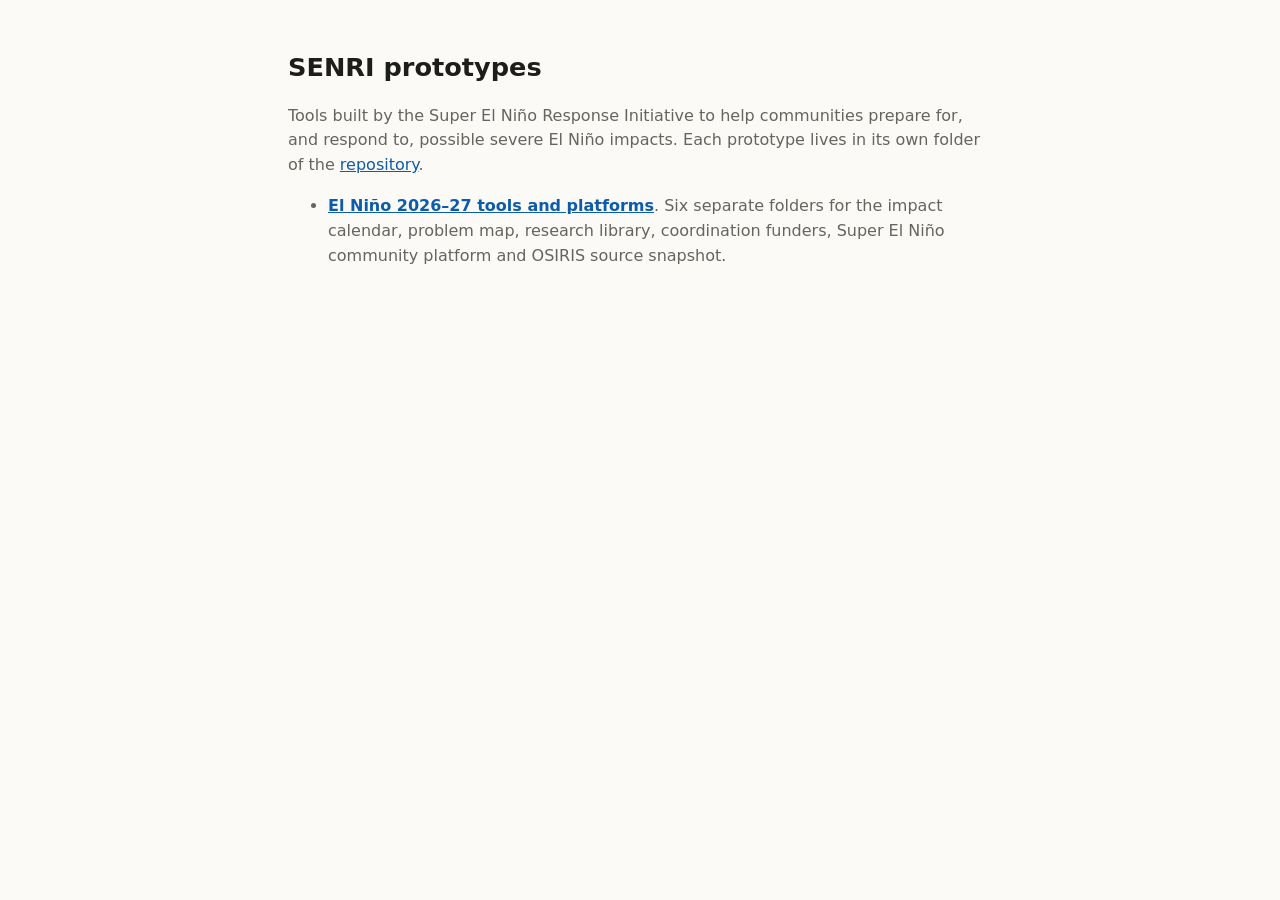
<file: index.html>
<!doctype html>
<html lang="en">
<head>
<meta charset="utf-8">
<meta name="viewport" content="width=device-width, initial-scale=1">
<title>SENRI prototypes</title>
<style>
  :root { color-scheme: light dark; --bg:#fbfaf7; --fg:#1d1d1b; --muted:#66645e; --link:#0b5cad; }
  @media (prefers-color-scheme: dark) { :root { --bg:#141413; --fg:#ecebe6; --muted:#a3a19a; --link:#7fb6f0; } }
  body { margin:0; background:var(--bg); color:var(--fg); font:16px/1.55 system-ui, sans-serif; }
  main { max-width:44rem; margin:0 auto; padding:3rem 16px; }
  h1 { font-size:1.6rem; margin:0 0 .5rem; }
  p, li { color:var(--muted); }
  a { color:var(--link); }
  li { margin:.6rem 0; }
  li a { font-weight:600; }
</style>
</head>
<body>
<main>
  <h1>SENRI prototypes</h1>
  <p>Tools built by the Super El Niño Response Initiative to help communities prepare for, and respond to, possible severe El Niño impacts. Each prototype lives in its own folder of the <a href="https://github.com/citizen-infra/senri">repository</a>.</p>
  <ul>
    <li><a href="el-nino/">El Niño 2026–27 tools and platforms</a>. Six separate folders for the impact calendar, problem map, research library, coordination funders, Super El Niño community platform and OSIRIS source snapshot.</li>
  </ul>
</main>
</body>
</html>
</file>
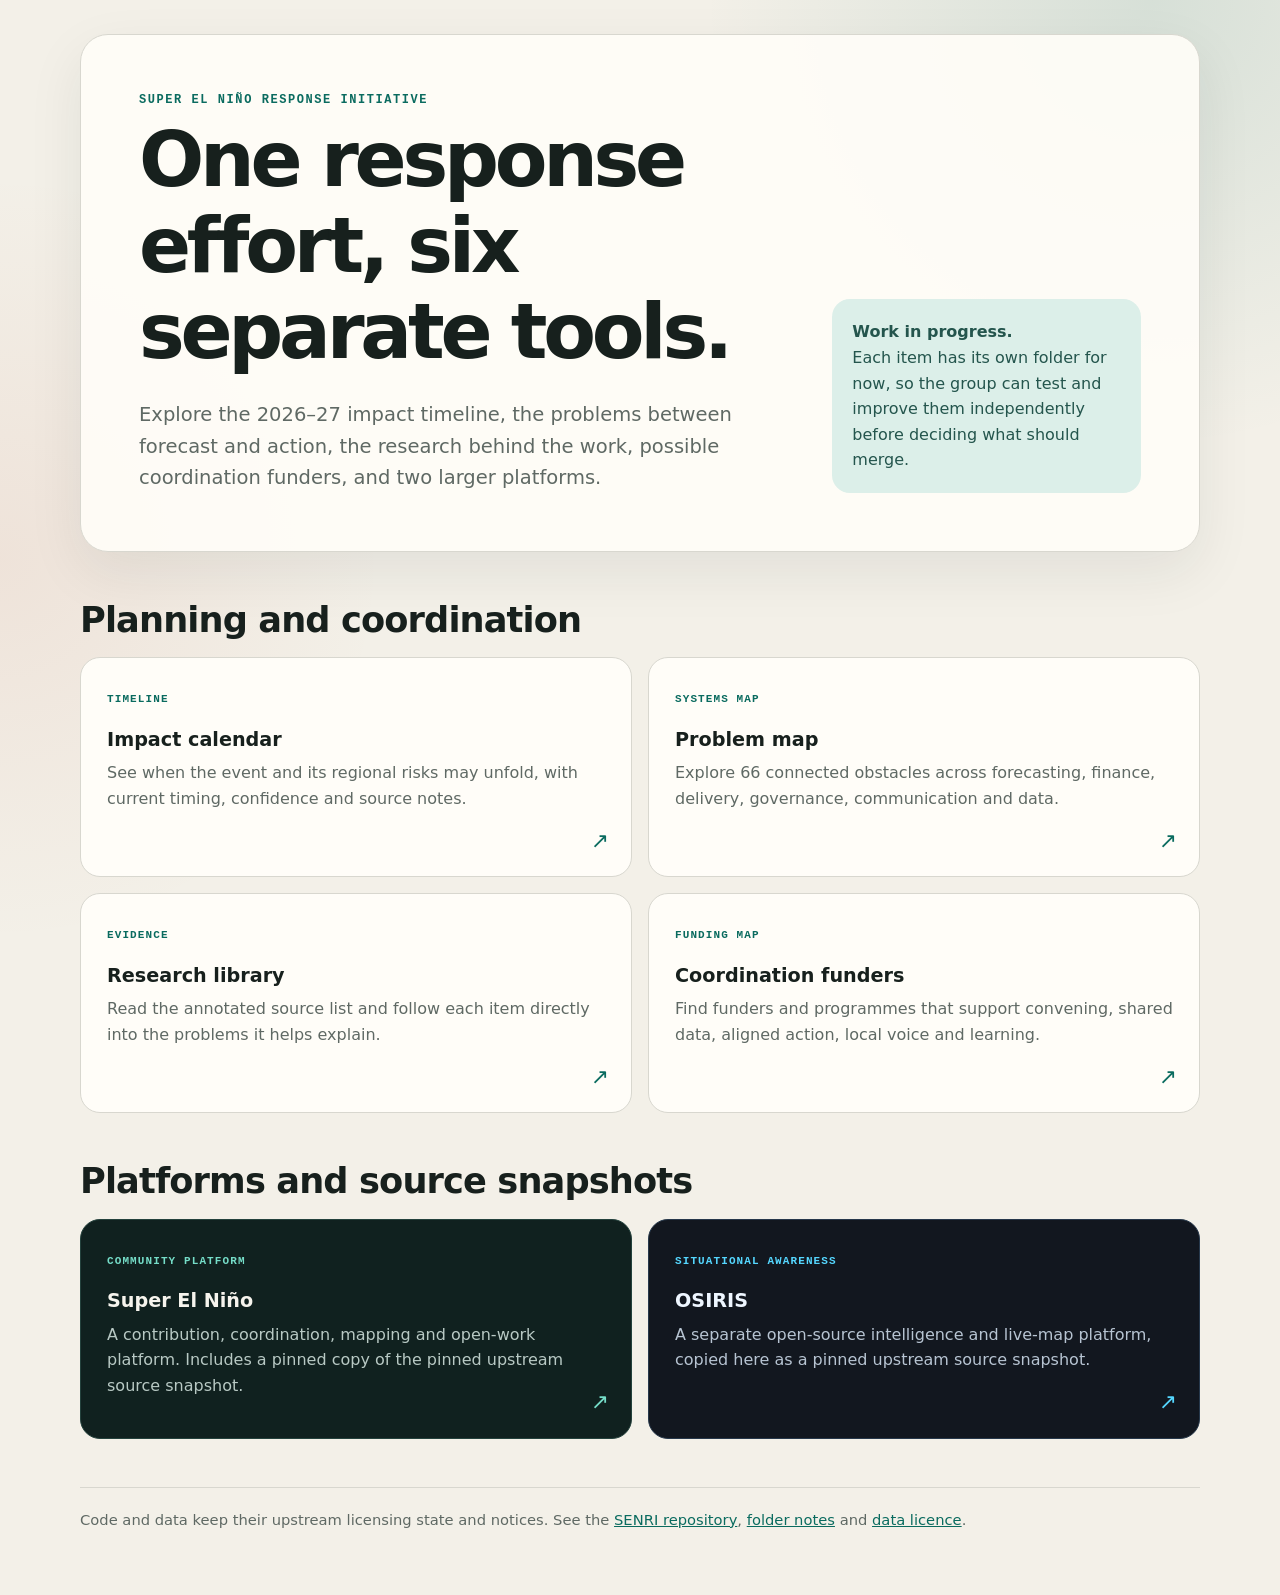
<file: el-nino/index.html>
<!doctype html>
<html lang="en">
<head>
<meta charset="utf-8">
<meta name="viewport" content="width=device-width, initial-scale=1">
<title>SENRI · El Niño tools</title>
<meta name="description" content="Separate tools, research and platform snapshots for community preparation and response to the 2026–27 El Niño.">
<link rel="stylesheet" href="hub.css">
</head>
<body>
<main class="shell">
  <section class="hero">
    <div>
      <p class="eyebrow">Super El Niño Response Initiative</p>
      <h1>One response effort, six separate tools.</h1>
      <p class="lede">Explore the 2026–27 impact timeline, the problems between forecast and action, the research behind the work, possible coordination funders, and two larger platforms.</p>
    </div>
    <p class="hero-note"><strong>Work in progress.</strong><br>Each item has its own folder for now, so the group can test and improve them independently before deciding what should merge.</p>
  </section>

  <h2>Planning and coordination</h2>
  <div class="grid">
    <a class="card" href="impact-calendar/">
      <span class="tag">Timeline</span>
      <h3>Impact calendar</h3>
      <p>See when the event and its regional risks may unfold, with current timing, confidence and source notes.</p>
    </a>
    <a class="card" href="problem-map/">
      <span class="tag">Systems map</span>
      <h3>Problem map</h3>
      <p>Explore 66 connected obstacles across forecasting, finance, delivery, governance, communication and data.</p>
    </a>
    <a class="card" href="research-library/">
      <span class="tag">Evidence</span>
      <h3>Research library</h3>
      <p>Read the annotated source list and follow each item directly into the problems it helps explain.</p>
    </a>
    <a class="card" href="coordination-funders/">
      <span class="tag">Funding map</span>
      <h3>Coordination funders</h3>
      <p>Find funders and programmes that support convening, shared data, aligned action, local voice and learning.</p>
    </a>
  </div>

  <h2>Platforms and source snapshots</h2>
  <div class="grid">
    <a class="card platform" href="community-platform/">
      <span class="tag">Community platform</span>
      <h3>Super El Niño</h3>
      <p>A contribution, coordination, mapping and open-work platform. Includes a pinned copy of the pinned upstream source snapshot.</p>
    </a>
    <a class="card osiris" href="osiris/">
      <span class="tag">Situational awareness</span>
      <h3>OSIRIS</h3>
      <p>A separate open-source intelligence and live-map platform, copied here as a pinned upstream source snapshot.</p>
    </a>
  </div>

  <footer>Code and data keep their upstream licensing state and notices. See the <a href="https://github.com/citizen-infra/senri">SENRI repository</a>, <a href="README.md">folder notes</a> and <a href="LICENSE-DATA.md">data licence</a>.</footer>
</main>
</body>
</html>
</file>
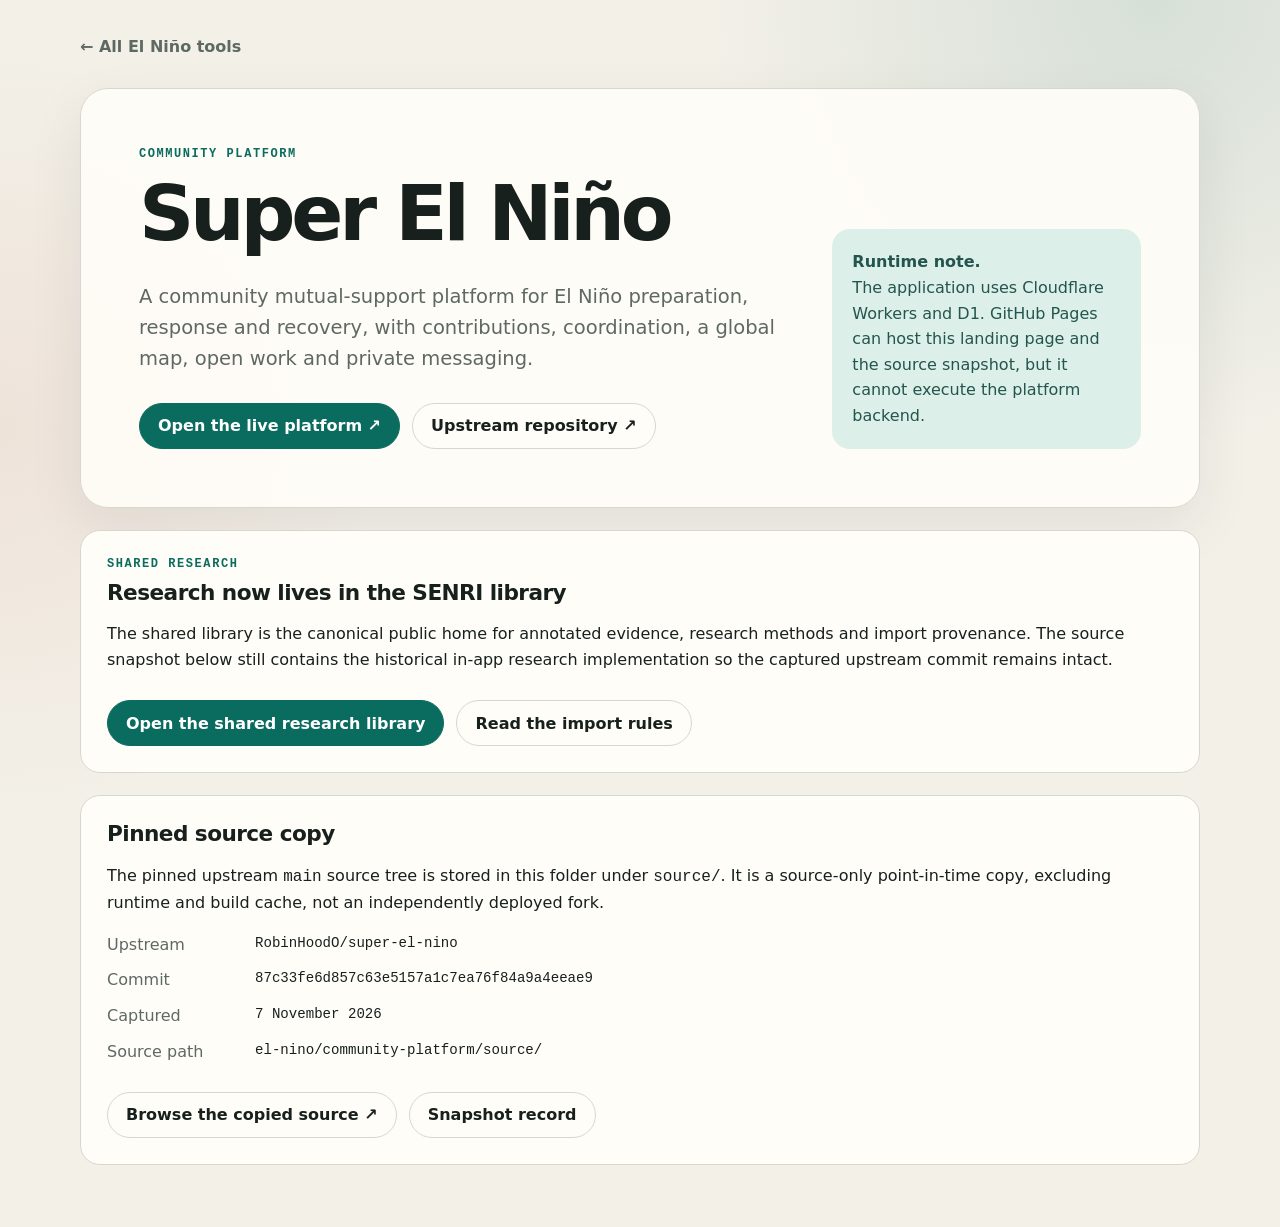
<file: el-nino/community-platform/index.html>
<!doctype html>
<html lang="en">
<head>
<meta charset="utf-8">
<meta name="viewport" content="width=device-width, initial-scale=1">
<title>Super El Niño community platform · SENRI</title>
<meta name="description" content="The Super El Niño community mutual-support platform and its pinned source snapshot.">
<link rel="stylesheet" href="../hub.css">
</head>
<body>
<main class="shell">
  <a class="back" href="../">← All El Niño tools</a>
  <section class="hero">
    <div>
      <p class="eyebrow">Community platform</p>
      <h1>Super El Niño</h1>
      <p class="lede">A community mutual-support platform for El Niño preparation, response and recovery, with contributions, coordination, a global map, open work and private messaging.</p>
      <div class="actions">
        <a class="button primary" href="https://super-el-nino.thrivbe.workers.dev/">Open the live platform ↗</a>
        <a class="button" href="https://github.com/RobinHoodO/super-el-nino">Upstream repository ↗</a>
      </div>
    </div>
    <p class="hero-note"><strong>Runtime note.</strong><br>The application uses Cloudflare Workers and D1. GitHub Pages can host this landing page and the source snapshot, but it cannot execute the platform backend.</p>
  </section>

  <section class="panel">
    <p class="eyebrow">Shared research</p>
    <h2>Research now lives in the SENRI library</h2>
    <p>The shared library is the canonical public home for annotated evidence, research methods and import provenance. The source snapshot below still contains the historical in-app research implementation so the captured upstream commit remains intact.</p>
    <div class="actions">
      <a class="button primary" href="../research-library/">Open the shared research library</a>
      <a class="button" href="../docs/RESEARCH-IMPORTS.md">Read the import rules</a>
    </div>
  </section>

  <section class="panel">
    <h2>Pinned source copy</h2>
    <p>The pinned upstream <code>main</code> source tree is stored in this folder under <code>source/</code>. It is a source-only point-in-time copy, excluding runtime and build cache, not an independently deployed fork.</p>
    <dl class="meta">
      <dt>Upstream</dt><dd>RobinHoodO/super-el-nino</dd>
      <dt>Commit</dt><dd>87c33fe6d857c63e5157a1c7ea76f84a9a4eeae9</dd>
      <dt>Captured</dt><dd>7 November 2026</dd>
      <dt>Source path</dt><dd>el-nino/community-platform/source/</dd>
    </dl>
    <div class="actions">
      <a class="button" href="https://github.com/Citizen-Infra/senri/tree/main/el-nino/community-platform/source">Browse the copied source ↗</a>
      <a class="button" href="SNAPSHOT.md">Snapshot record</a>
    </div>
  </section>
</main>
</body>
</html>
</file>
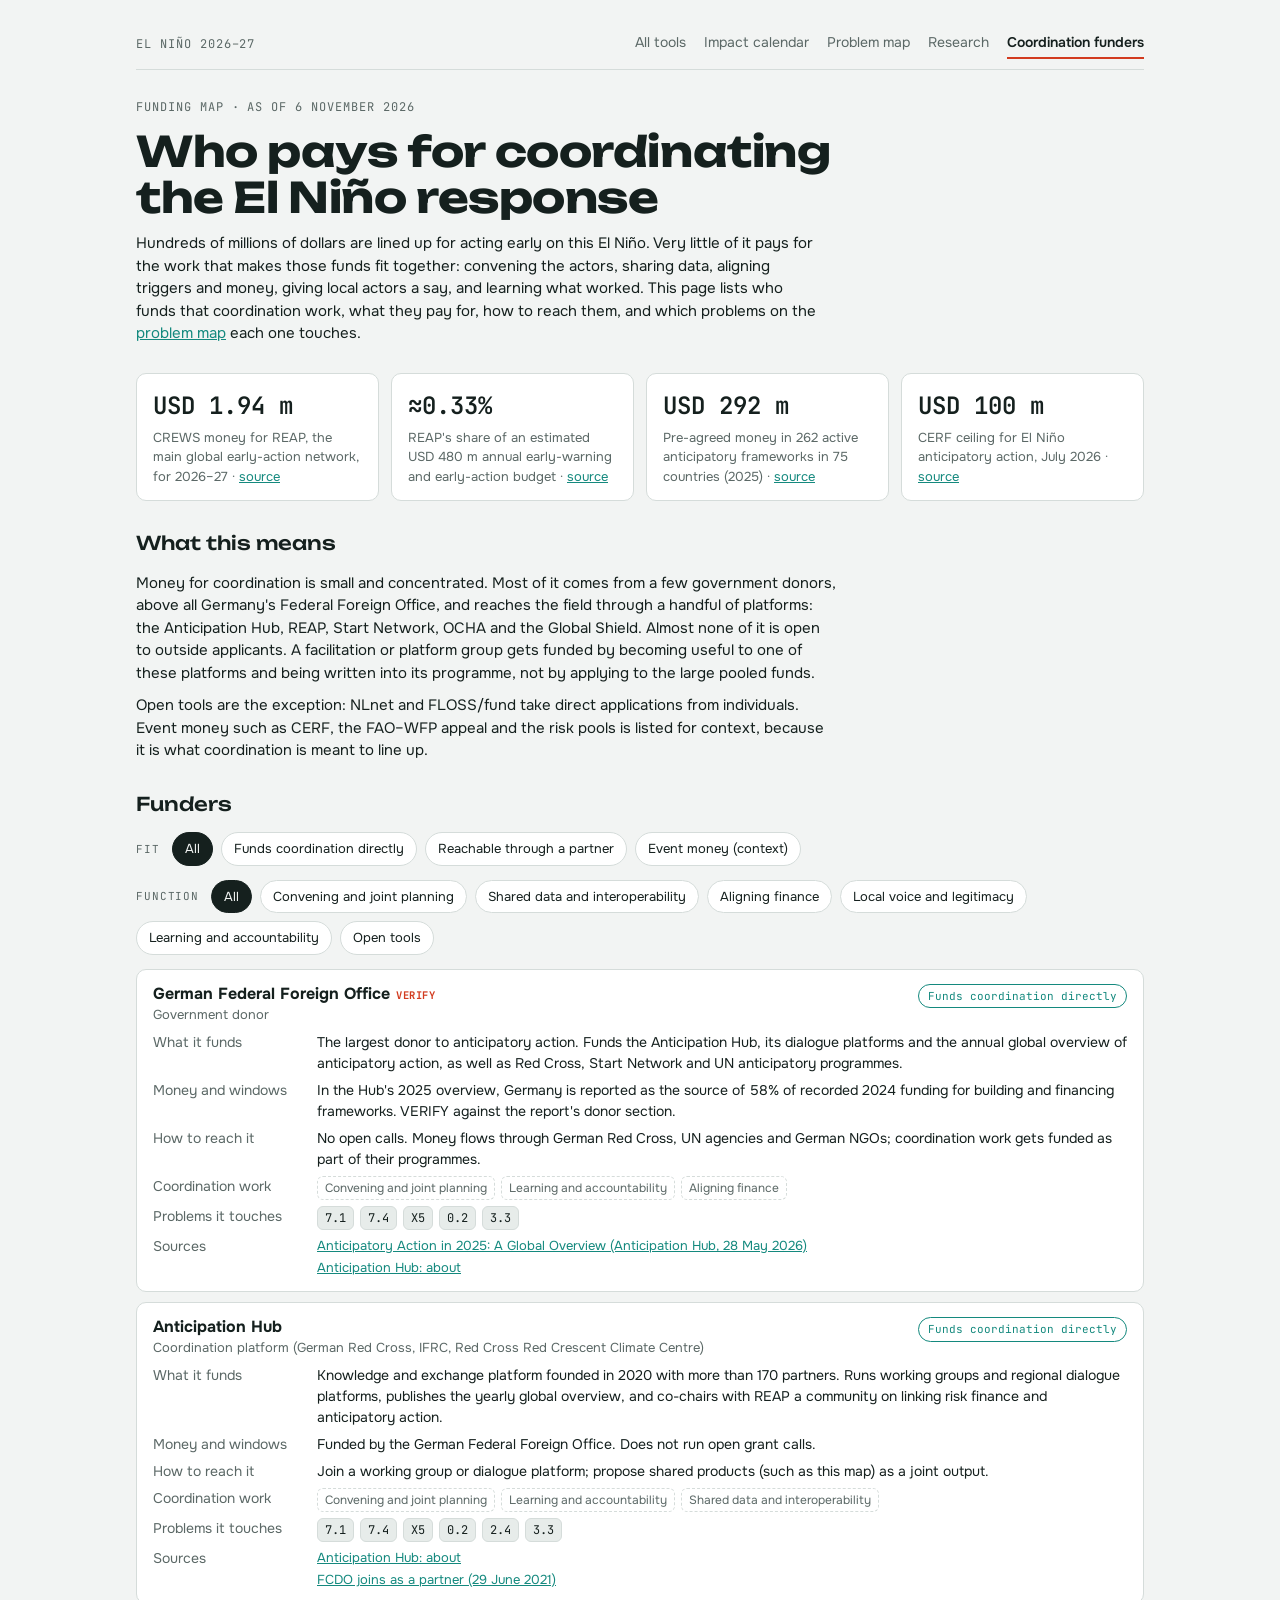
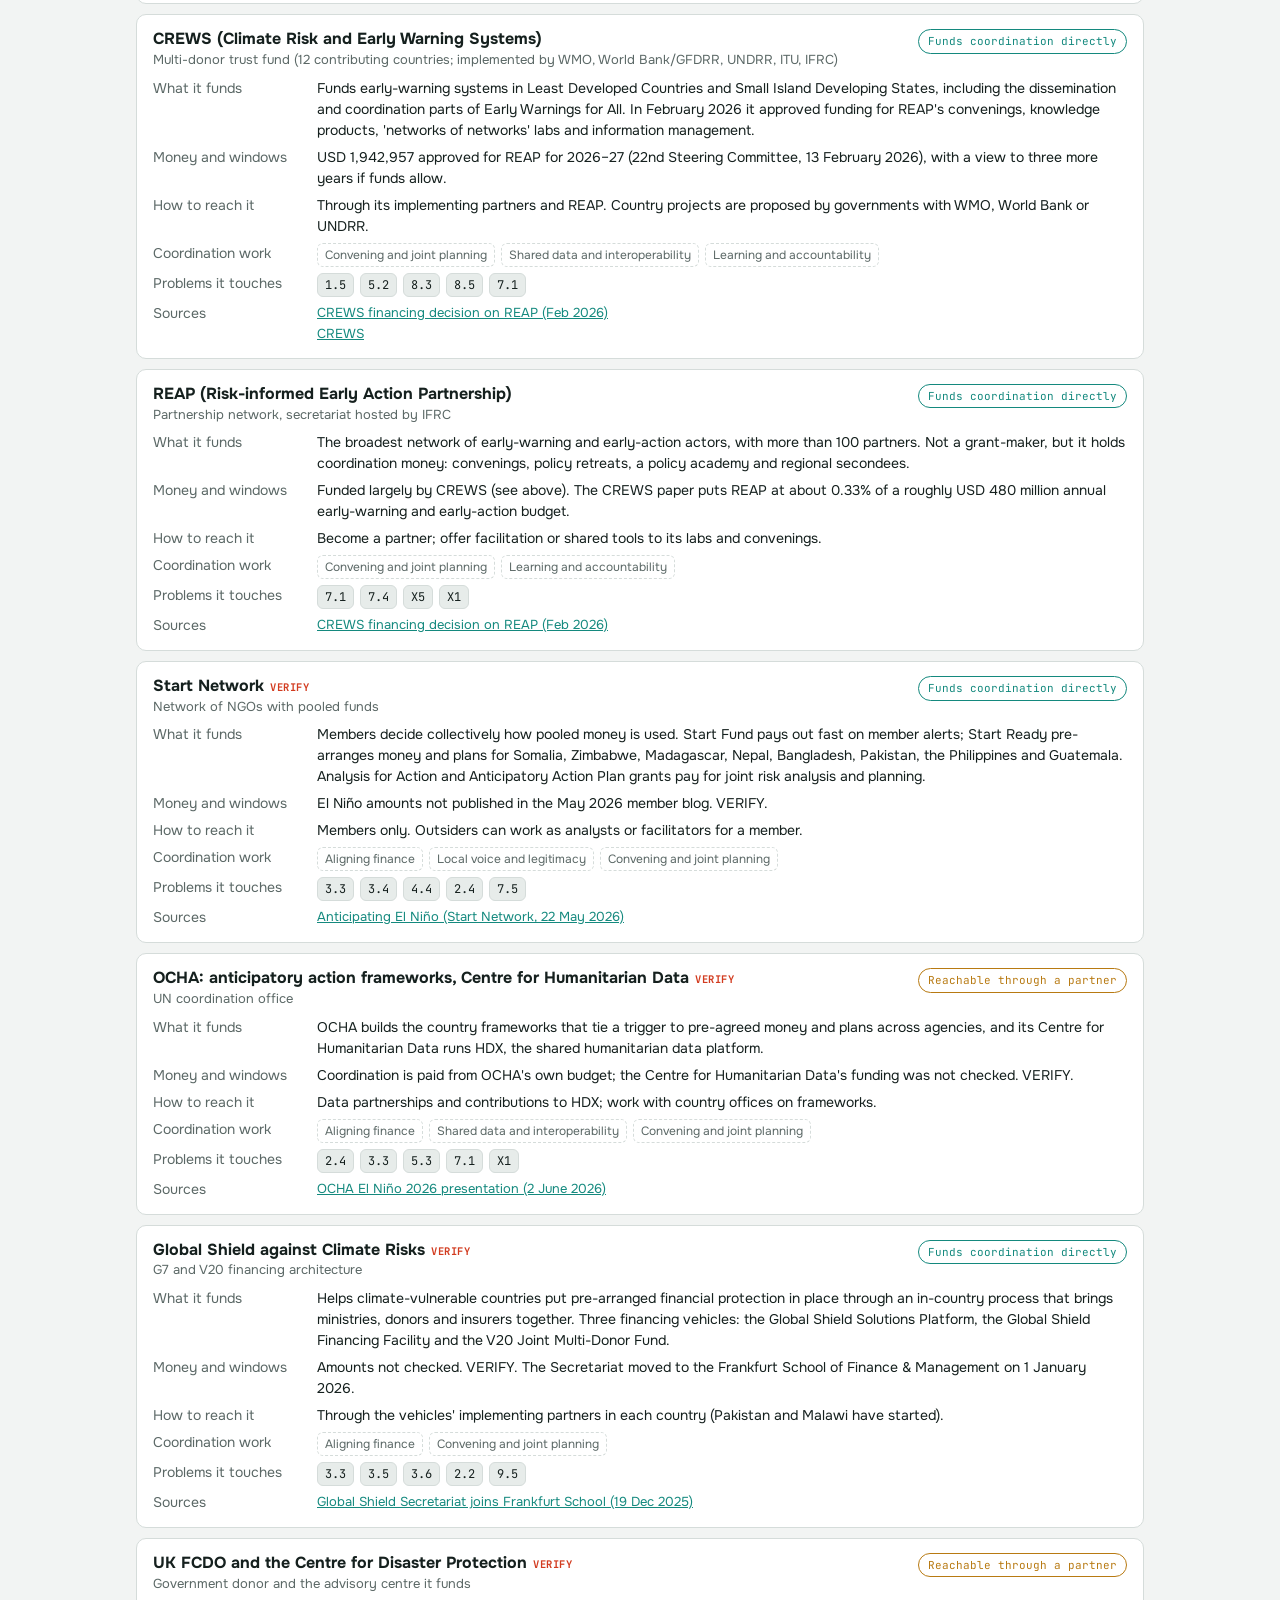
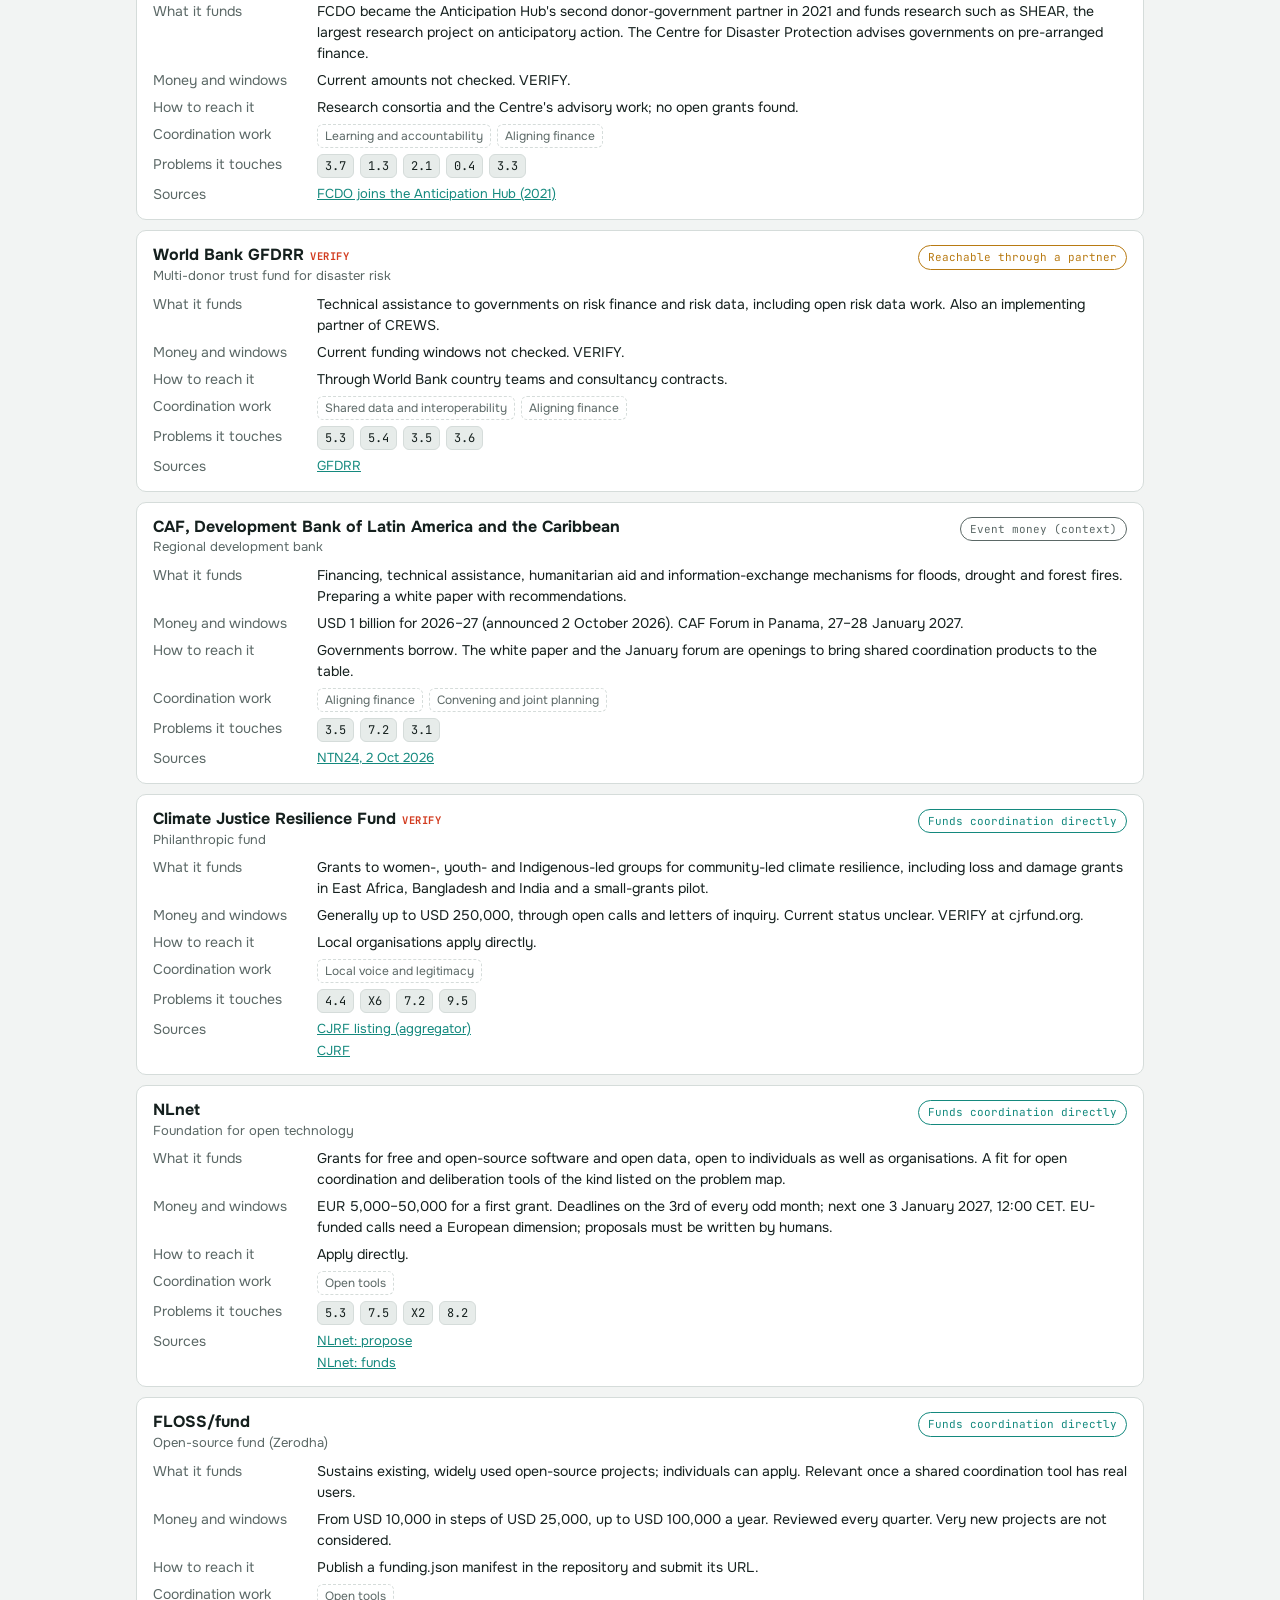
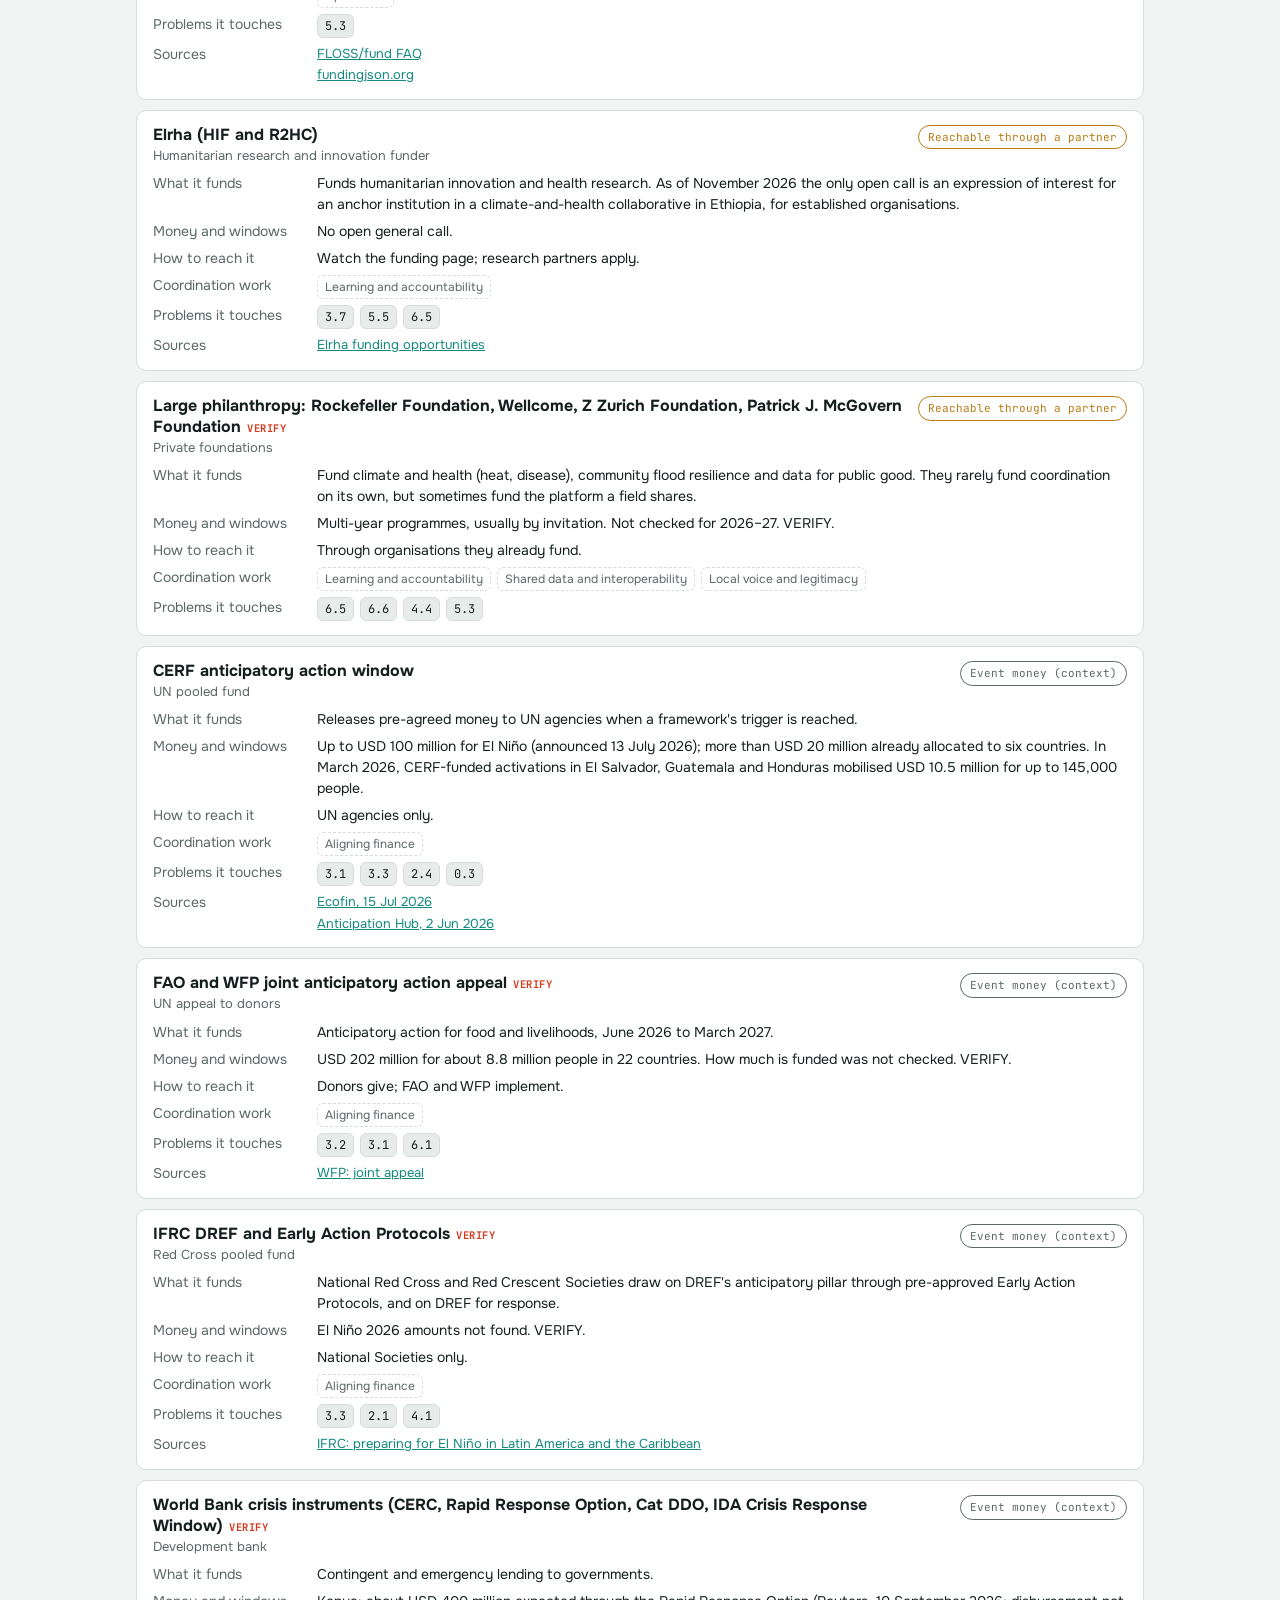
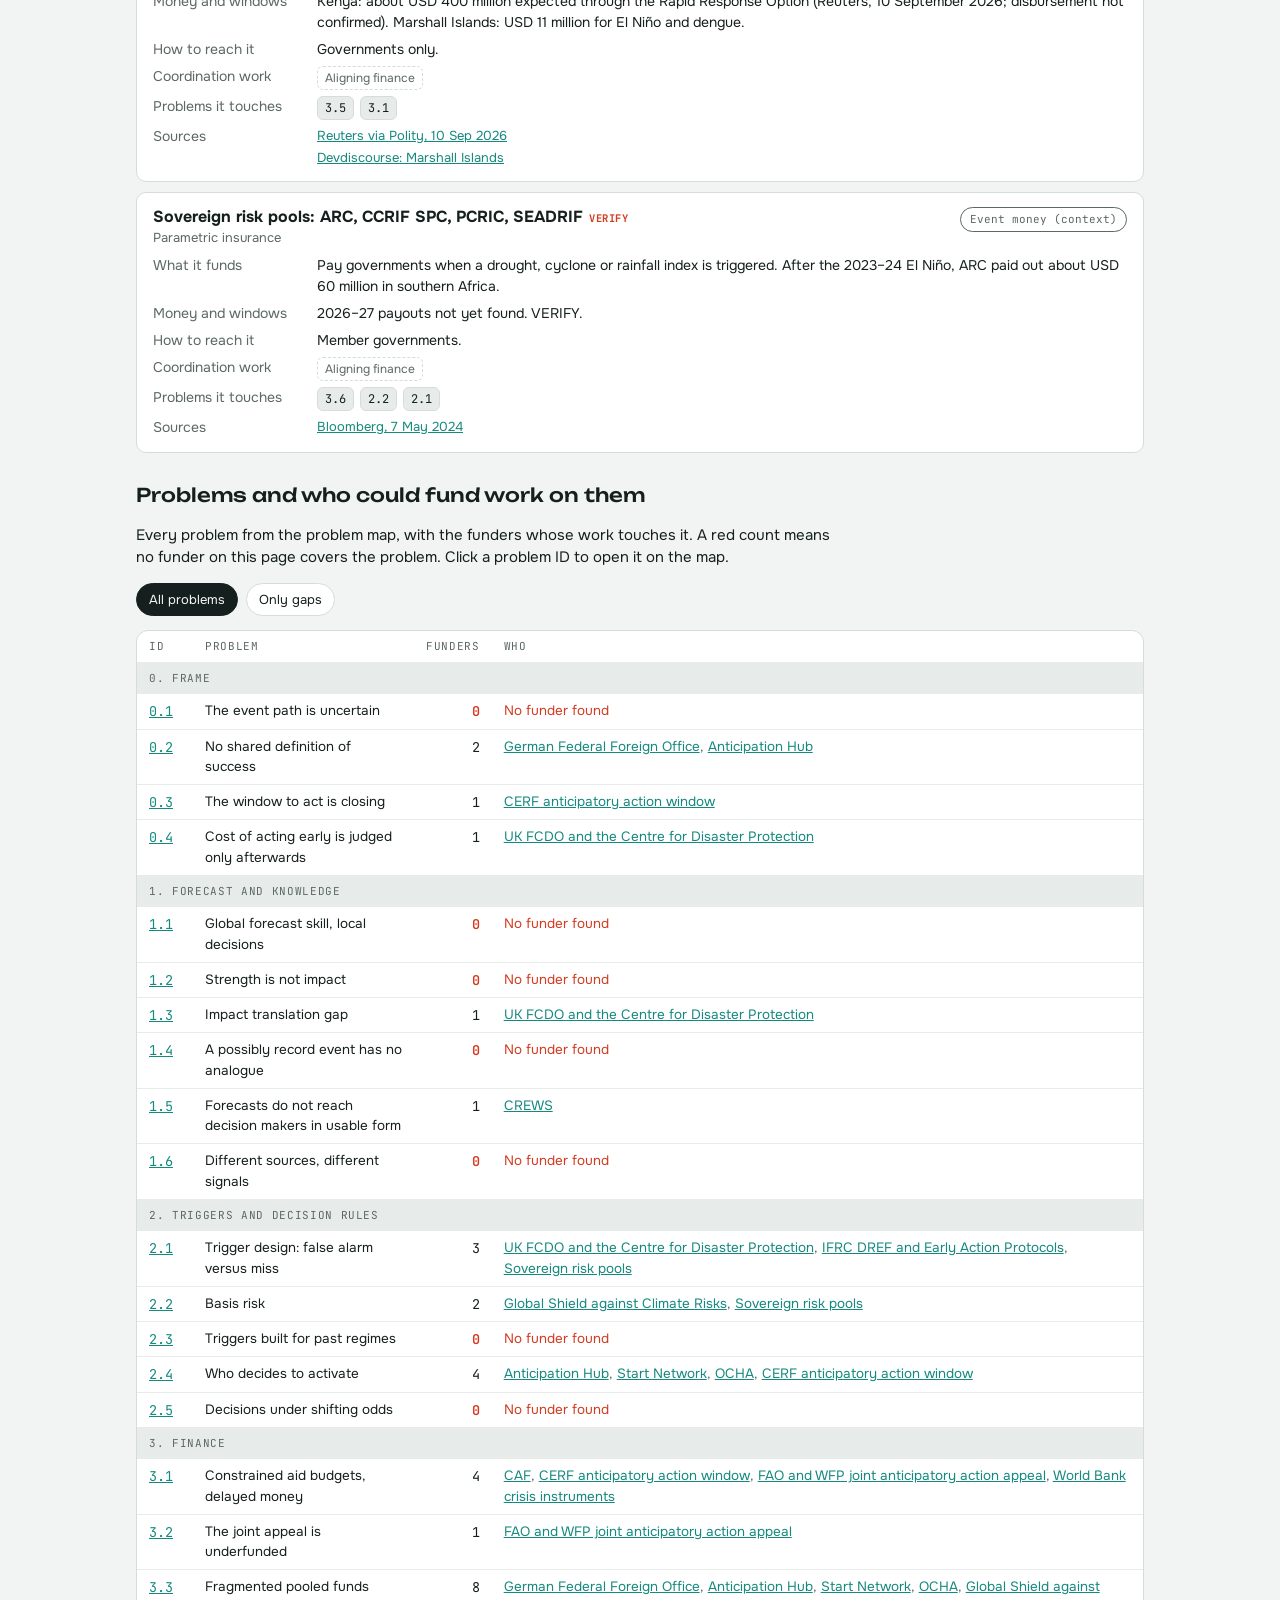
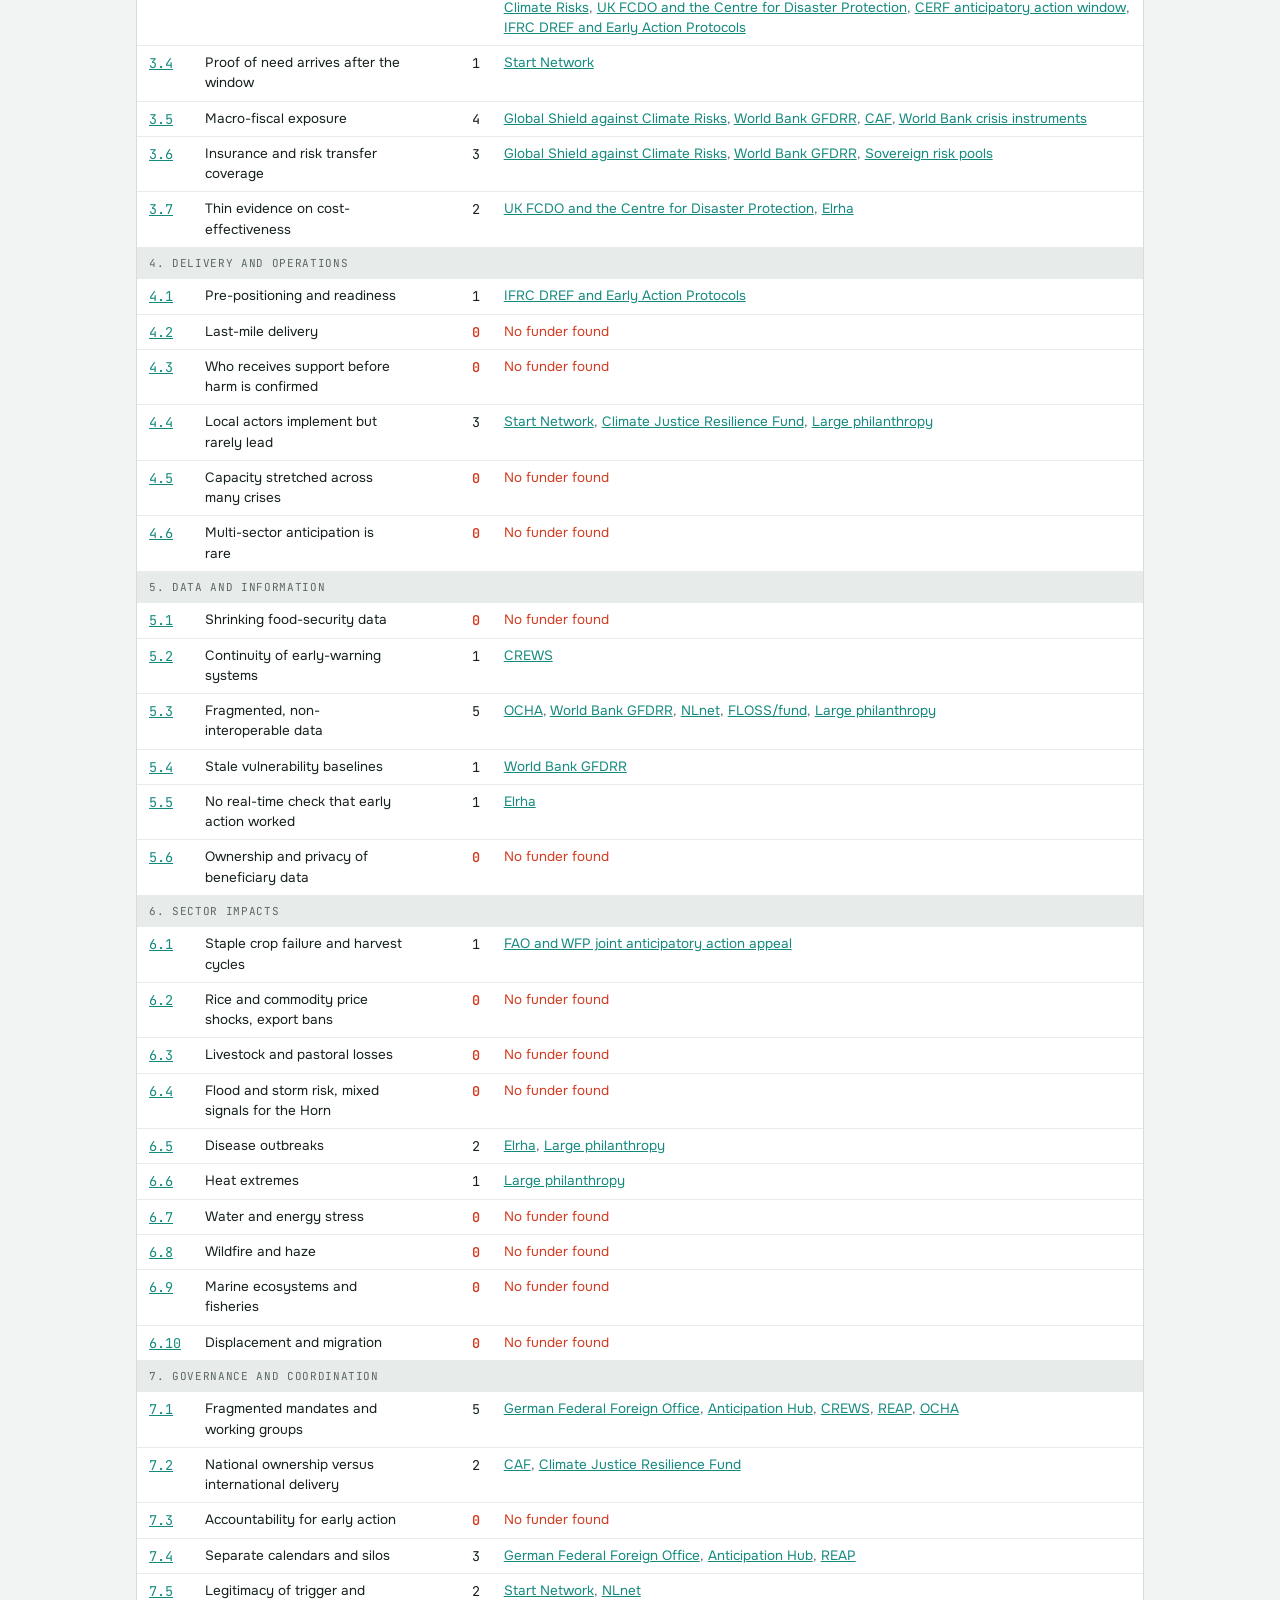
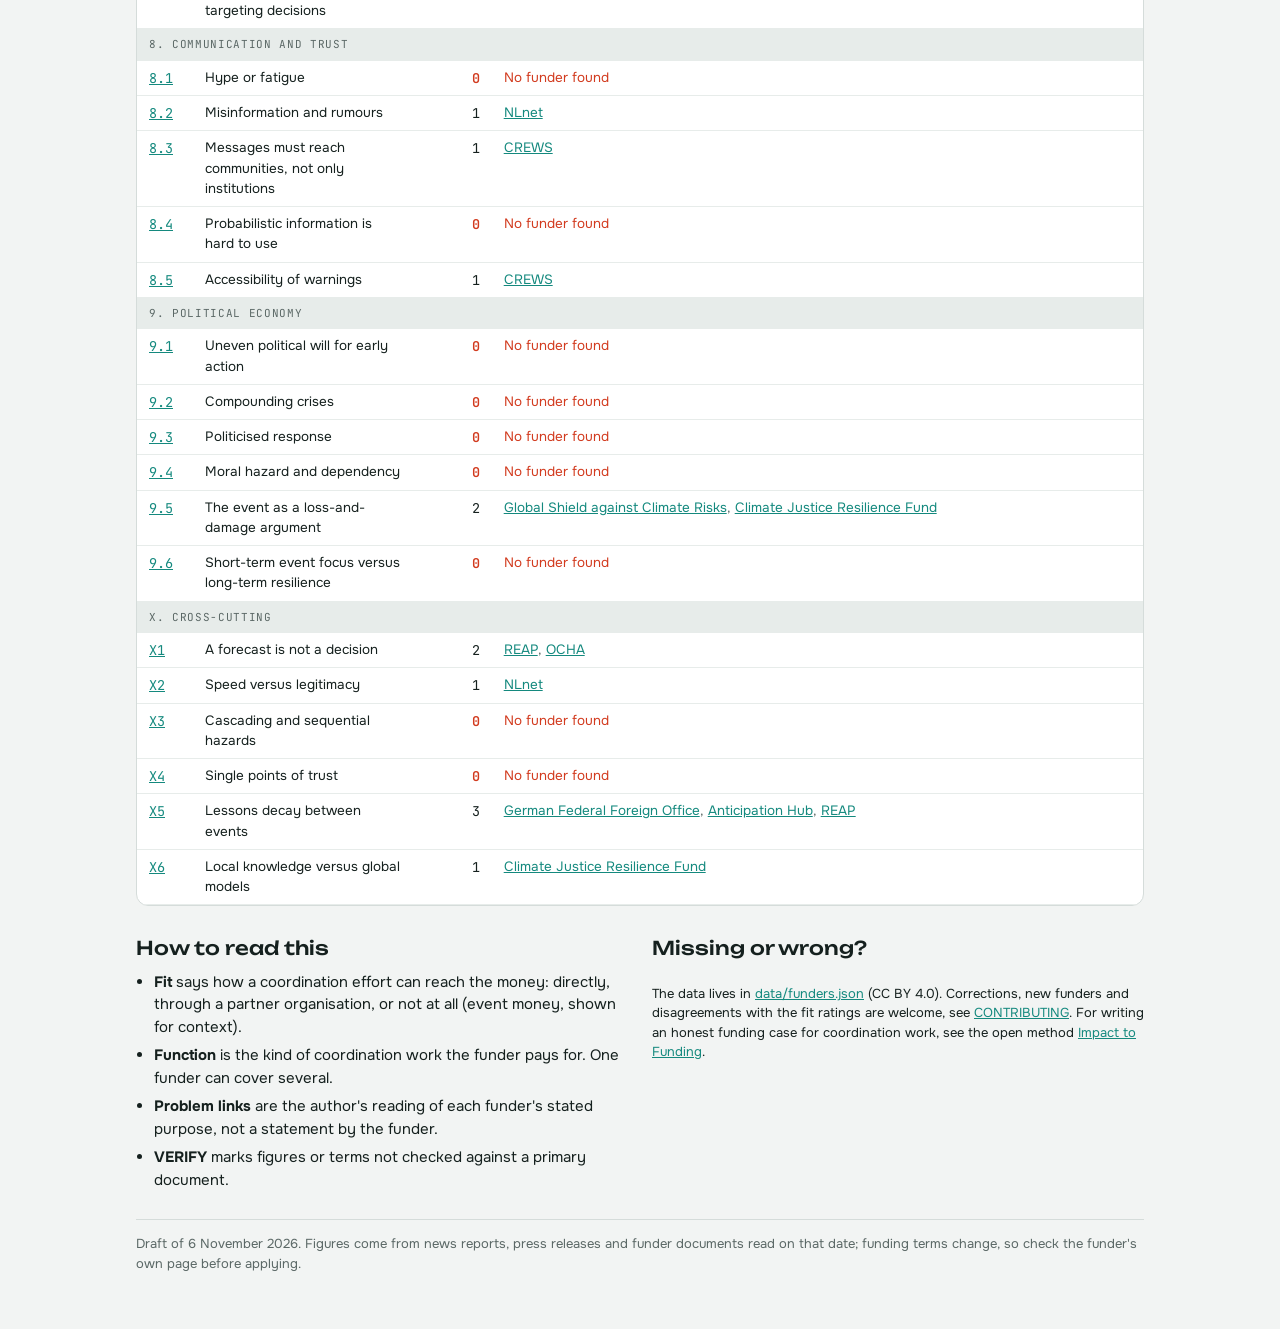
<file: el-nino/coordination-funders/index.html>
<!doctype html>
<html lang="en">
<head>
<meta charset="utf-8">
<meta name="viewport" content="width=device-width, initial-scale=1, viewport-fit=cover">
<title>El Niño 2026–27 Coordination Funders</title>
<meta name="description" content="Who pays for coordinating the 2026–27 El Niño response: convening, shared data, aligned finance, local voice and learning, linked to the problems on the problem map.">
<link rel="preconnect" href="https://fonts.googleapis.com">
<link rel="preconnect" href="https://fonts.gstatic.com" crossorigin>
<link rel="stylesheet" href="https://fonts.googleapis.com/css2?family=Unbounded:wght@500;700&family=Onest:wght@400;500;600&family=JetBrains+Mono:wght@400;600&display=swap">
<link rel="stylesheet" href="funders.css">
<link rel="stylesheet" href="../shared/nav.css">
</head>
<body>
<div class="wrap">
  <nav class="site-nav" aria-label="Site">
    <span class="brand">El Niño 2026–27</span>
    <a href="../">All tools</a>
    <a href="../impact-calendar/">Impact calendar</a>
    <a href="../problem-map/">Problem map</a>
    <a href="../research-library/">Research</a>
    <a href="../coordination-funders/" aria-current="page">Coordination funders</a>
  </nav>

  <header>
    <div class="eyebrow">Funding map · as of 6 November 2026</div>
    <h1>Who pays for coordinating the El Niño response</h1>
    <p class="lede">Hundreds of millions of dollars are lined up for acting early on this El Niño. Very little of it pays for the work that makes those funds fit together: convening the actors, sharing data, aligning triggers and money, giving local actors a say, and learning what worked. This page lists who funds that coordination work, what they pay for, how to reach them, and which problems on the <a href="../problem-map/">problem map</a> each one touches.</p>
  </header>

  <div class="status" id="figures"></div>

  <section class="block">
    <h2>What this means</h2>
    <p class="prose">Money for coordination is small and concentrated. Most of it comes from a few government donors, above all Germany's Federal Foreign Office, and reaches the field through a handful of platforms: the Anticipation Hub, REAP, Start Network, OCHA and the Global Shield. Almost none of it is open to outside applicants. A facilitation or platform group gets funded by becoming useful to one of these platforms and being written into its programme, not by applying to the large pooled funds.</p>
    <p class="prose">Open tools are the exception: NLnet and FLOSS/fund take direct applications from individuals. Event money such as CERF, the FAO–WFP appeal and the risk pools is listed for context, because it is what coordination is meant to line up.</p>
  </section>

  <section class="block">
    <h2>Funders</h2>
    <div class="filters" role="group" aria-label="Filter by fit" id="fit-filters"><span class="lab">Fit</span></div>
    <div class="filters" role="group" aria-label="Filter by coordination function" id="fn-filters"><span class="lab">Function</span></div>
    <div class="flist" id="list"></div>
  </section>

  <section class="block">
    <h2>Problems and who could fund work on them</h2>
    <p class="prose">Every problem from the problem map, with the funders whose work touches it. A red count means no funder on this page covers the problem. Click a problem ID to open it on the map.</p>
    <div class="filters" role="group" aria-label="Show" id="cov-filters">
      <button type="button" id="cov-all" data-c="all" aria-pressed="true">All problems</button>
      <button type="button" id="cov-gaps" data-c="gaps" aria-pressed="false">Only gaps</button>
    </div>
    <div class="cov"><table><thead><tr><th>ID</th><th>Problem</th><th>Funders</th><th>Who</th></tr></thead><tbody id="cov"></tbody></table></div>
  </section>

  <div class="notes">
    <section>
      <h2>How to read this</h2>
      <ul>
        <li><b>Fit</b> says how a coordination effort can reach the money: directly, through a partner organisation, or not at all (event money, shown for context).</li>
        <li><b>Function</b> is the kind of coordination work the funder pays for. One funder can cover several.</li>
        <li><b>Problem links</b> are the author's reading of each funder's stated purpose, not a statement by the funder.</li>
        <li><b>VERIFY</b> marks figures or terms not checked against a primary document.</li>
      </ul>
    </section>
    <section>
      <h2>Missing or wrong?</h2>
      <p class="small">The data lives in <a href="../data/funders.json">data/funders.json</a> (CC BY 4.0). Corrections, new funders and disagreements with the fit ratings are welcome, see <a href="https://github.com/citizen-infra/senri/blob/main/el-nino/CONTRIBUTING.md">CONTRIBUTING</a>. For writing an honest funding case for coordination work, see the open method <a href="https://github.com/zhiganov/impact-to-funding">Impact to Funding</a>.</p>
    </section>
  </div>

  <footer>Draft of 6 November 2026. Figures come from news reports, press releases and funder documents read on that date; funding terms change, so check the funder's own page before applying.</footer>
</div>
<script src="funders.js"></script>
</body>
</html>
</file>
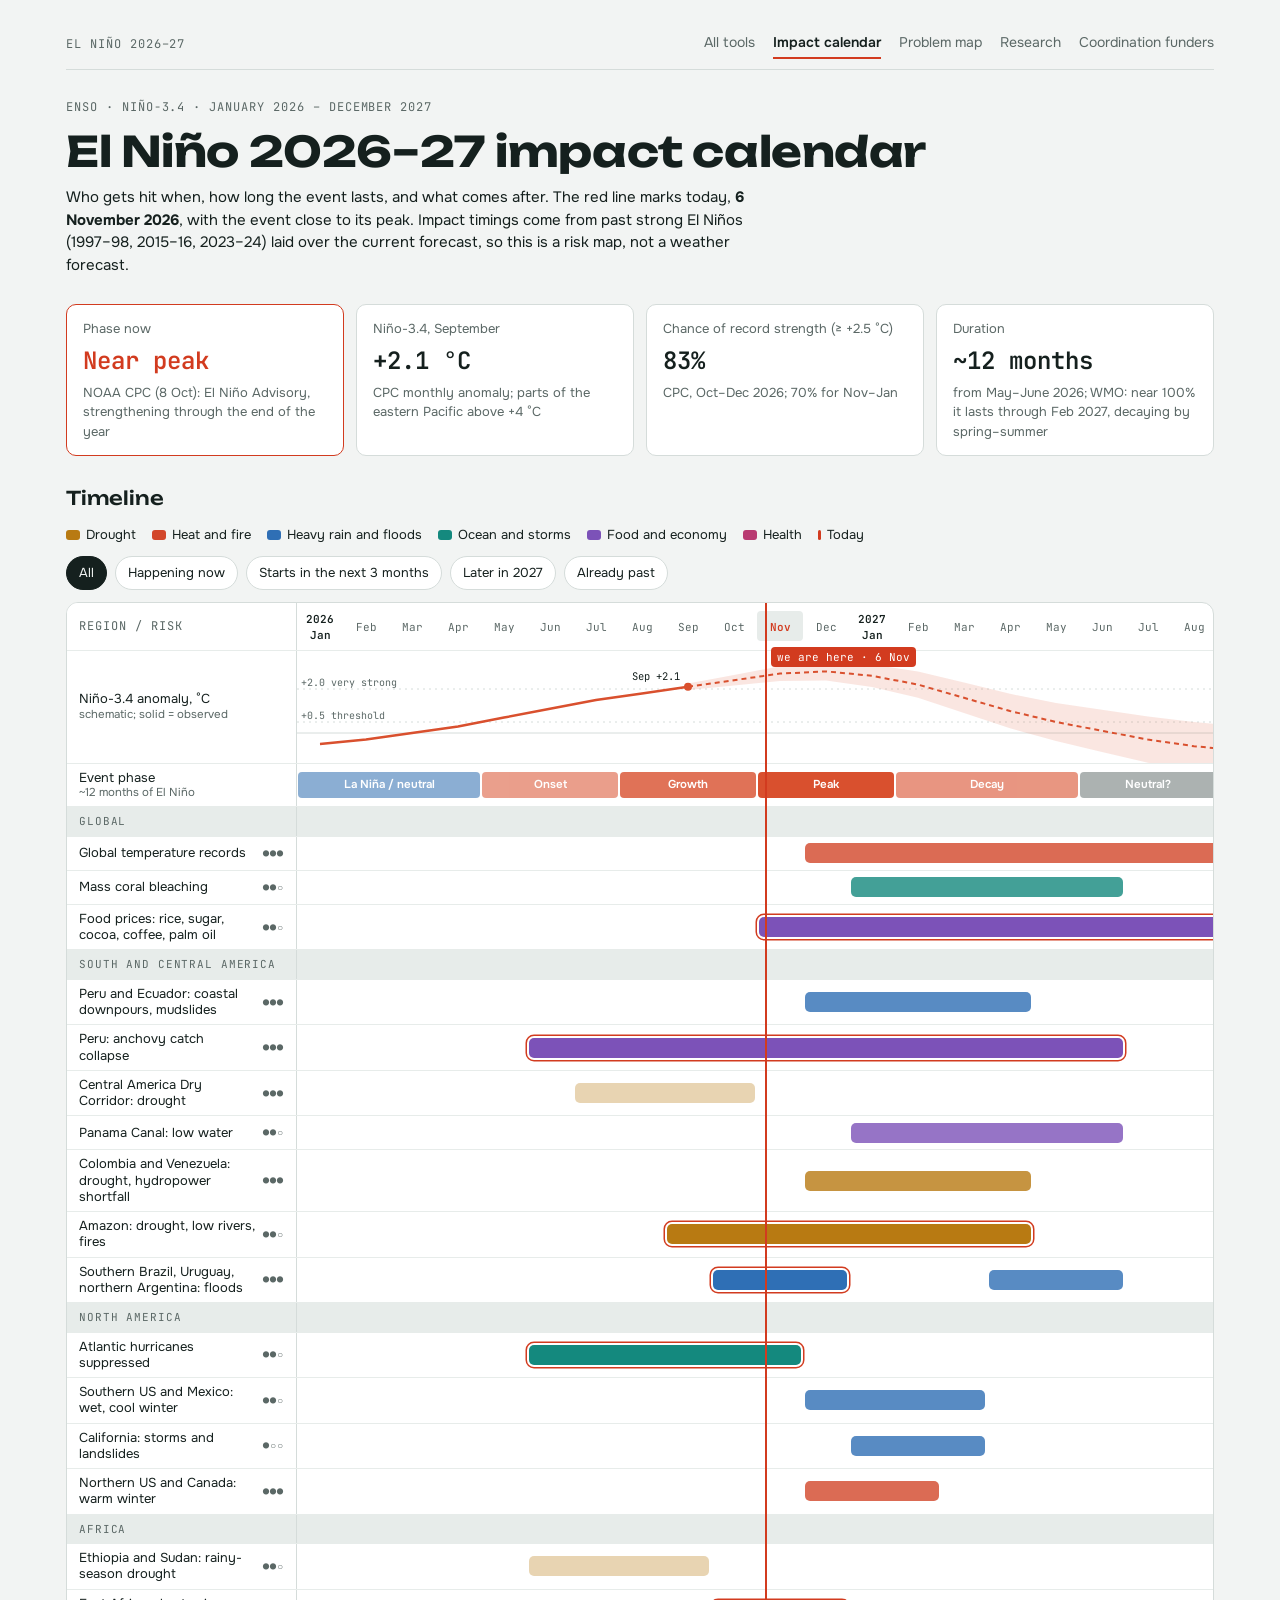
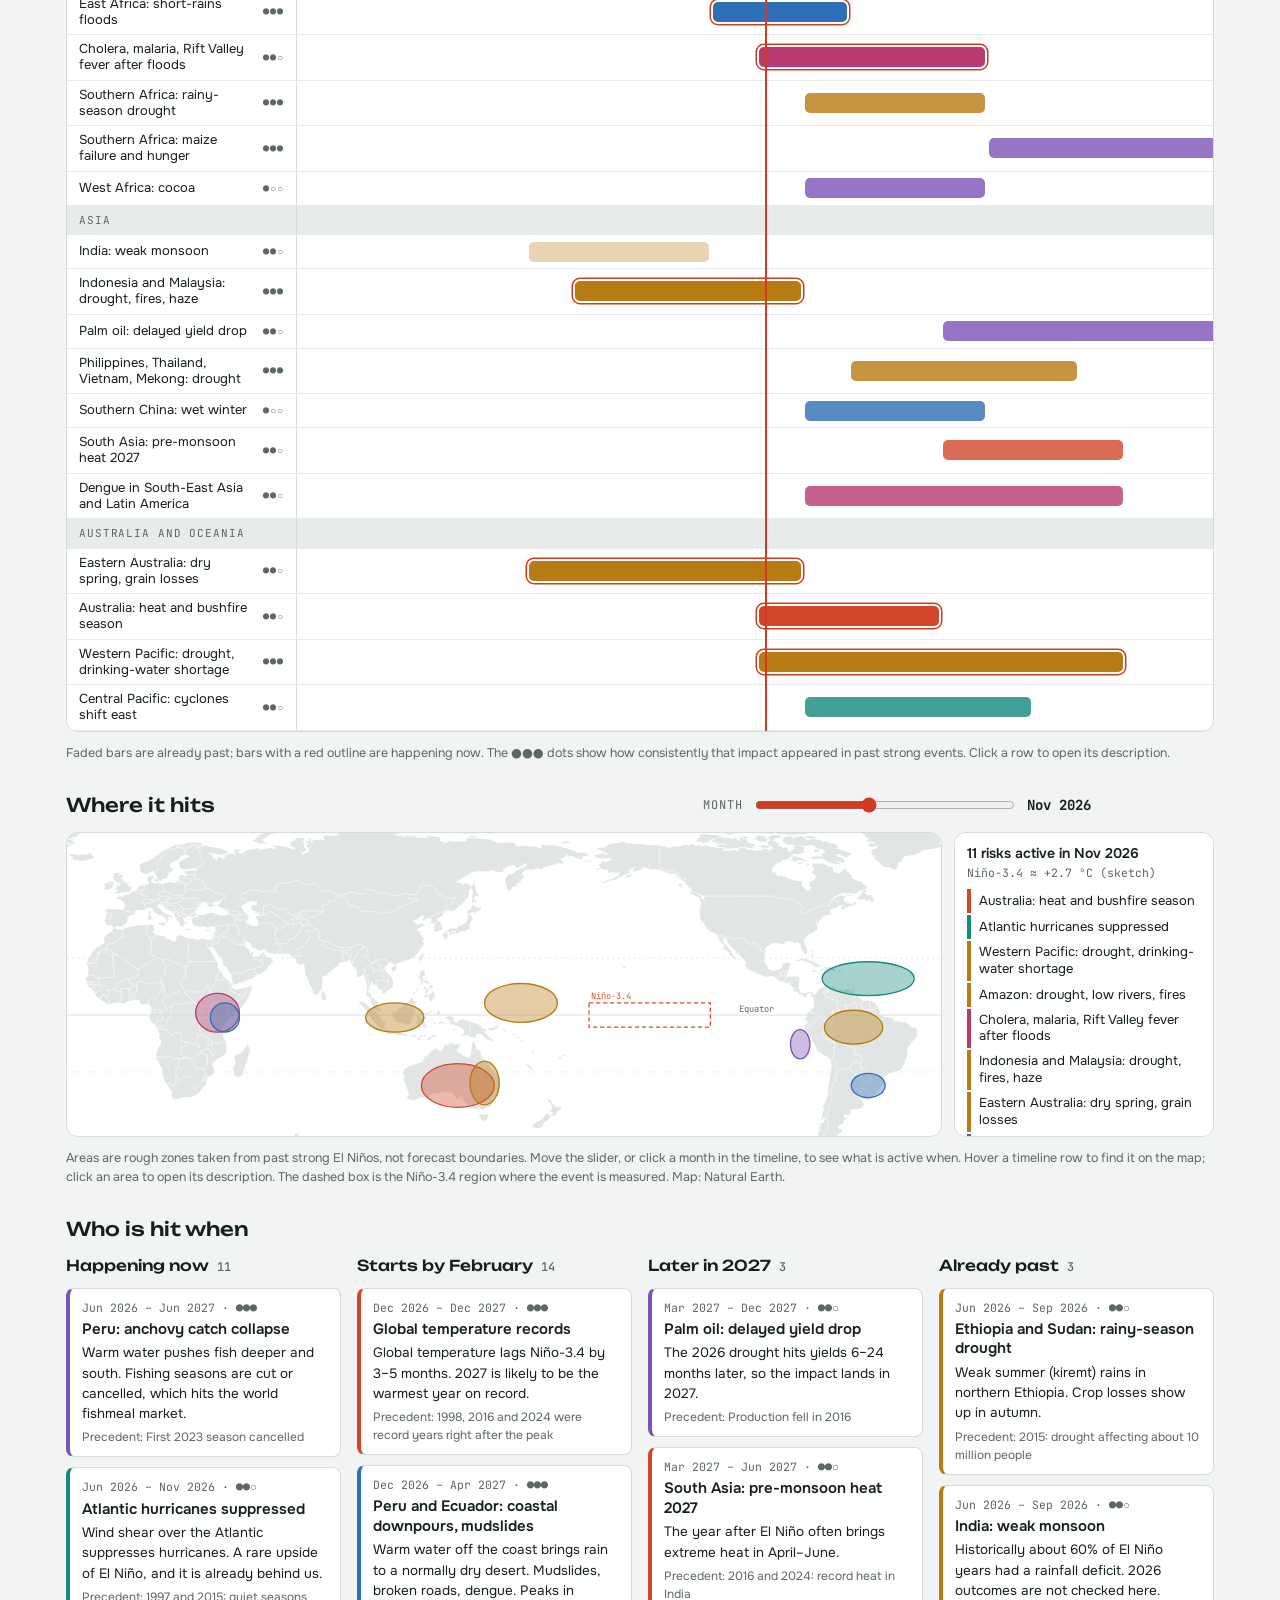
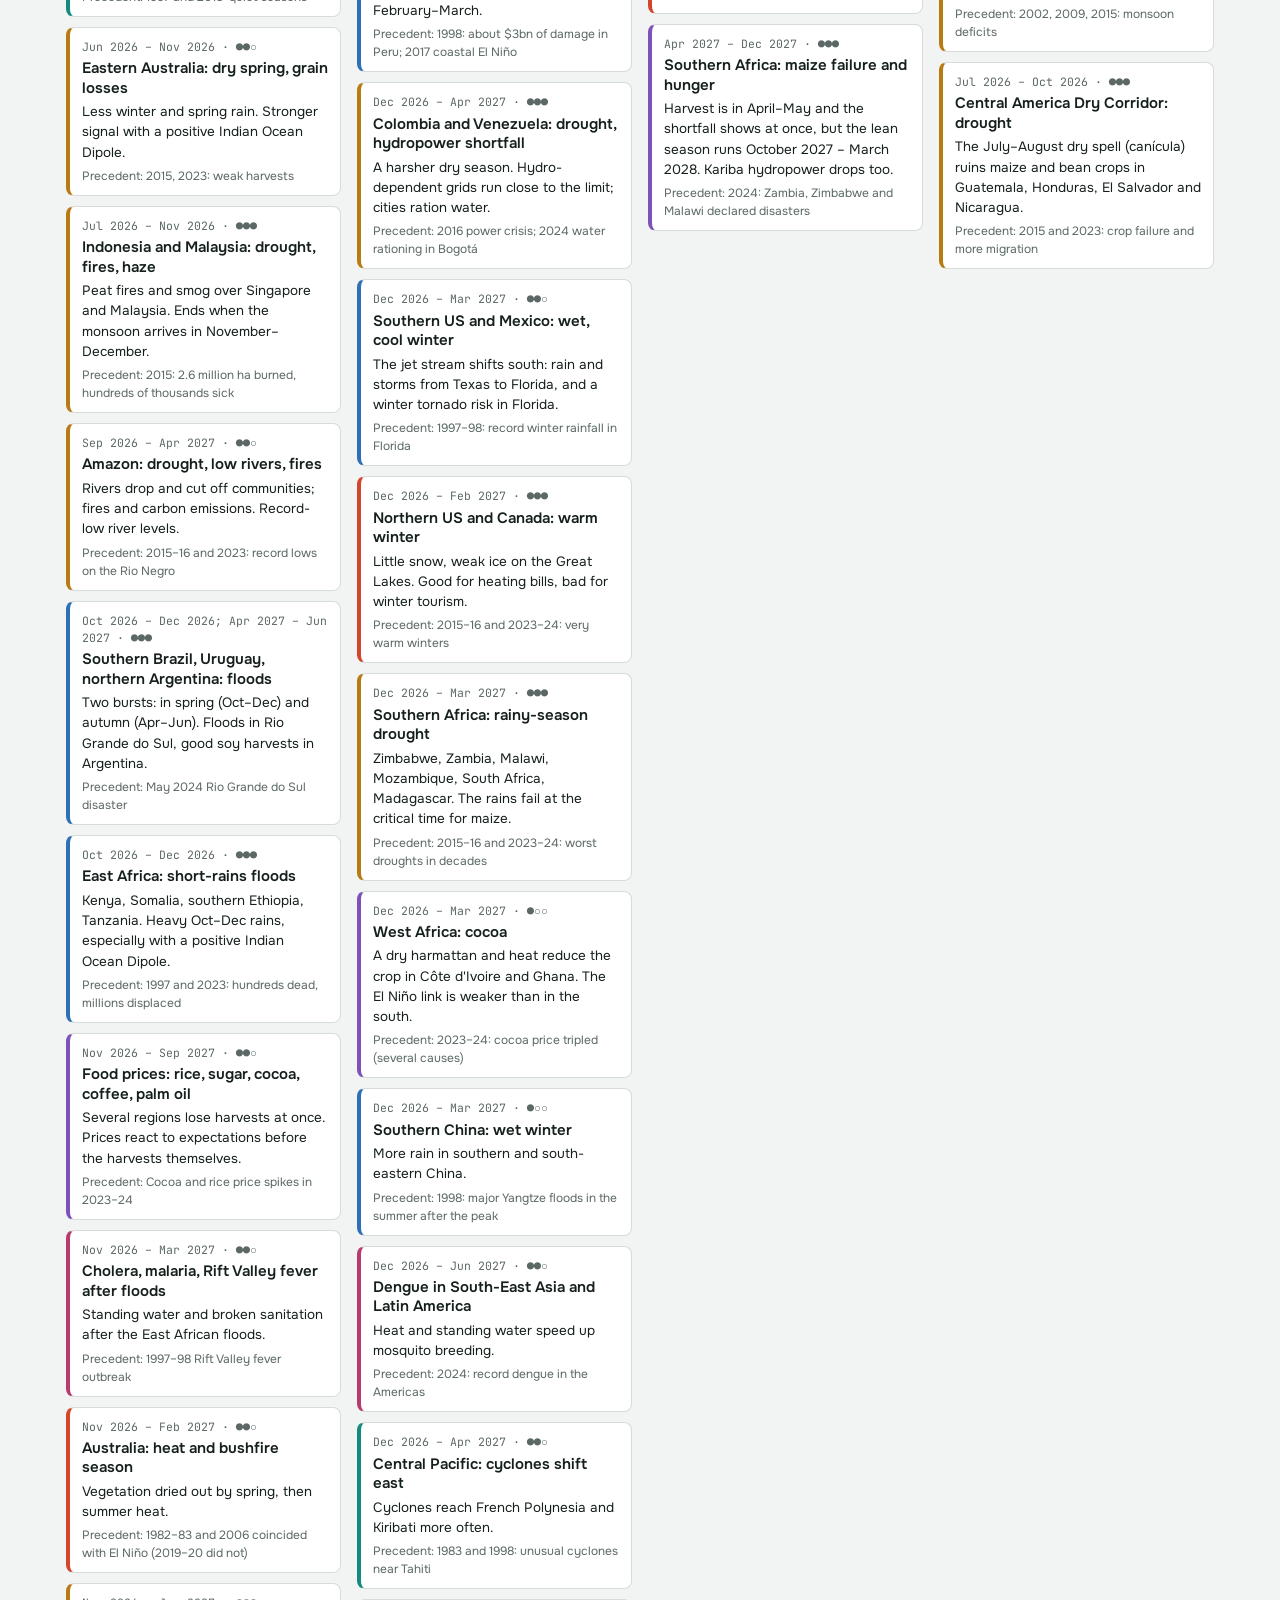
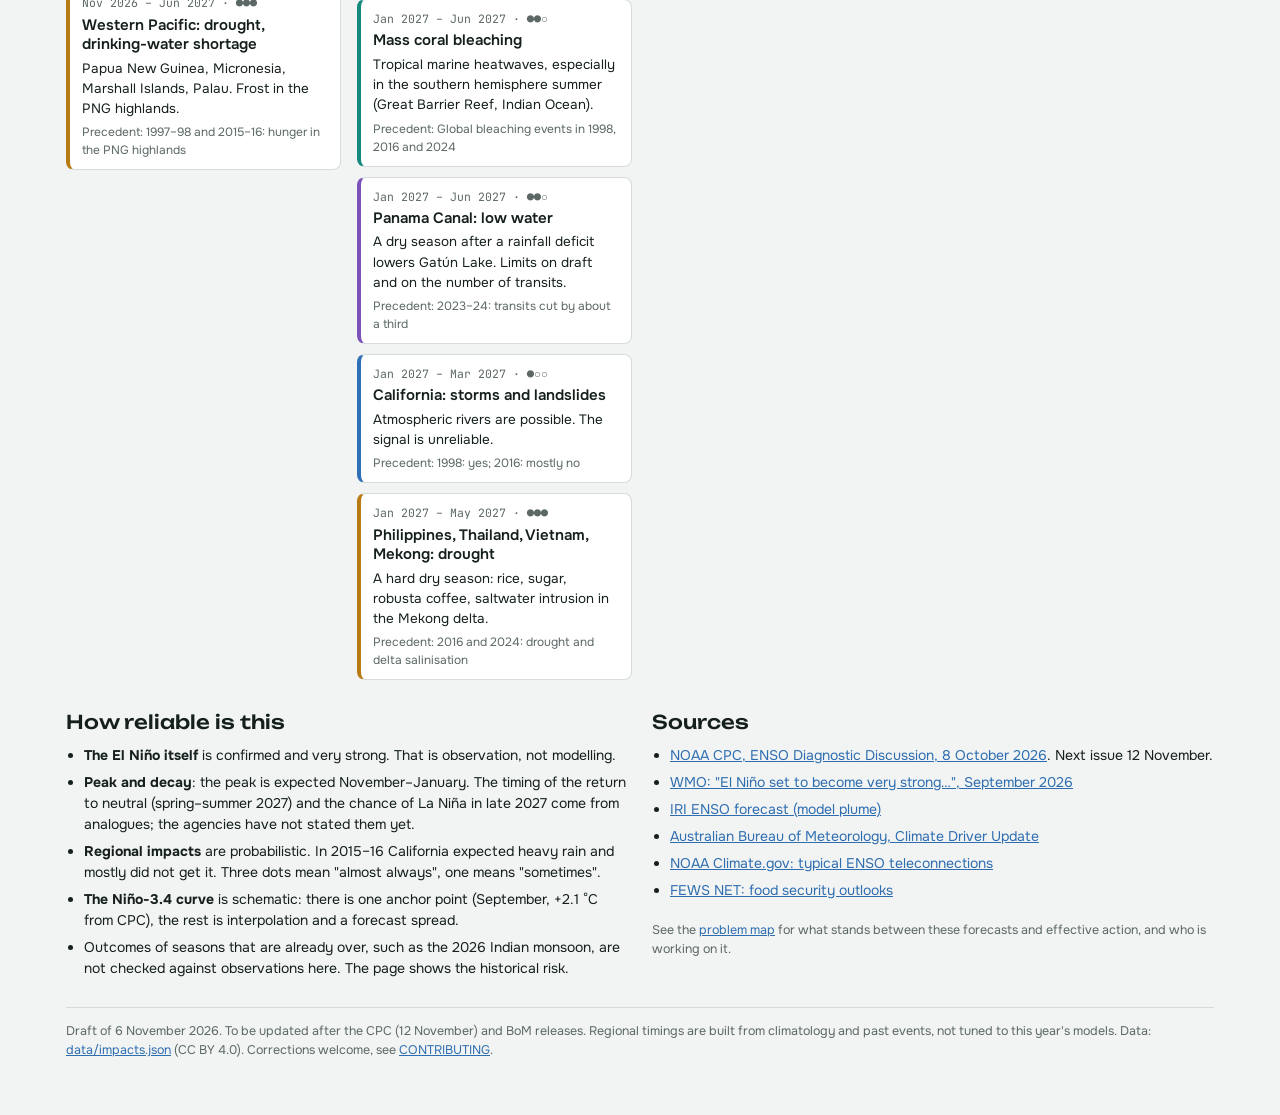
<file: el-nino/impact-calendar/index.html>
<!doctype html>
<html lang="en">
<head>
<meta charset="utf-8">
<meta name="viewport" content="width=device-width, initial-scale=1, viewport-fit=cover">
<title>El Niño 2026–27 Impact Calendar</title>
<meta name="description" content="When and where the 2026–27 El Niño hits: event phases and regional impacts on one timeline, with a marker for today.">
<link rel="preconnect" href="https://fonts.googleapis.com">
<link rel="preconnect" href="https://fonts.gstatic.com" crossorigin>
<link rel="stylesheet" href="https://fonts.googleapis.com/css2?family=Unbounded:wght@500;700&family=Onest:wght@400;500;600&family=JetBrains+Mono:wght@400;600&display=swap">
<link rel="stylesheet" href="calendar.css">
<link rel="stylesheet" href="../shared/nav.css">
</head>
<body>
<div class="wrap">
  <nav class="site-nav" aria-label="Site">
    <span class="brand">El Niño 2026–27</span>
    <a href="../">All tools</a>
    <a href="../impact-calendar/" aria-current="page">Impact calendar</a>
    <a href="../problem-map/">Problem map</a>
    <a href="../research-library/">Research</a>
    <a href="../coordination-funders/">Coordination funders</a>
  </nav>

  <header>
    <div class="eyebrow">ENSO · Niño-3.4 · January 2026 – December 2027</div>
    <h1>El Niño 2026–27 impact calendar</h1>
    <p class="lede">Who gets hit when, how long the event lasts, and what comes after. The red line marks today, <b id="asof-text">6 November 2026</b>, with the event close to its peak. Impact timings come from past strong El Niños (1997–98, 2015–16, 2023–24) laid over the current forecast, so this is a risk map, not a weather forecast.</p>
  </header>

  <div class="status">
    <div class="stat here"><span>Phase now</span><b>Near peak</b><span>NOAA CPC (8 Oct): El Niño Advisory, strengthening through the end of the year</span></div>
    <div class="stat"><span>Niño-3.4, September</span><b>+2.1 °C</b><span>CPC monthly anomaly; parts of the eastern Pacific above +4 °C</span></div>
    <div class="stat"><span>Chance of record strength (≥ +2.5 °C)</span><b>83%</b><span>CPC, Oct–Dec 2026; 70% for Nov–Jan</span></div>
    <div class="stat"><span>Duration</span><b>~12 months</b><span>from May–June 2026; WMO: near 100% it lasts through Feb 2027, decaying by spring–summer</span></div>
  </div>

  <section class="block">
    <h2>Timeline</h2>
    <div class="legend" id="legend"></div>
    <div class="filters" role="group" aria-label="Filter">
      <button type="button" id="f-all" data-f="all" aria-pressed="true">All</button>
      <button type="button" id="f-now" data-f="now" aria-pressed="false">Happening now</button>
      <button type="button" id="f-soon" data-f="soon" aria-pressed="false">Starts in the next 3 months</button>
      <button type="button" id="f-later" data-f="later" aria-pressed="false">Later in 2027</button>
      <button type="button" id="f-past" data-f="past" aria-pressed="false">Already past</button>
    </div>
    <div class="chart-box"><div class="scroller" id="scroller"><div class="grid" id="grid"><p class="loading">Loading ../data/impacts.json…</p></div></div></div>
    <div class="muted small">Faded bars are already past; bars with a red outline are happening now. The ●●● dots show how consistently that impact appeared in past strong events. Click a row to open its description.</div>
  </section>

  <section class="block" id="map-block">
    <div class="map-head">
      <h2>Where it hits</h2>
      <div class="map-month" role="group" aria-label="Map month">
        <label for="map-range" class="eyebrow">Month</label>
        <input type="range" id="map-range" min="0" max="23" step="1" value="10">
        <b id="map-label">Nov 2026</b>
        <button type="button" id="map-today" style="visibility:hidden">Back to today</button>
      </div>
    </div>
    <div class="map-layout">
      <div class="map-box"><svg id="map" viewBox="0 0 1000 347" role="img" aria-labelledby="map-title"><title id="map-title">World map of El Niño impact areas for the selected month</title></svg></div>
      <aside class="map-side">
        <div class="map-side-h"><span id="map-count">0</span> risks active in <span id="map-label2">Nov 2026</span><small id="map-nino"></small></div>
        <ul id="map-list"></ul>
      </aside>
    </div>
    <div class="muted small">Areas are rough zones taken from past strong El Niños, not forecast boundaries. Move the slider, or click a month in the timeline, to see what is active when. Hover a timeline row to find it on the map; click an area to open its description. The dashed box is the Niño-3.4 region where the event is measured. Map: Natural Earth.</div>
  </section>

  <section class="block">
    <h2>Who is hit when</h2>
    <div class="cards" id="cards"></div>
  </section>

  <div class="notes">
    <section>
      <h2>How reliable is this</h2>
      <ul>
        <li><b>The El Niño itself</b> is confirmed and very strong. That is observation, not modelling.</li>
        <li><b>Peak and decay</b>: the peak is expected November–January. The timing of the return to neutral (spring–summer 2027) and the chance of La Niña in late 2027 come from analogues; the agencies have not stated them yet.</li>
        <li><b>Regional impacts</b> are probabilistic. In 2015–16 California expected heavy rain and mostly did not get it. Three dots mean "almost always", one means "sometimes".</li>
        <li><b>The Niño-3.4 curve</b> is schematic: there is one anchor point (September, +2.1 °C from CPC), the rest is interpolation and a forecast spread.</li>
        <li>Outcomes of seasons that are already over, such as the 2026 Indian monsoon, are not checked against observations here. The page shows the historical risk.</li>
      </ul>
    </section>
    <section>
      <h2>Sources</h2>
      <ul>
        <li><a href="https://www.cpc.ncep.noaa.gov/products/analysis_monitoring/enso_advisory/ensodisc.shtml">NOAA CPC, ENSO Diagnostic Discussion, 8 October 2026</a>. Next issue 12 November.</li>
        <li><a href="https://wmo.int/media/news/el-nino-set-become-very-strong-raising-risks-of-extreme-weather-2027">WMO: "El Niño set to become very strong…", September 2026</a></li>
        <li><a href="https://iri.columbia.edu/our-expertise/climate/forecasts/enso/current/">IRI ENSO forecast (model plume)</a></li>
        <li><a href="http://www.bom.gov.au/climate/enso/">Australian Bureau of Meteorology, Climate Driver Update</a></li>
        <li><a href="https://www.climate.gov/enso">NOAA Climate.gov: typical ENSO teleconnections</a></li>
        <li><a href="https://fews.net/">FEWS NET: food security outlooks</a></li>
      </ul>
      <p class="small muted">See the <a href="../problem-map/">problem map</a> for what stands between these forecasts and effective action, and who is working on it.</p>
    </section>
  </div>

  <footer>Draft of 6 November 2026. To be updated after the CPC (12 November) and BoM releases. Regional timings are built from climatology and past events, not tuned to this year's models. Data: <a href="../data/impacts.json">data/impacts.json</a> (CC BY 4.0). Corrections welcome, see <a href="https://github.com/citizen-infra/senri/blob/main/el-nino/CONTRIBUTING.md">CONTRIBUTING</a>.</footer>
</div>
<script src="calendar.js"></script>
</body>
</html>
</file>
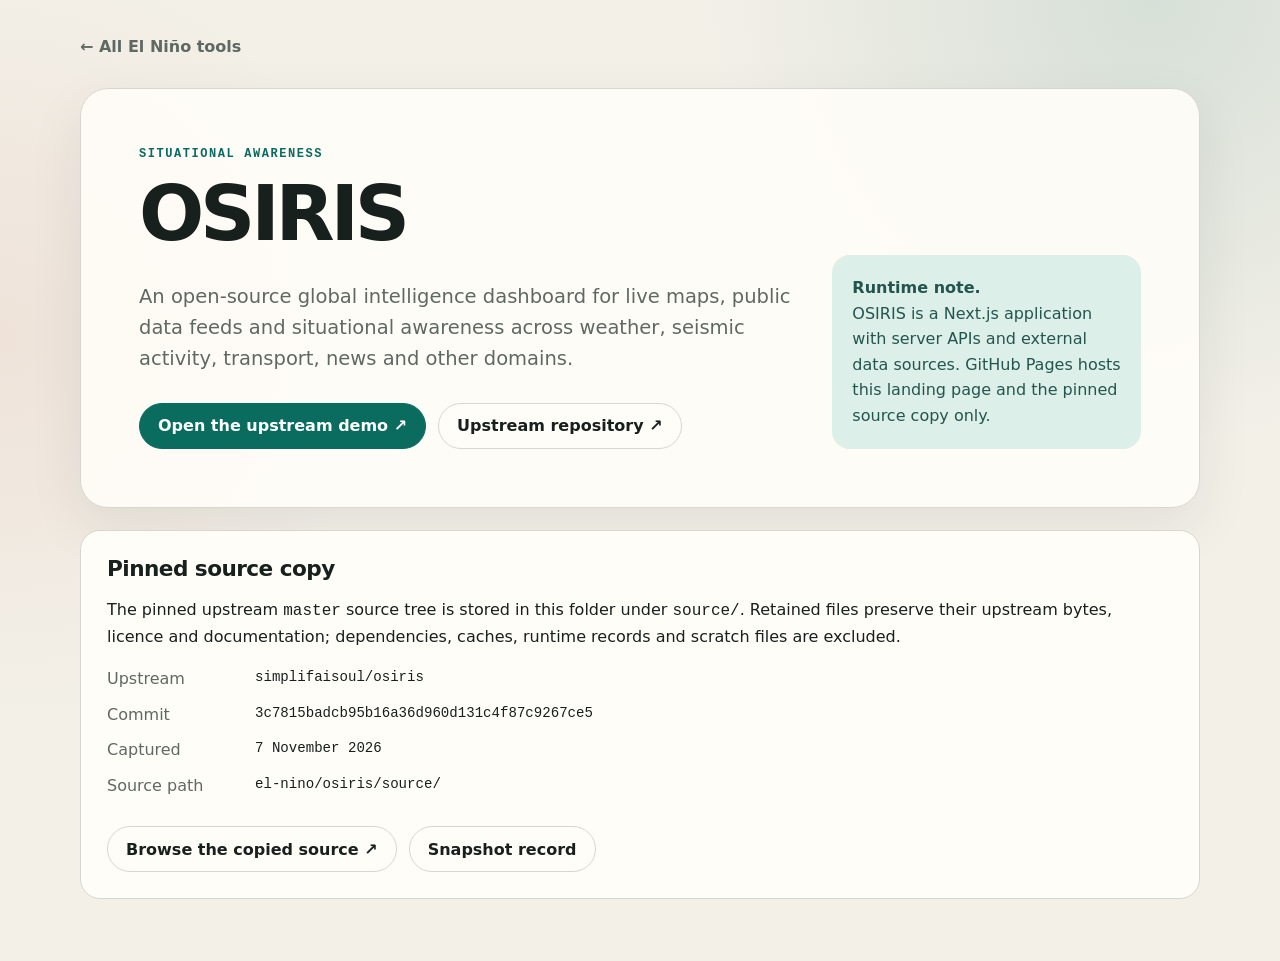
<file: el-nino/osiris/index.html>
<!doctype html>
<html lang="en">
<head>
<meta charset="utf-8">
<meta name="viewport" content="width=device-width, initial-scale=1">
<title>OSIRIS source snapshot · SENRI</title>
<meta name="description" content="A pinned source snapshot of the OSIRIS open-source global intelligence platform.">
<link rel="stylesheet" href="../hub.css">
</head>
<body>
<main class="shell">
  <a class="back" href="../">← All El Niño tools</a>
  <section class="hero">
    <div>
      <p class="eyebrow">Situational awareness</p>
      <h1>OSIRIS</h1>
      <p class="lede">An open-source global intelligence dashboard for live maps, public data feeds and situational awareness across weather, seismic activity, transport, news and other domains.</p>
      <div class="actions">
        <a class="button primary" href="https://osirislive.app/">Open the upstream demo ↗</a>
        <a class="button" href="https://github.com/simplifaisoul/osiris">Upstream repository ↗</a>
      </div>
    </div>
    <p class="hero-note"><strong>Runtime note.</strong><br>OSIRIS is a Next.js application with server APIs and external data sources. GitHub Pages hosts this landing page and the pinned source copy only.</p>
  </section>

  <section class="panel">
    <h2>Pinned source copy</h2>
    <p>The pinned upstream <code>master</code> source tree is stored in this folder under <code>source/</code>. Retained files preserve their upstream bytes, licence and documentation; dependencies, caches, runtime records and scratch files are excluded.</p>
    <dl class="meta">
      <dt>Upstream</dt><dd>simplifaisoul/osiris</dd>
      <dt>Commit</dt><dd>3c7815badcb95b16a36d960d131c4f87c9267ce5</dd>
      <dt>Captured</dt><dd>7 November 2026</dd>
      <dt>Source path</dt><dd>el-nino/osiris/source/</dd>
    </dl>
    <div class="actions">
      <a class="button" href="https://github.com/Citizen-Infra/senri/tree/main/el-nino/osiris/source">Browse the copied source ↗</a>
      <a class="button" href="SNAPSHOT.md">Snapshot record</a>
    </div>
  </section>
</main>
</body>
</html>
</file>
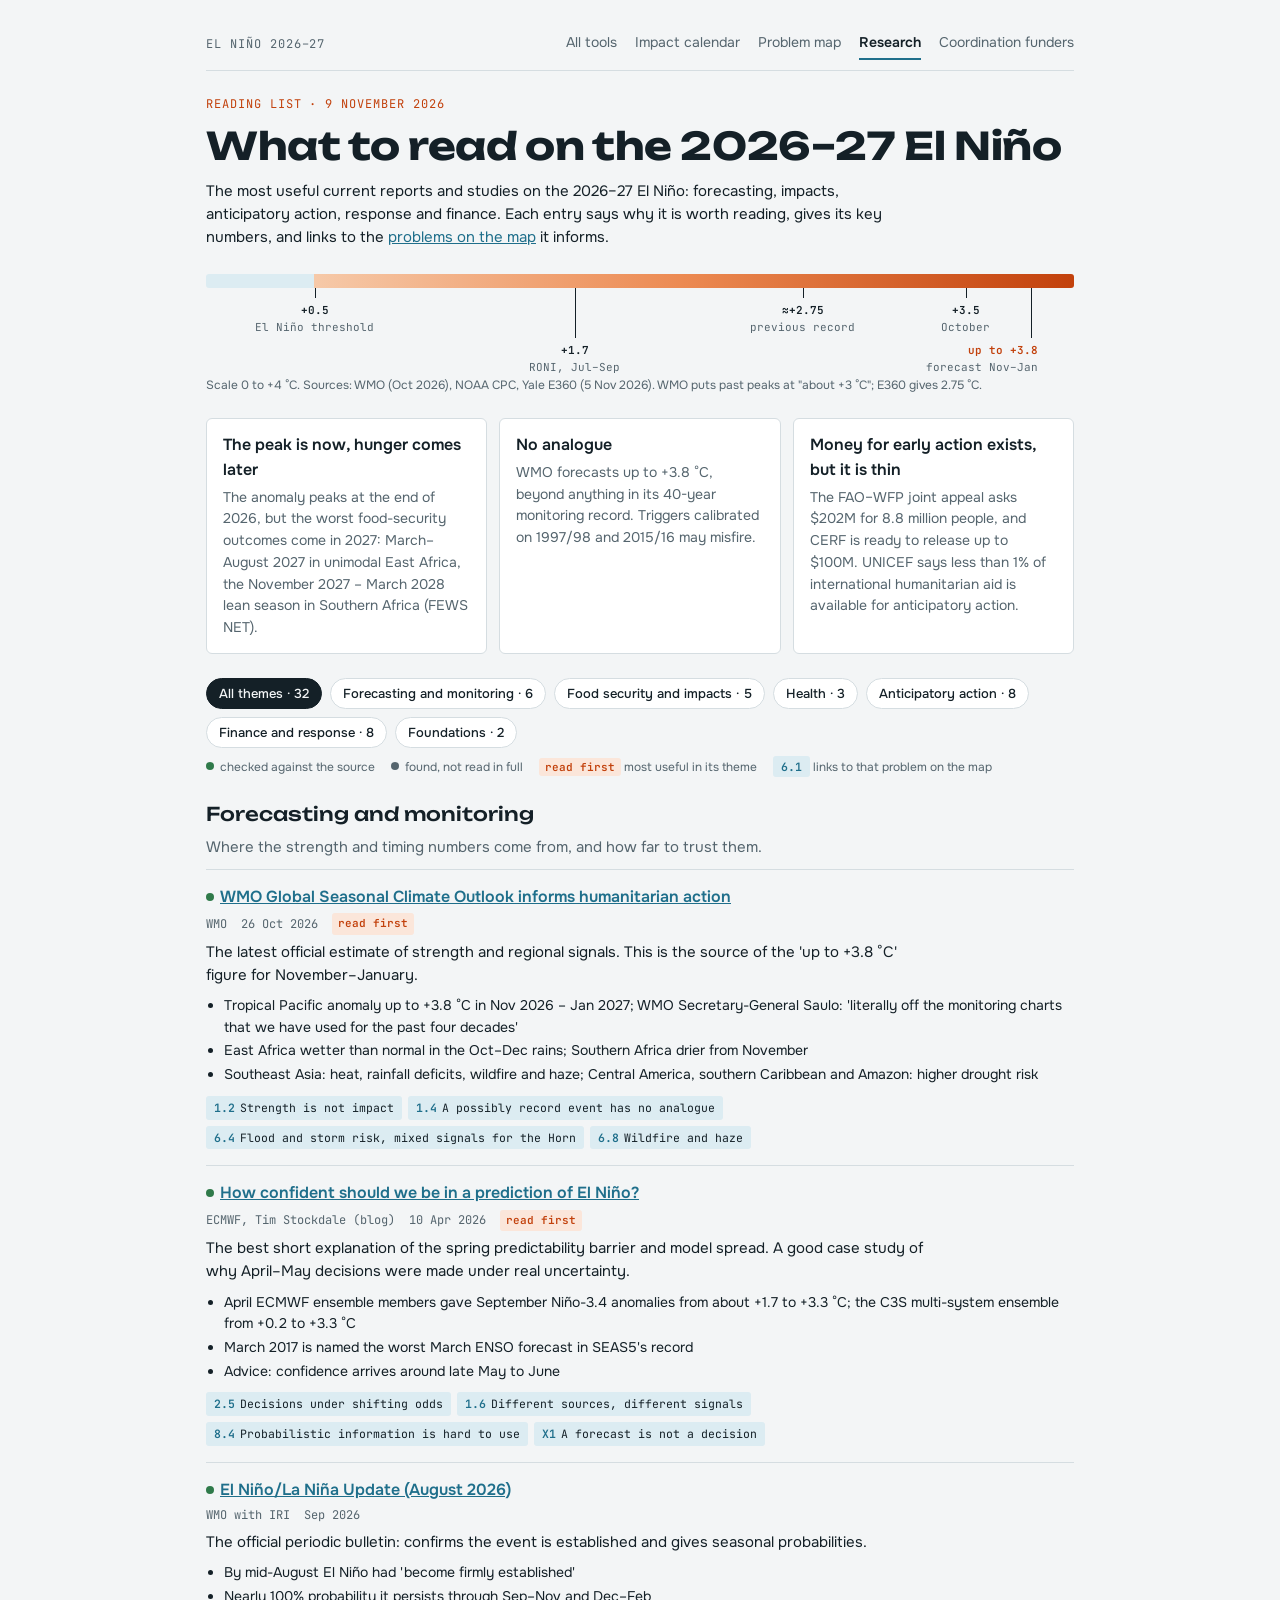
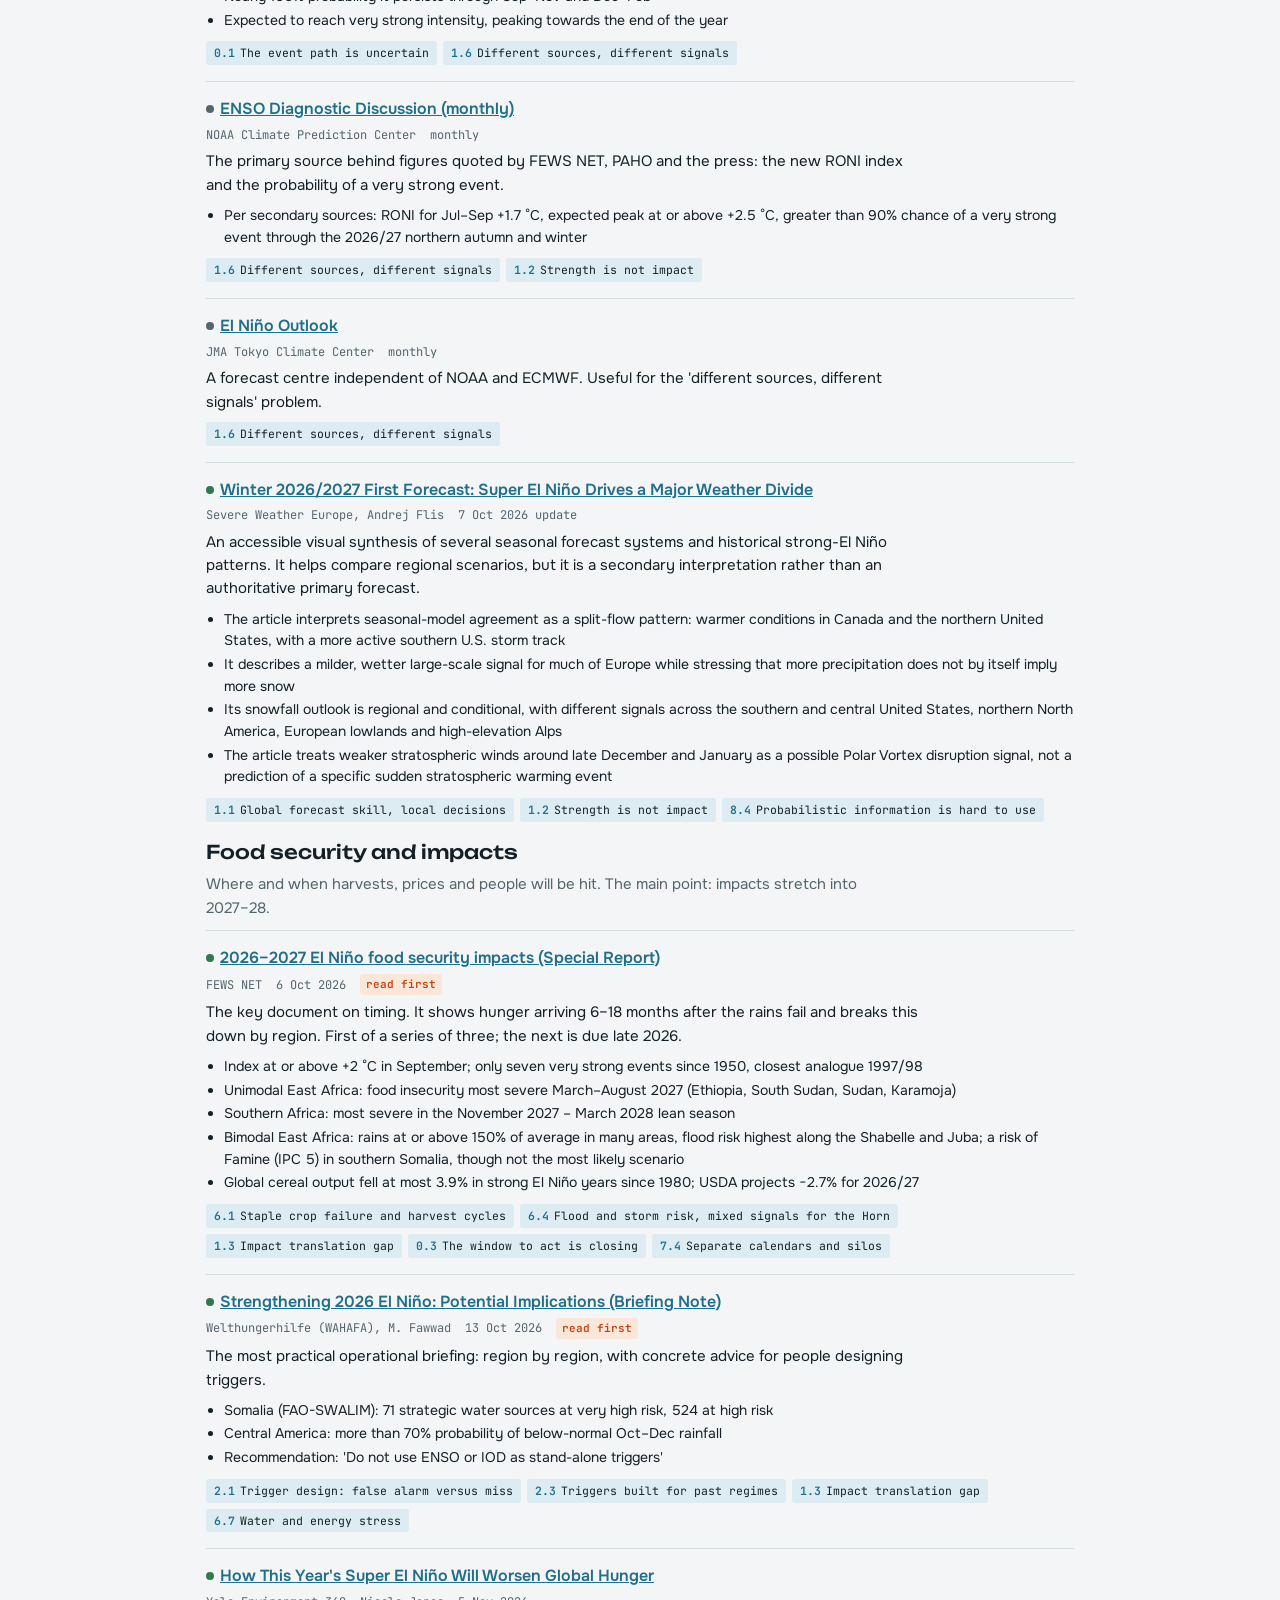
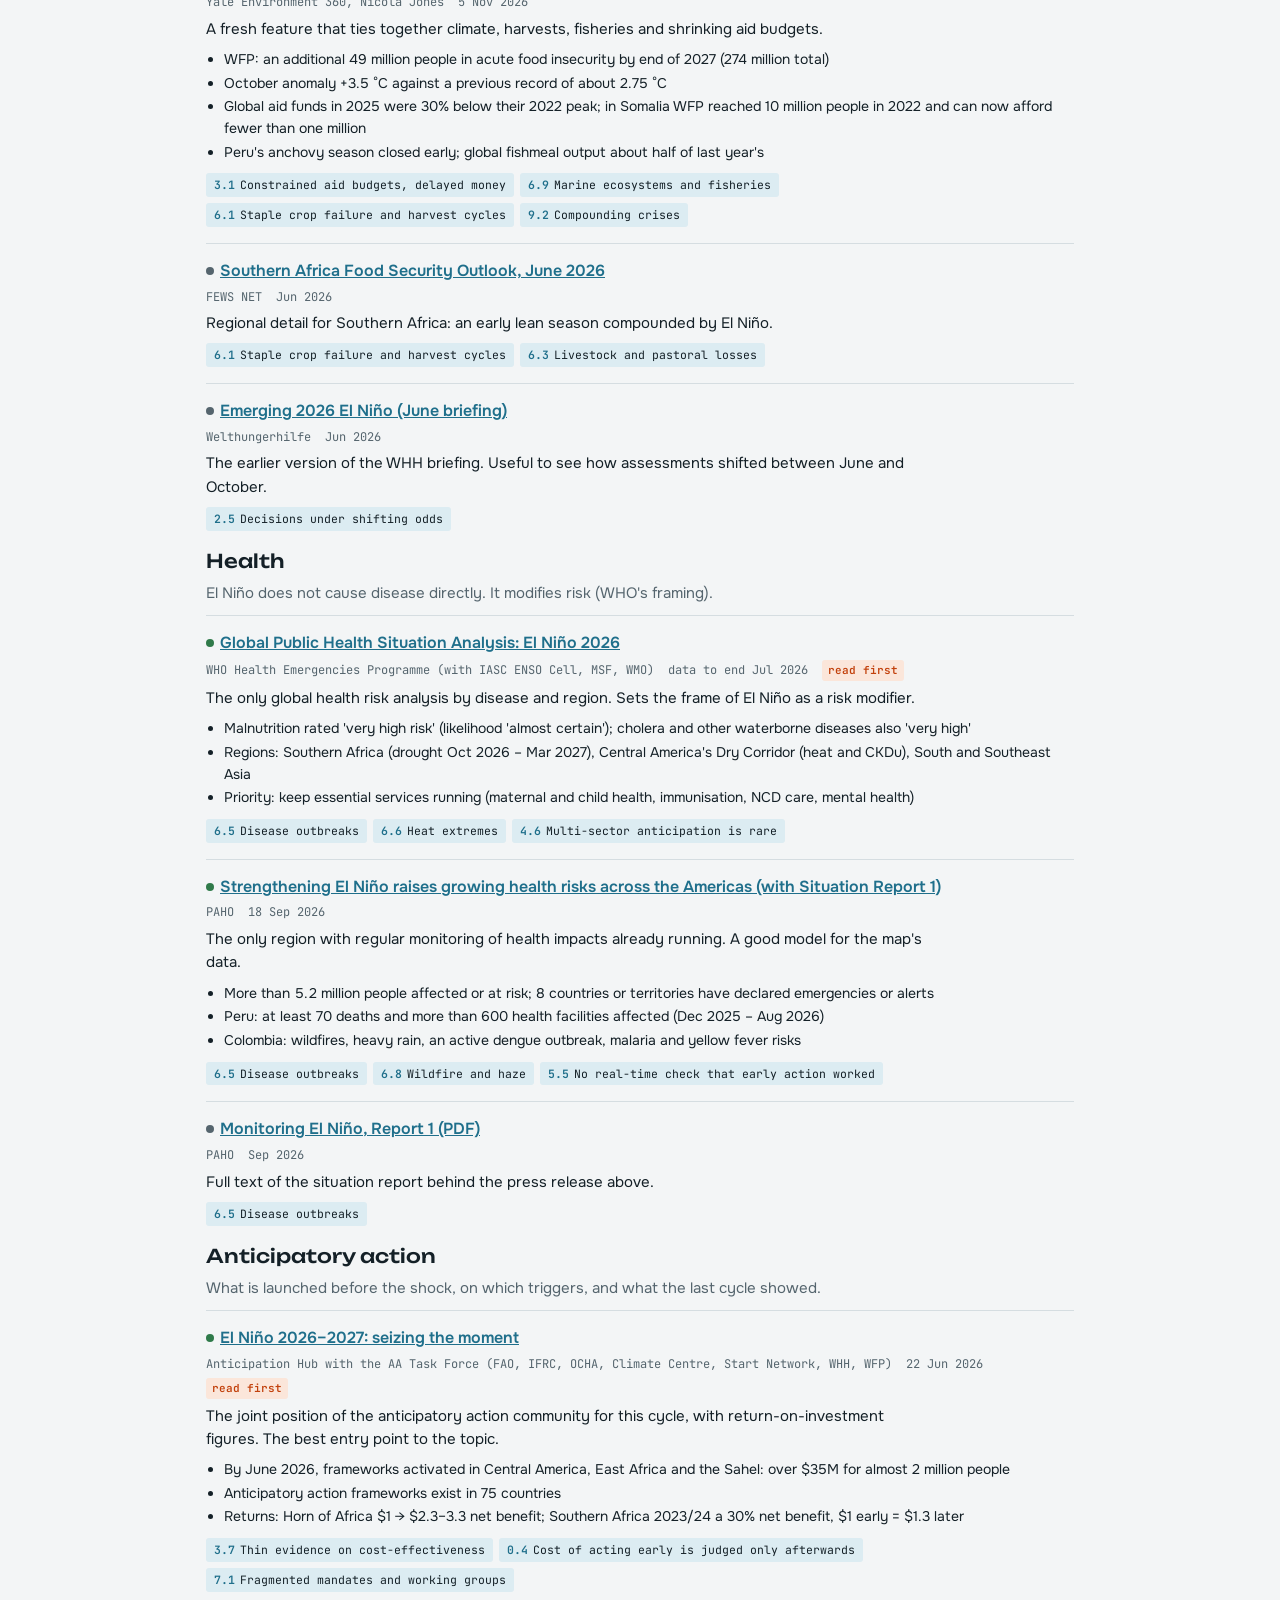
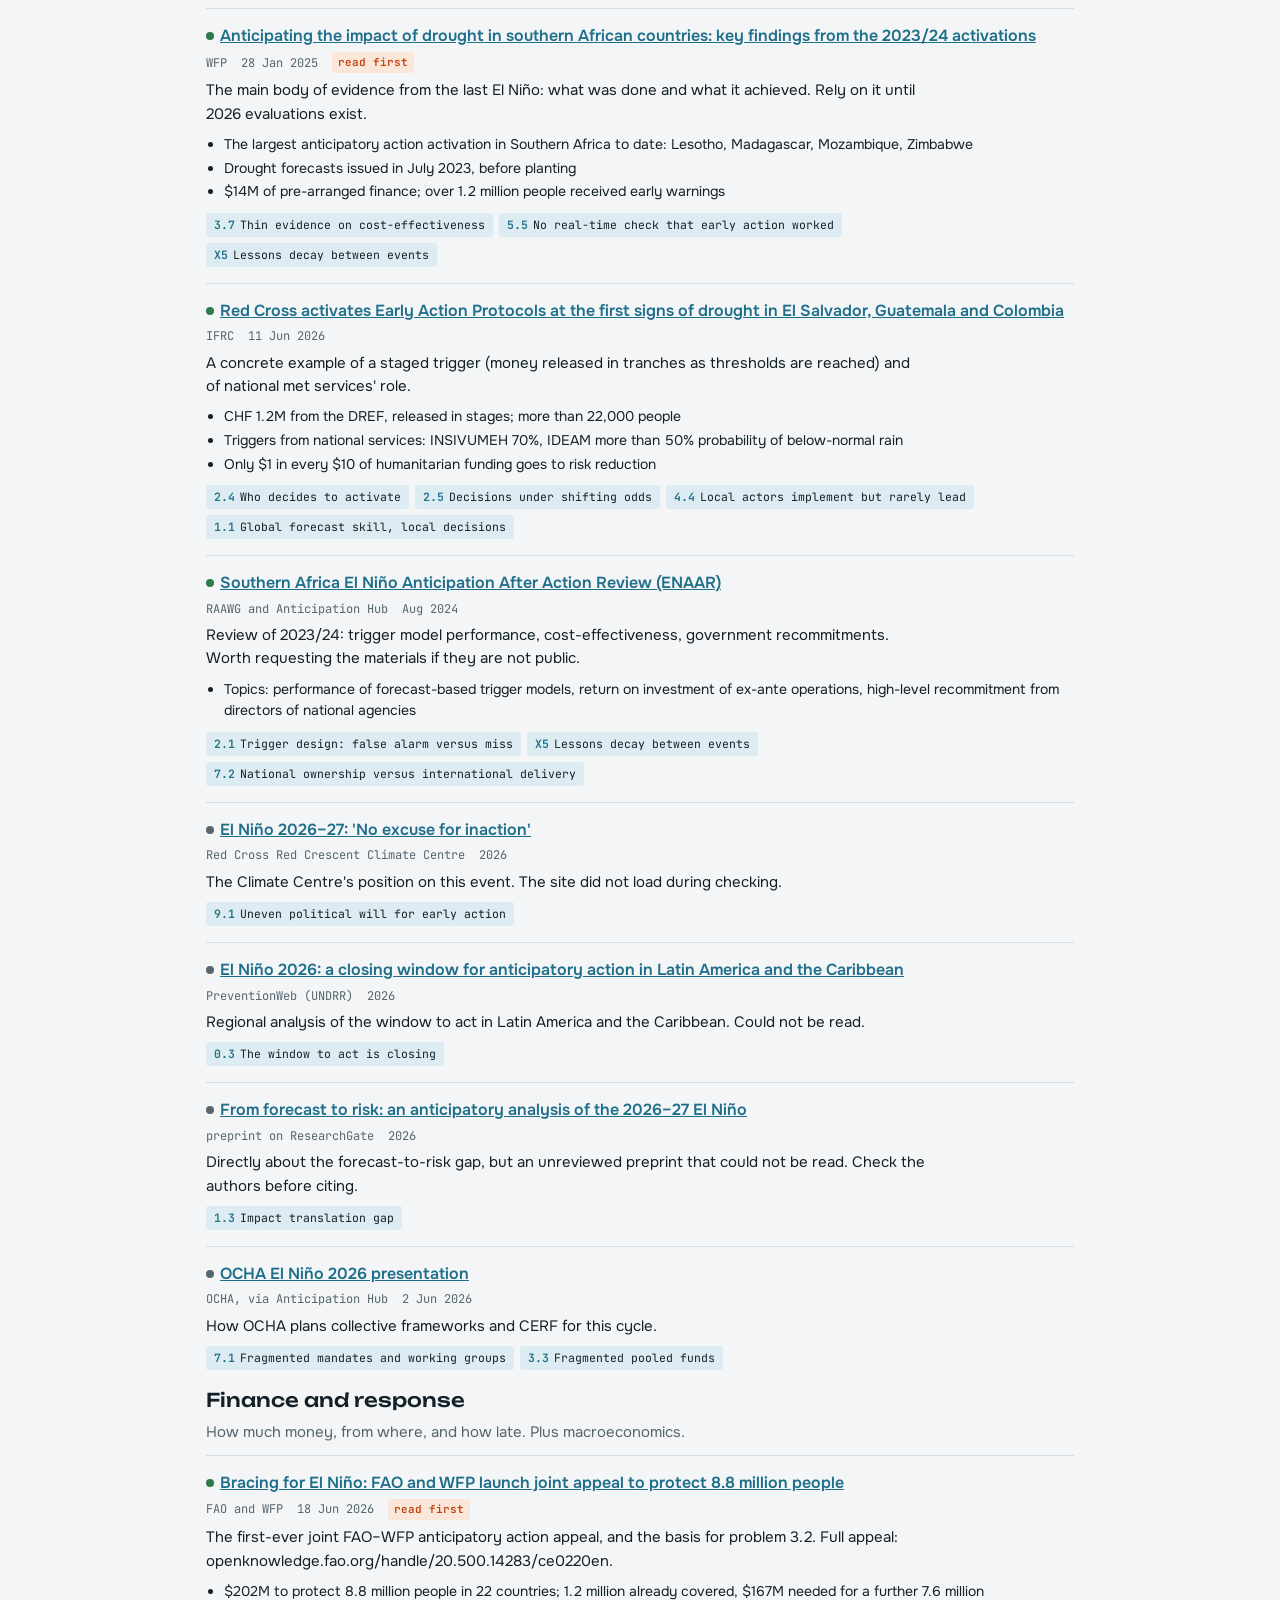
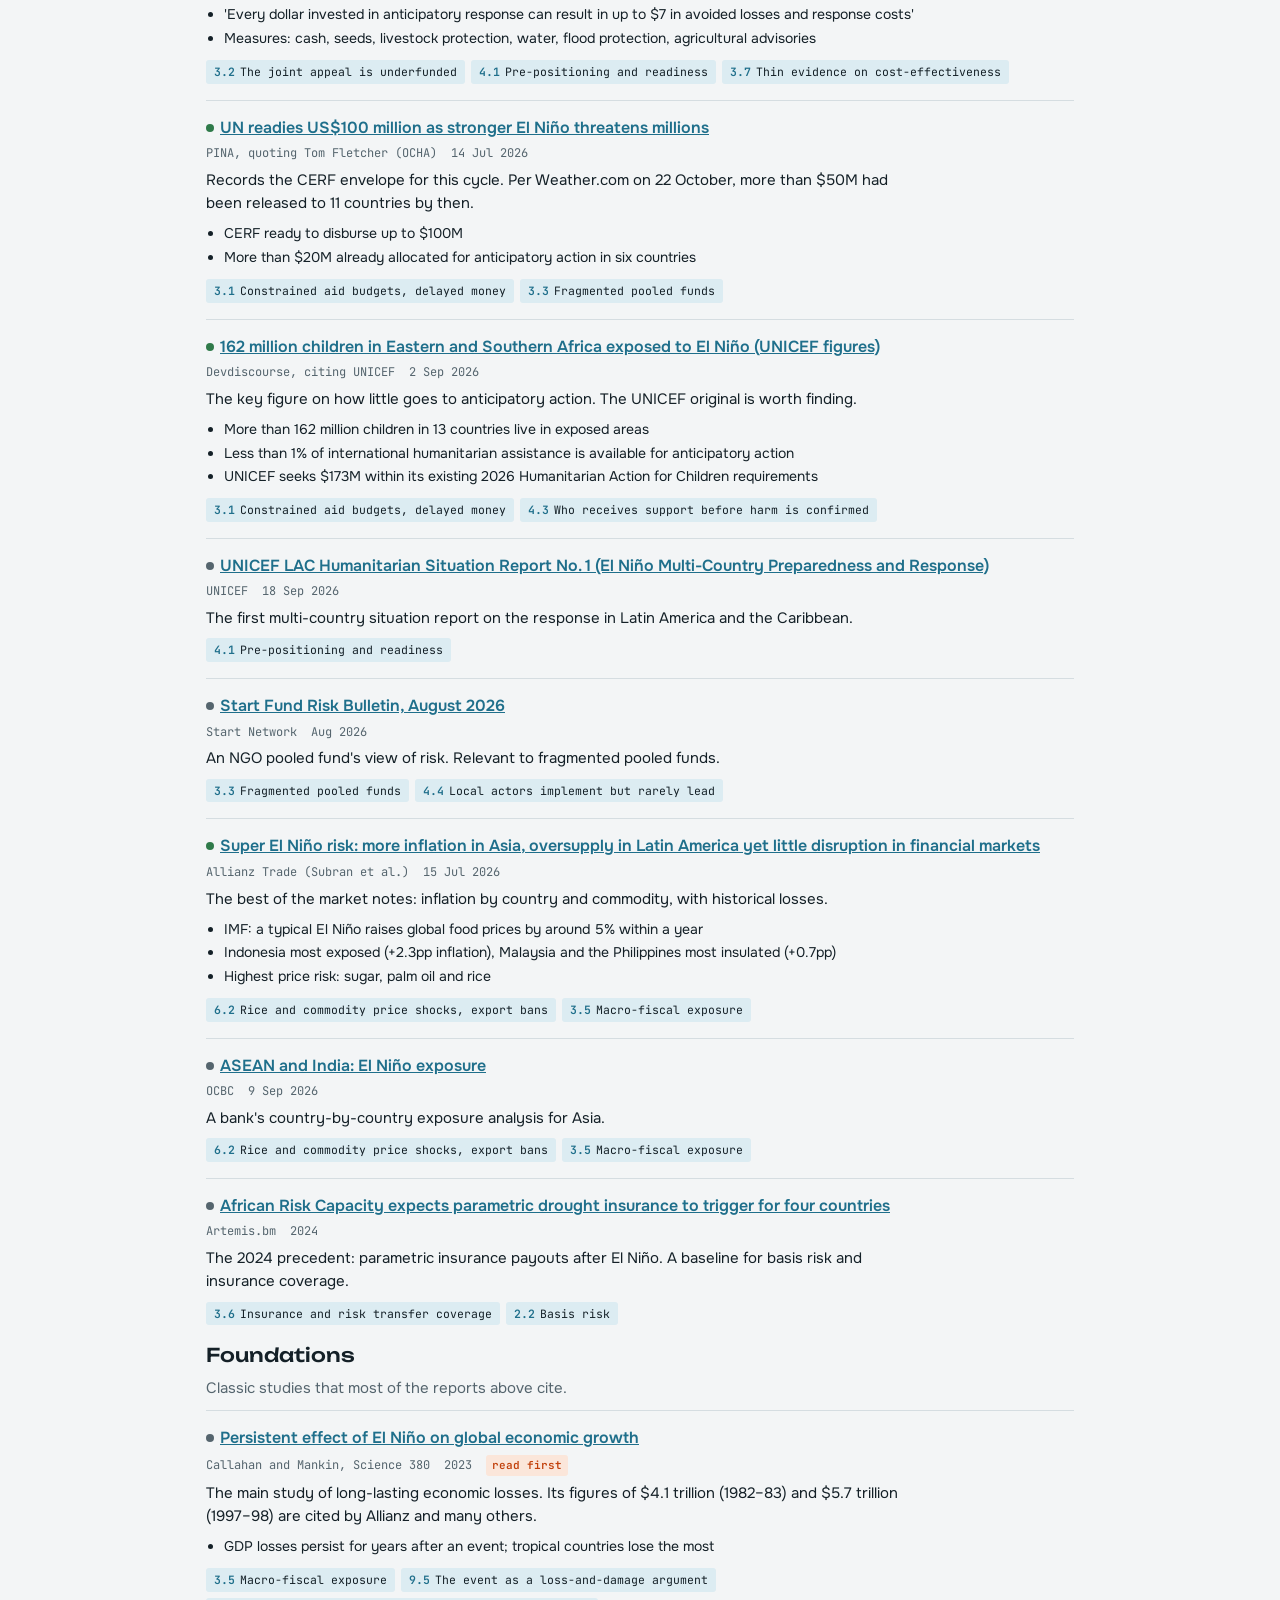
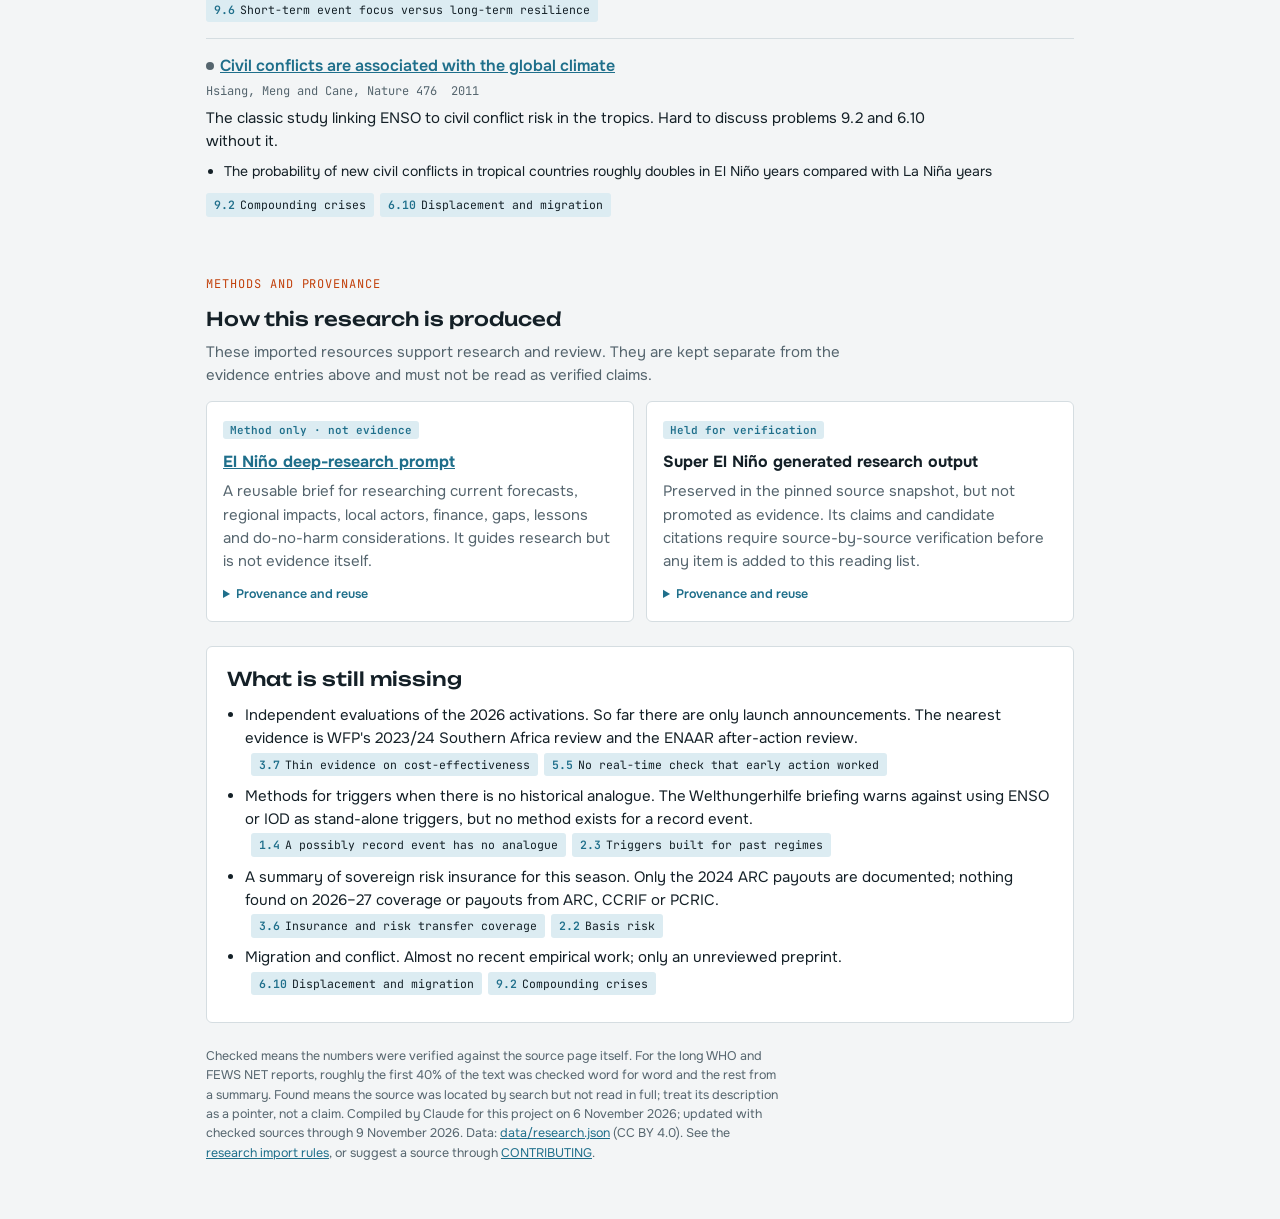
<file: el-nino/research-library/index.html>
<!doctype html>
<html lang="en">
<head>
<meta charset="utf-8">
<meta name="viewport" content="width=device-width, initial-scale=1, viewport-fit=cover">
<title>El Niño 2026–27 Research</title>
<meta name="description" content="An annotated reading list of current research on the 2026–27 El Niño: forecasting, impacts, anticipatory action, response and finance, linked to the problem map.">
<link rel="preconnect" href="https://fonts.googleapis.com">
<link rel="preconnect" href="https://fonts.gstatic.com" crossorigin>
<link rel="stylesheet" href="https://fonts.googleapis.com/css2?family=Unbounded:wght@500;700&family=Onest:wght@400;500;600&family=JetBrains+Mono:wght@400;600&display=swap">
<link rel="stylesheet" href="research.css">
<link rel="stylesheet" href="../shared/nav.css">
</head>
<body>
<div class="wrap">
  <nav class="site-nav" aria-label="Site">
    <span class="brand">El Niño 2026–27</span>
    <a href="../">All tools</a>
    <a href="../impact-calendar/">Impact calendar</a>
    <a href="../problem-map/">Problem map</a>
    <a href="../research-library/" aria-current="page">Research</a>
    <a href="../coordination-funders/">Coordination funders</a>
  </nav>

  <header>
    <div class="eyebrow" id="asof">Reading list</div>
    <h1>What to read on the 2026–27 El Niño</h1>
    <p class="lede" id="intro"></p>
  </header>

  <figure class="scale" aria-label="Niño 3.4 sea surface temperature anomaly, degrees Celsius">
    <div class="scale-bar"></div>
    <div class="marks">
      <div class="mark" style="left:12.5%"><span><b>+0.5</b>El Niño threshold</span></div>
      <div class="mark low" style="left:42.5%"><span><b>+1.7</b>RONI, Jul–Sep</span></div>
      <div class="mark" style="left:68.75%"><span><b>≈+2.75</b>previous record</span></div>
      <div class="mark" style="left:87.5%"><span><b>+3.5</b>October</span></div>
      <div class="mark hi low" style="left:95%"><span><b>up to +3.8</b>forecast Nov–Jan</span></div>
    </div>
    <figcaption>Scale 0 to +4 °C. Sources: WMO (Oct 2026), NOAA CPC, Yale E360 (5 Nov 2026). WMO puts past peaks at "about +3 °C"; E360 gives 2.75 °C.</figcaption>
  </figure>

  <div class="take" id="take"></div>

  <div class="controls">
    <div class="filters" role="group" aria-label="Filter by theme" id="filters"></div>
    <div class="legend">
      <span><i class="dot checked"></i>checked against the source</span>
      <span><i class="dot found"></i>found, not read in full</span>
      <span><span class="first">read first</span> most useful in its theme</span>
      <span><span class="ptag sample">6.1</span> links to that problem on the map</span>
    </div>
  </div>

  <div id="list"><p class="muted">Loading…</p></div>

  <section class="resources" aria-labelledby="resources-title">
    <div>
      <p class="eyebrow">Methods and provenance</p>
      <h2 id="resources-title">How this research is produced</h2>
      <p>These imported resources support research and review. They are kept separate from the evidence entries above and must not be read as verified claims.</p>
    </div>
    <div class="resource-grid" id="resources"><p class="muted">Loading…</p></div>
  </section>

  <section class="gaps">
    <h2>What is still missing</h2>
    <ul id="gaps"></ul>
  </section>

  <footer id="foot"></footer>
</div>
<script src="research.js"></script>
</body>
</html>
</file>
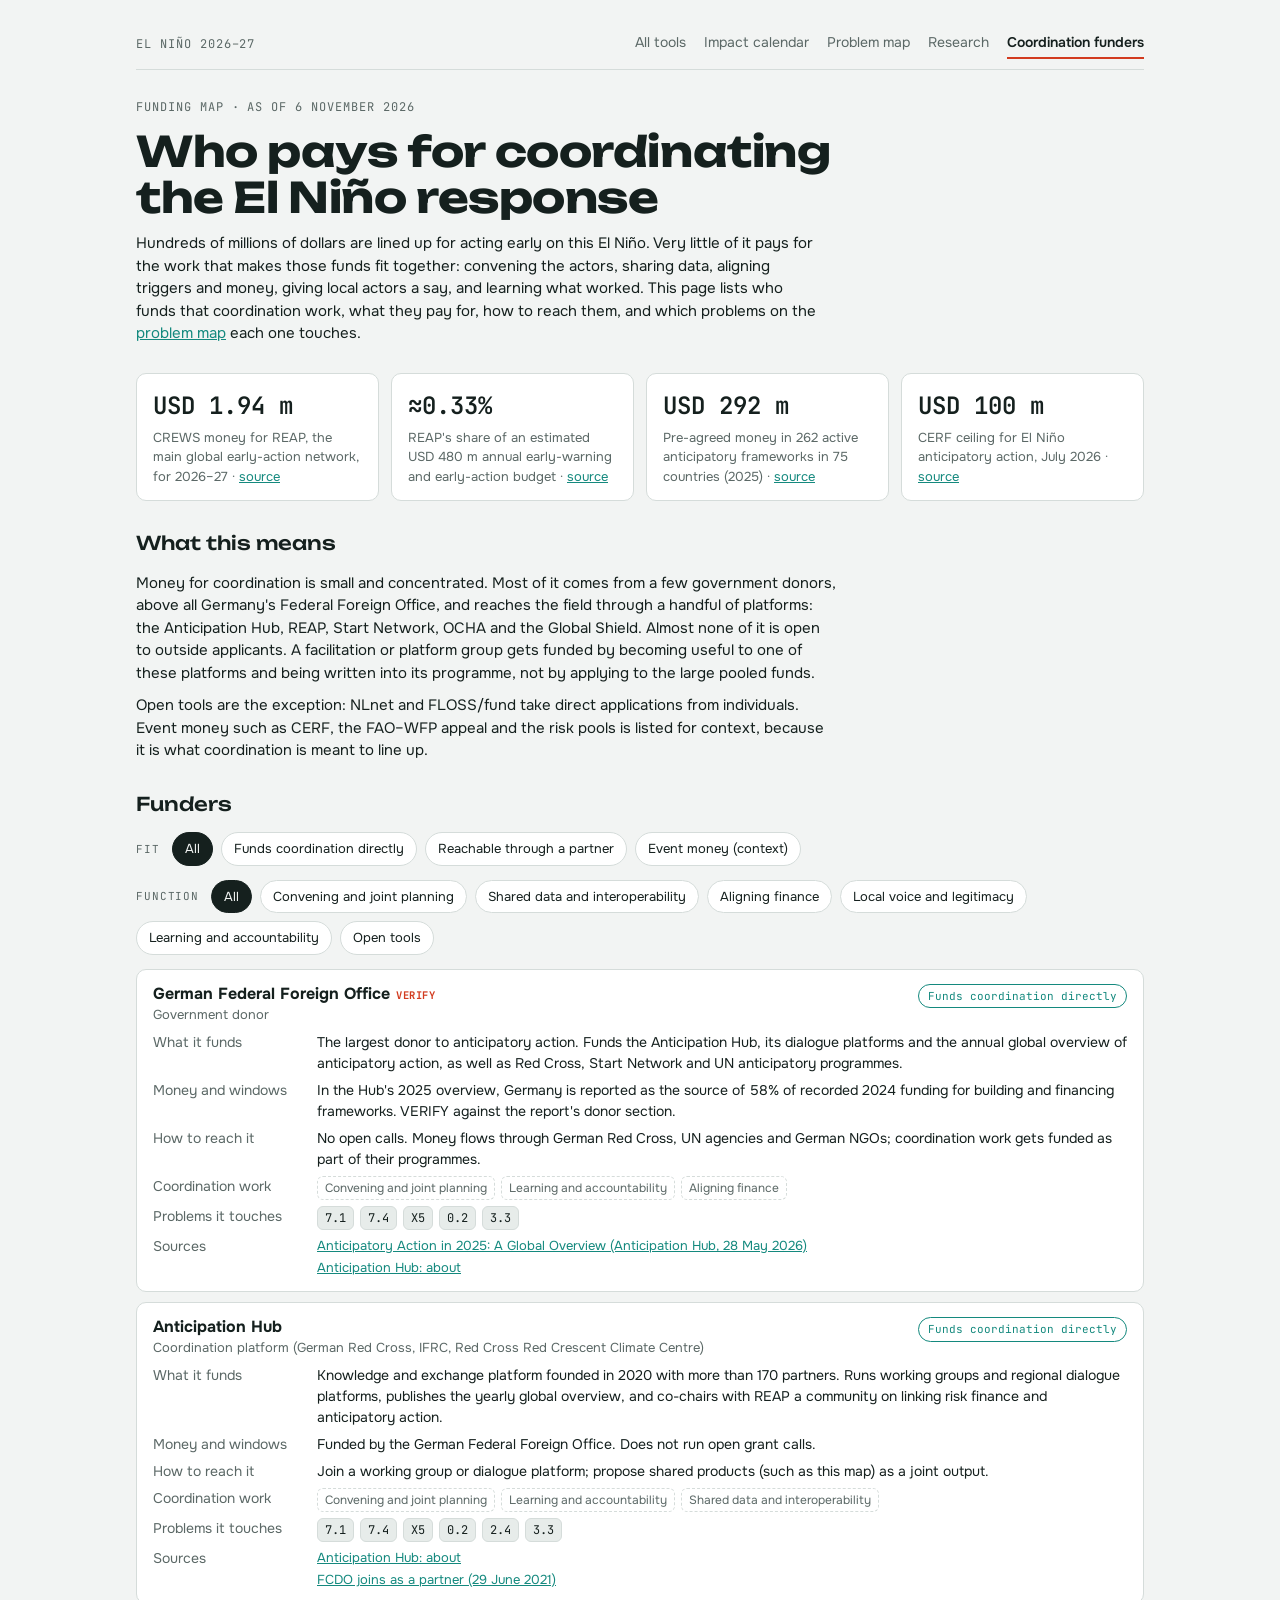
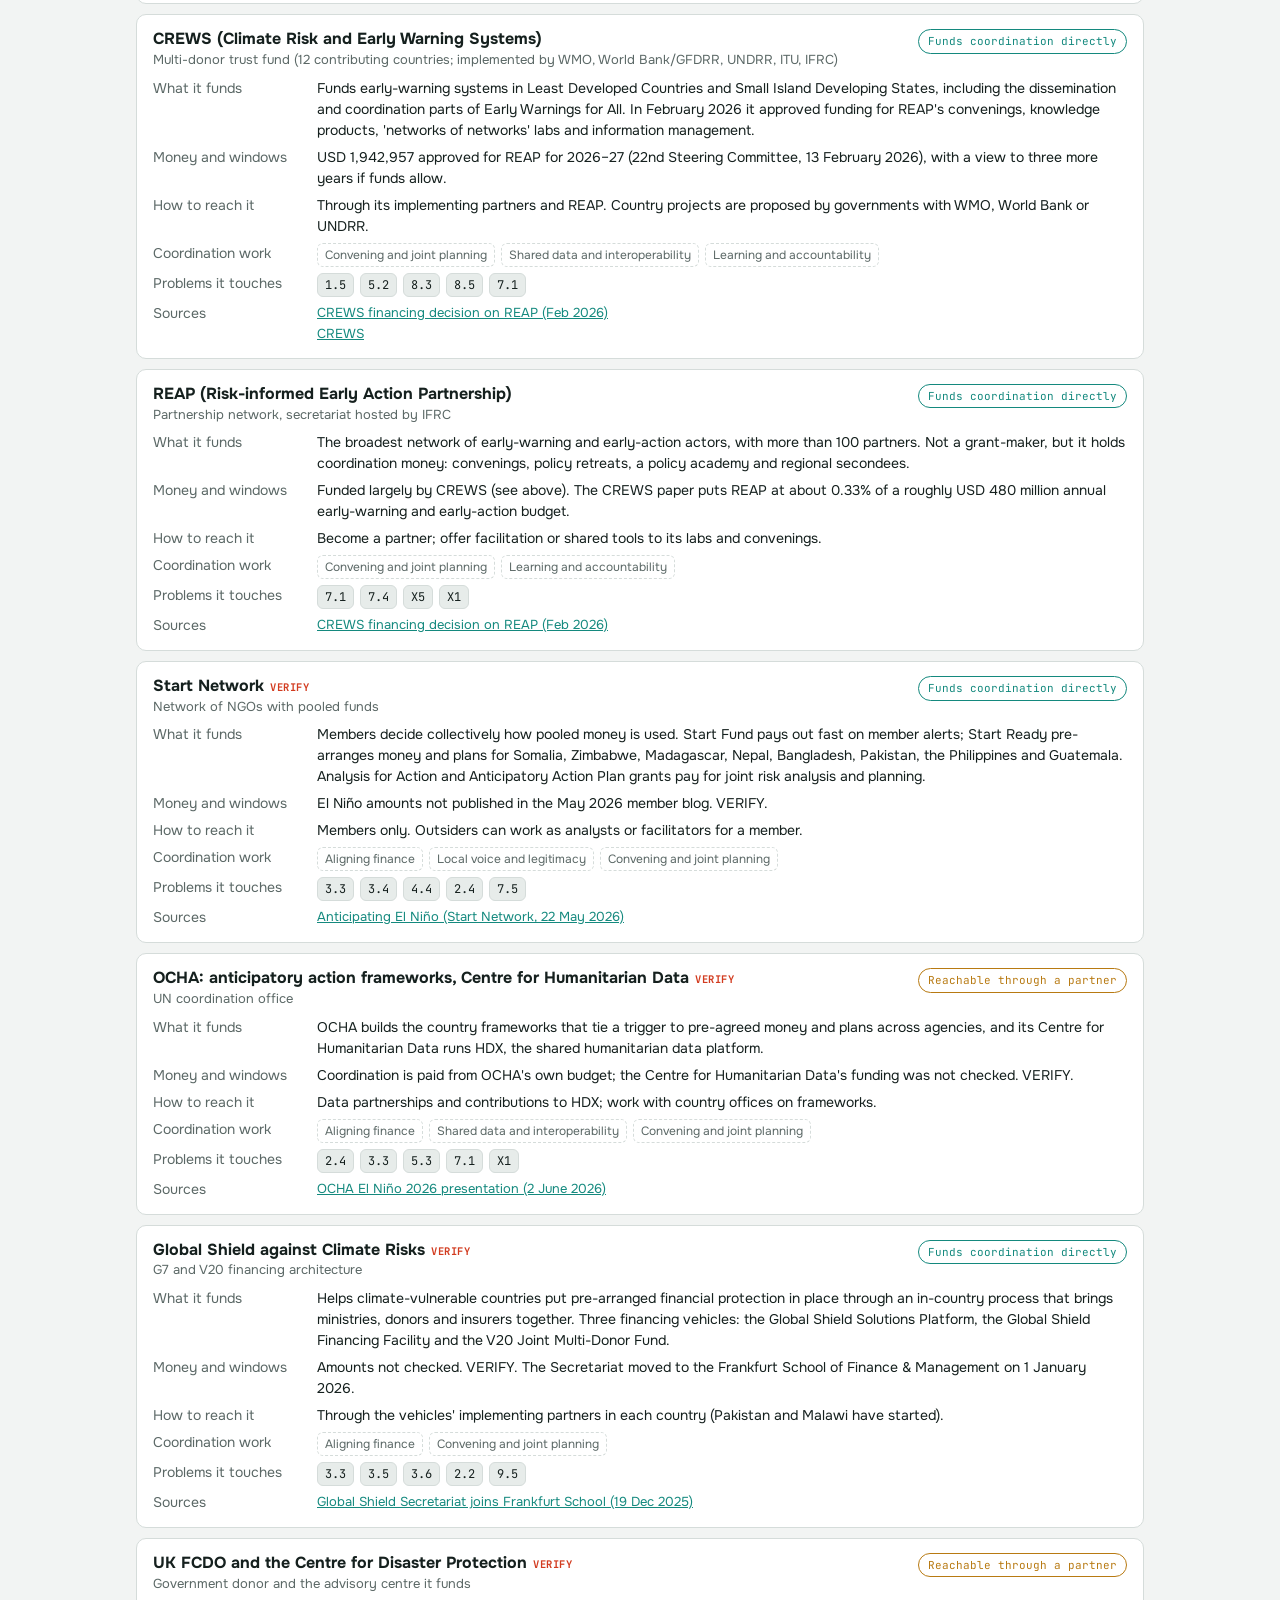
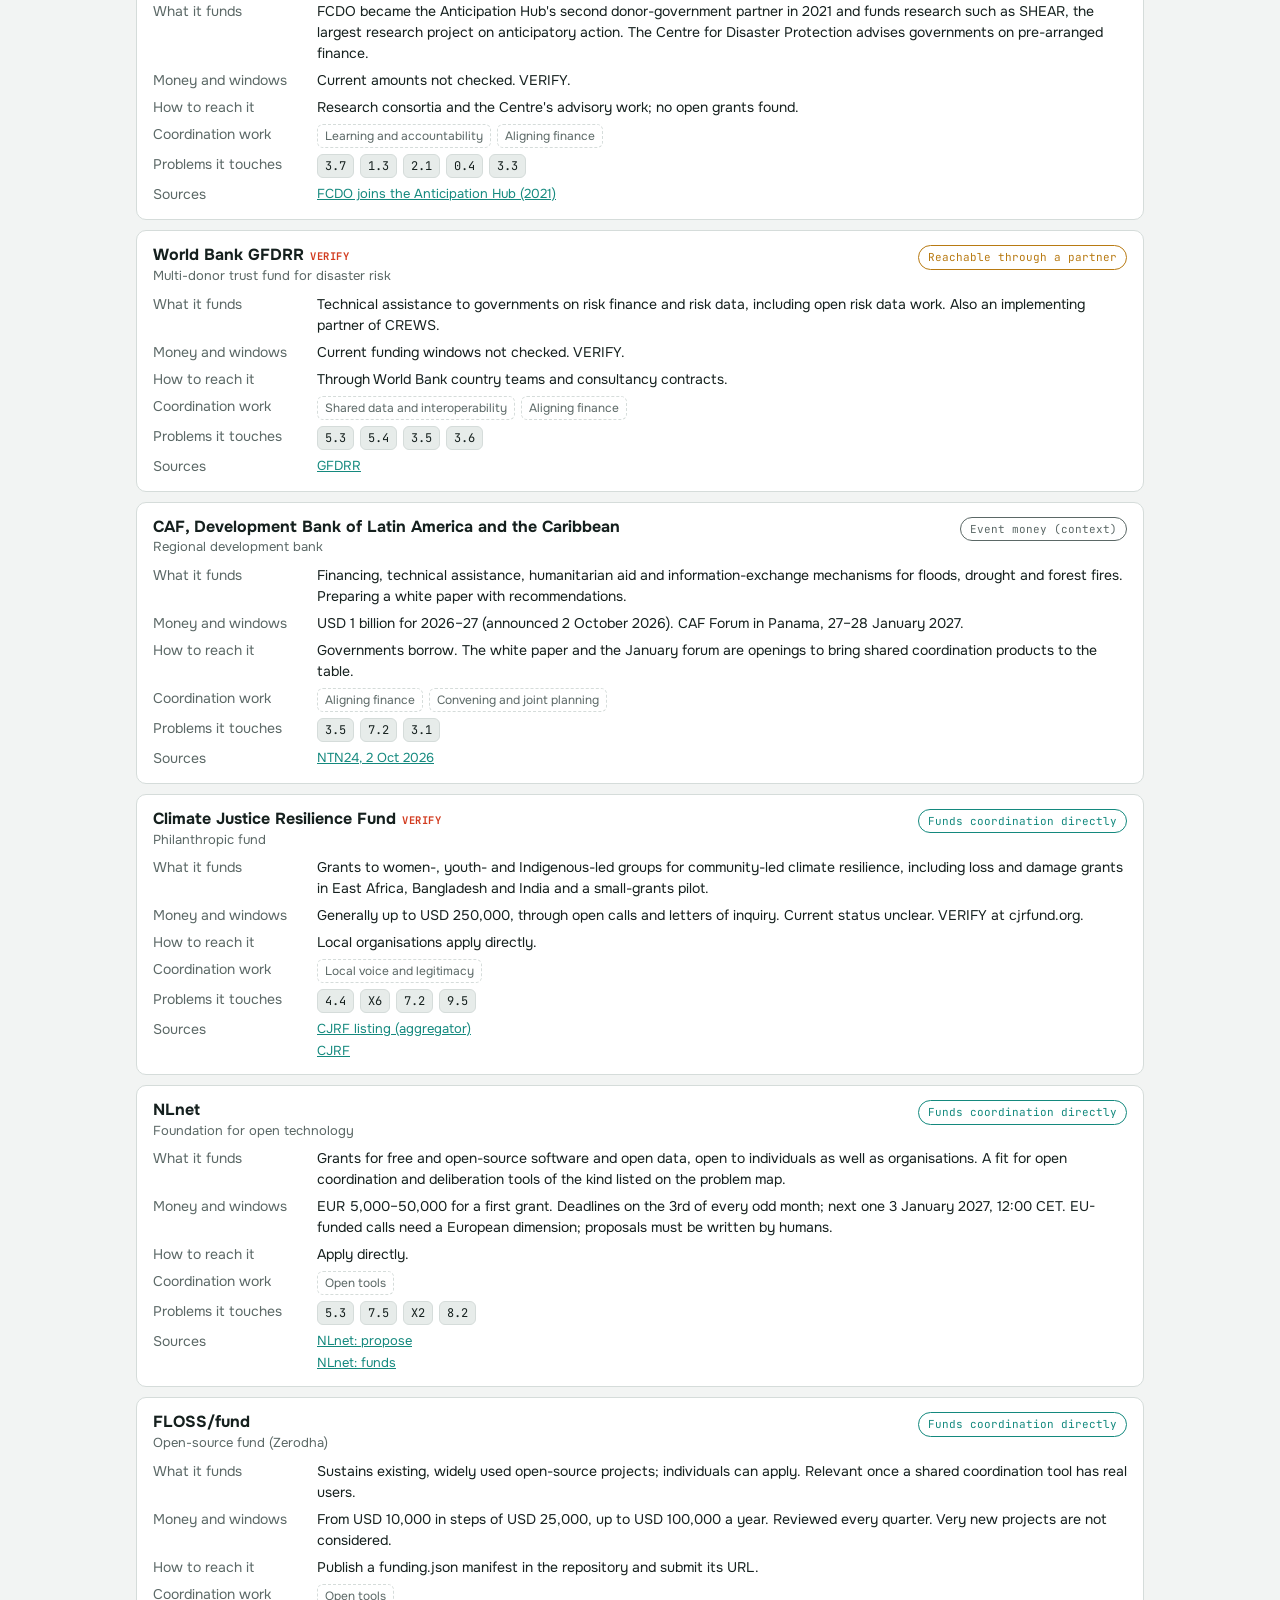
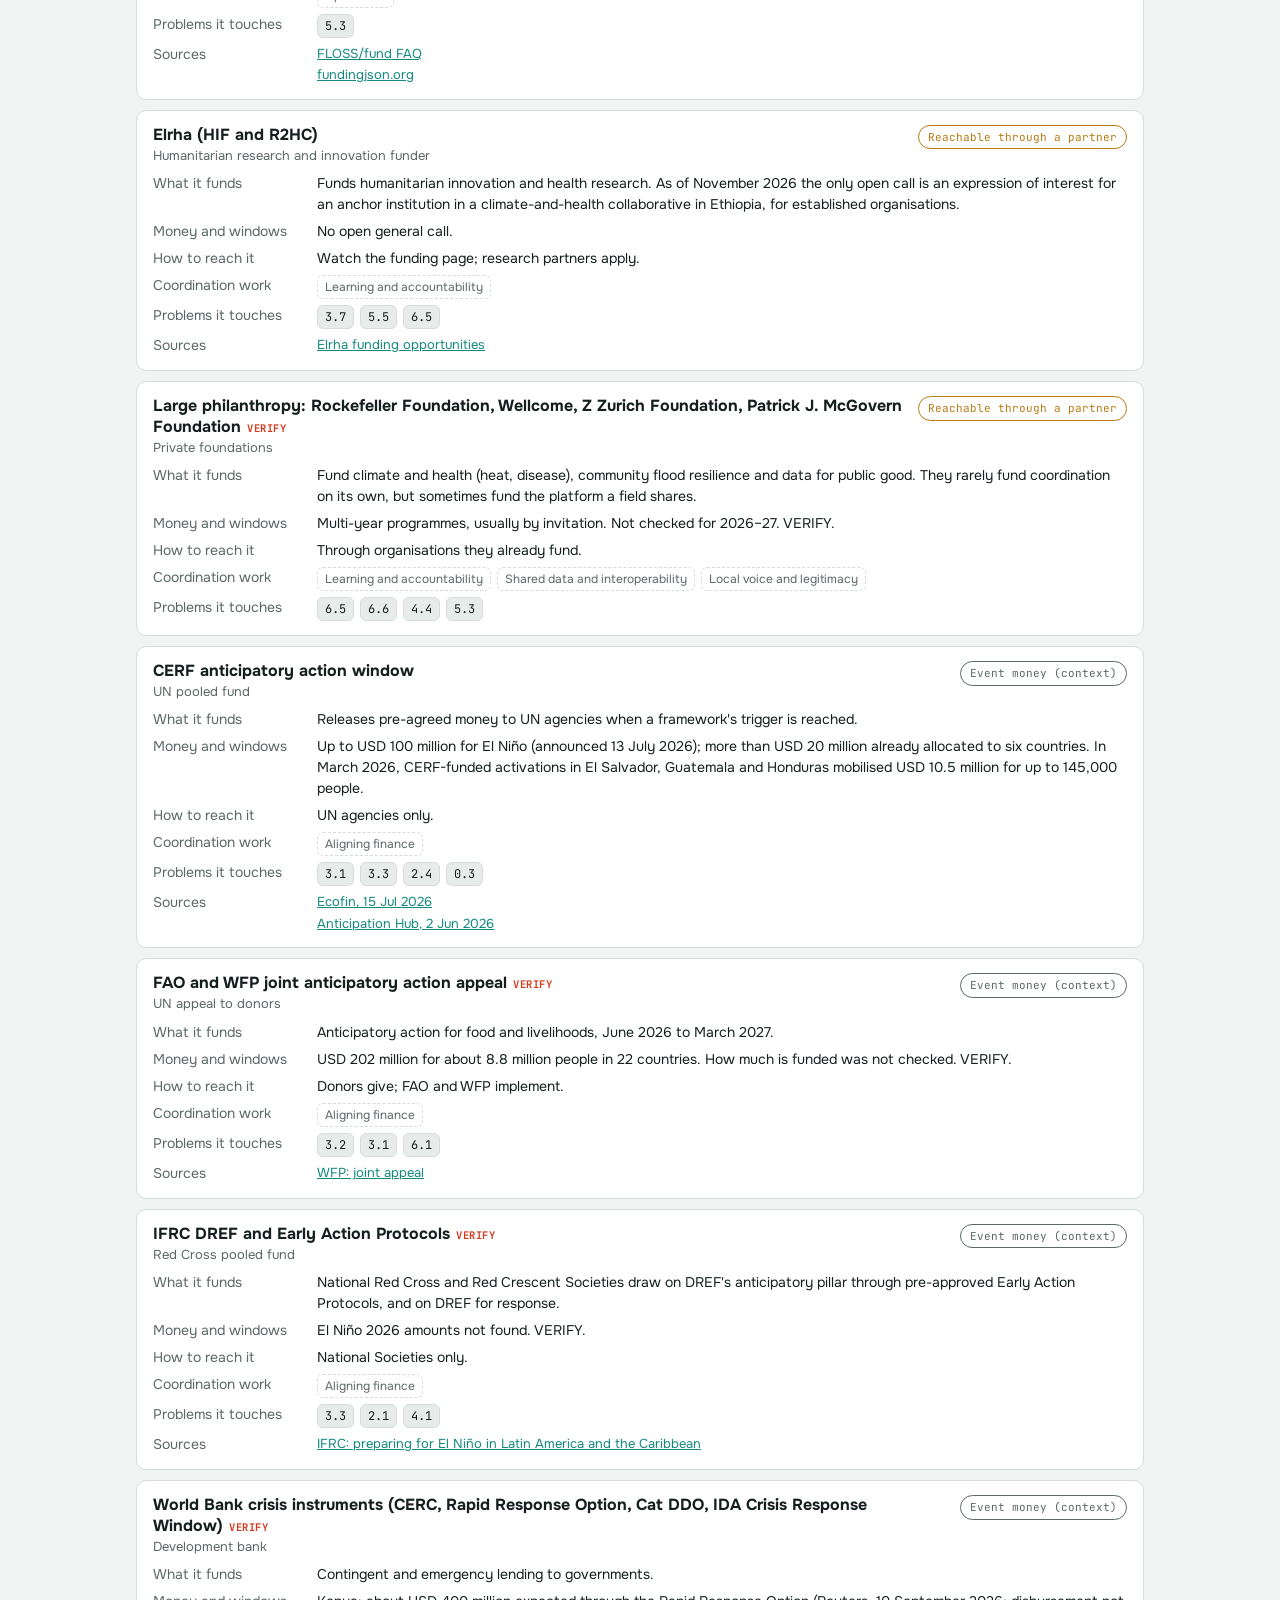
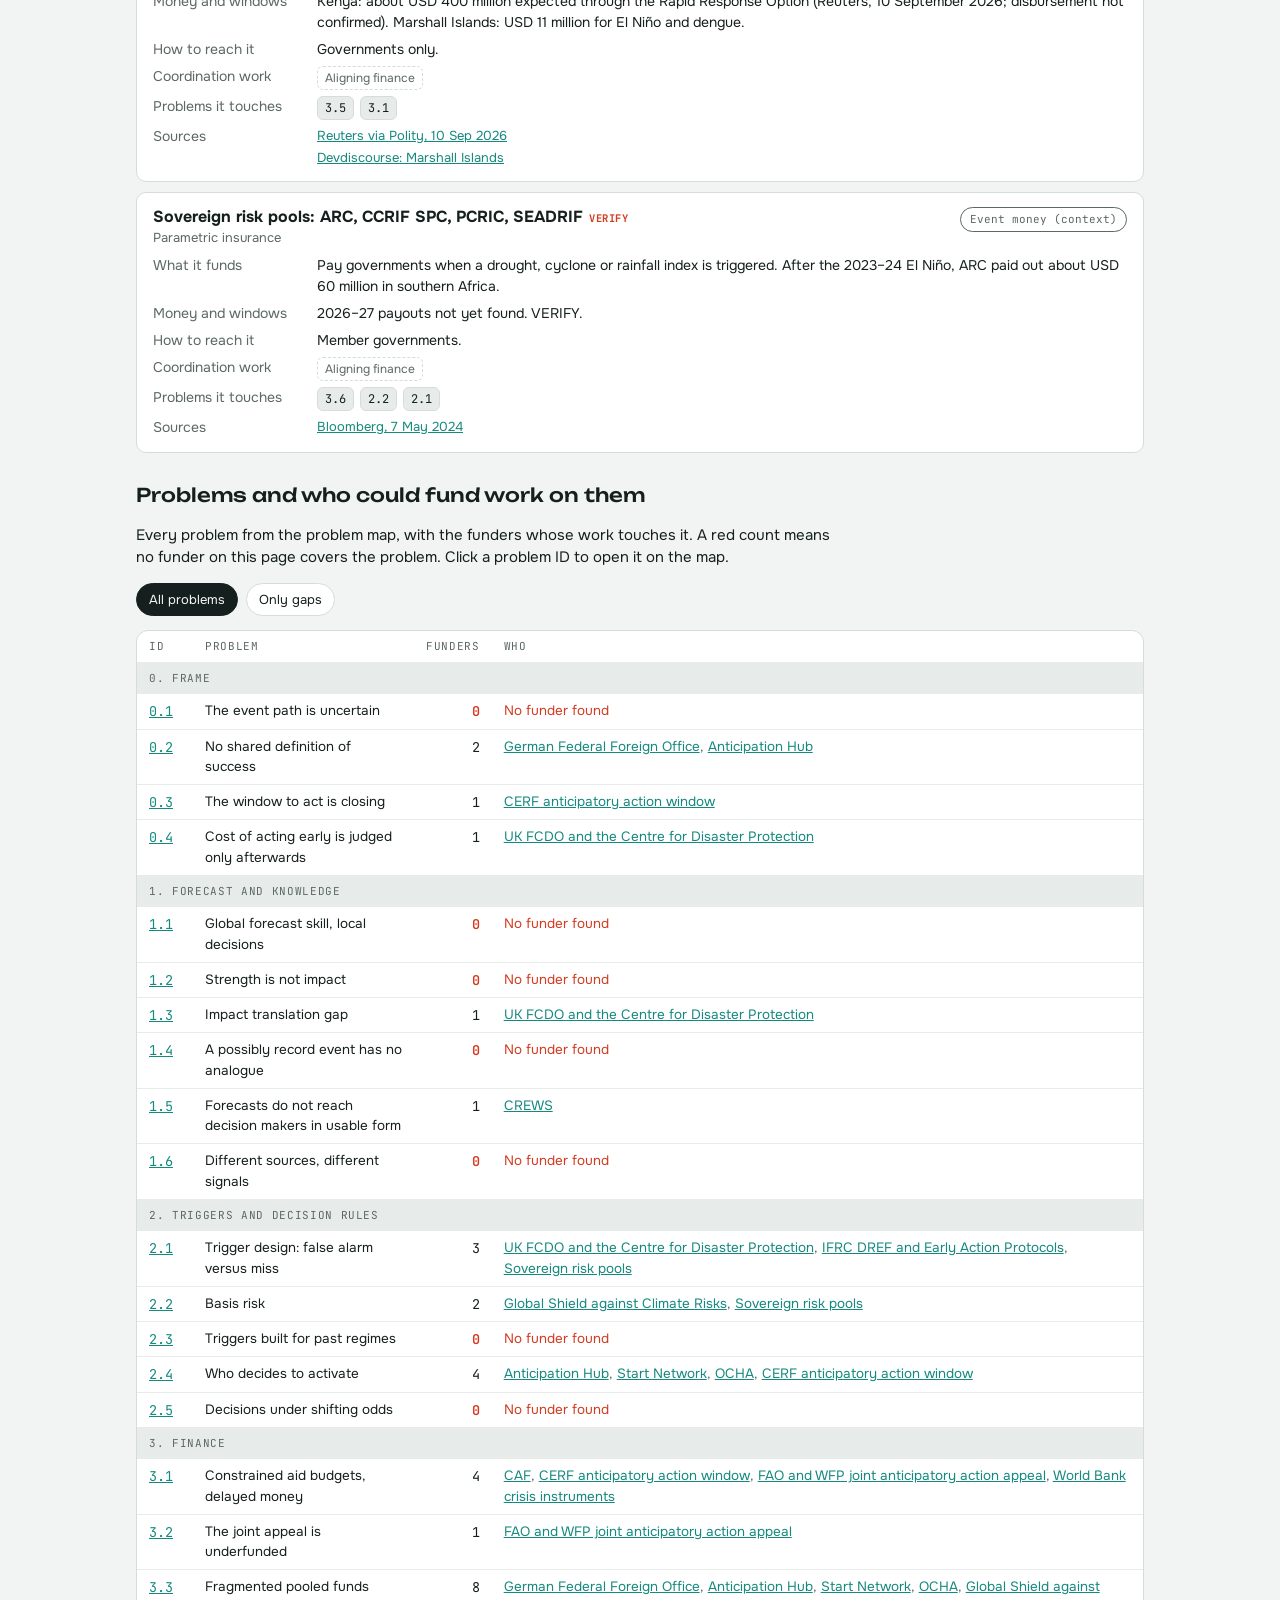
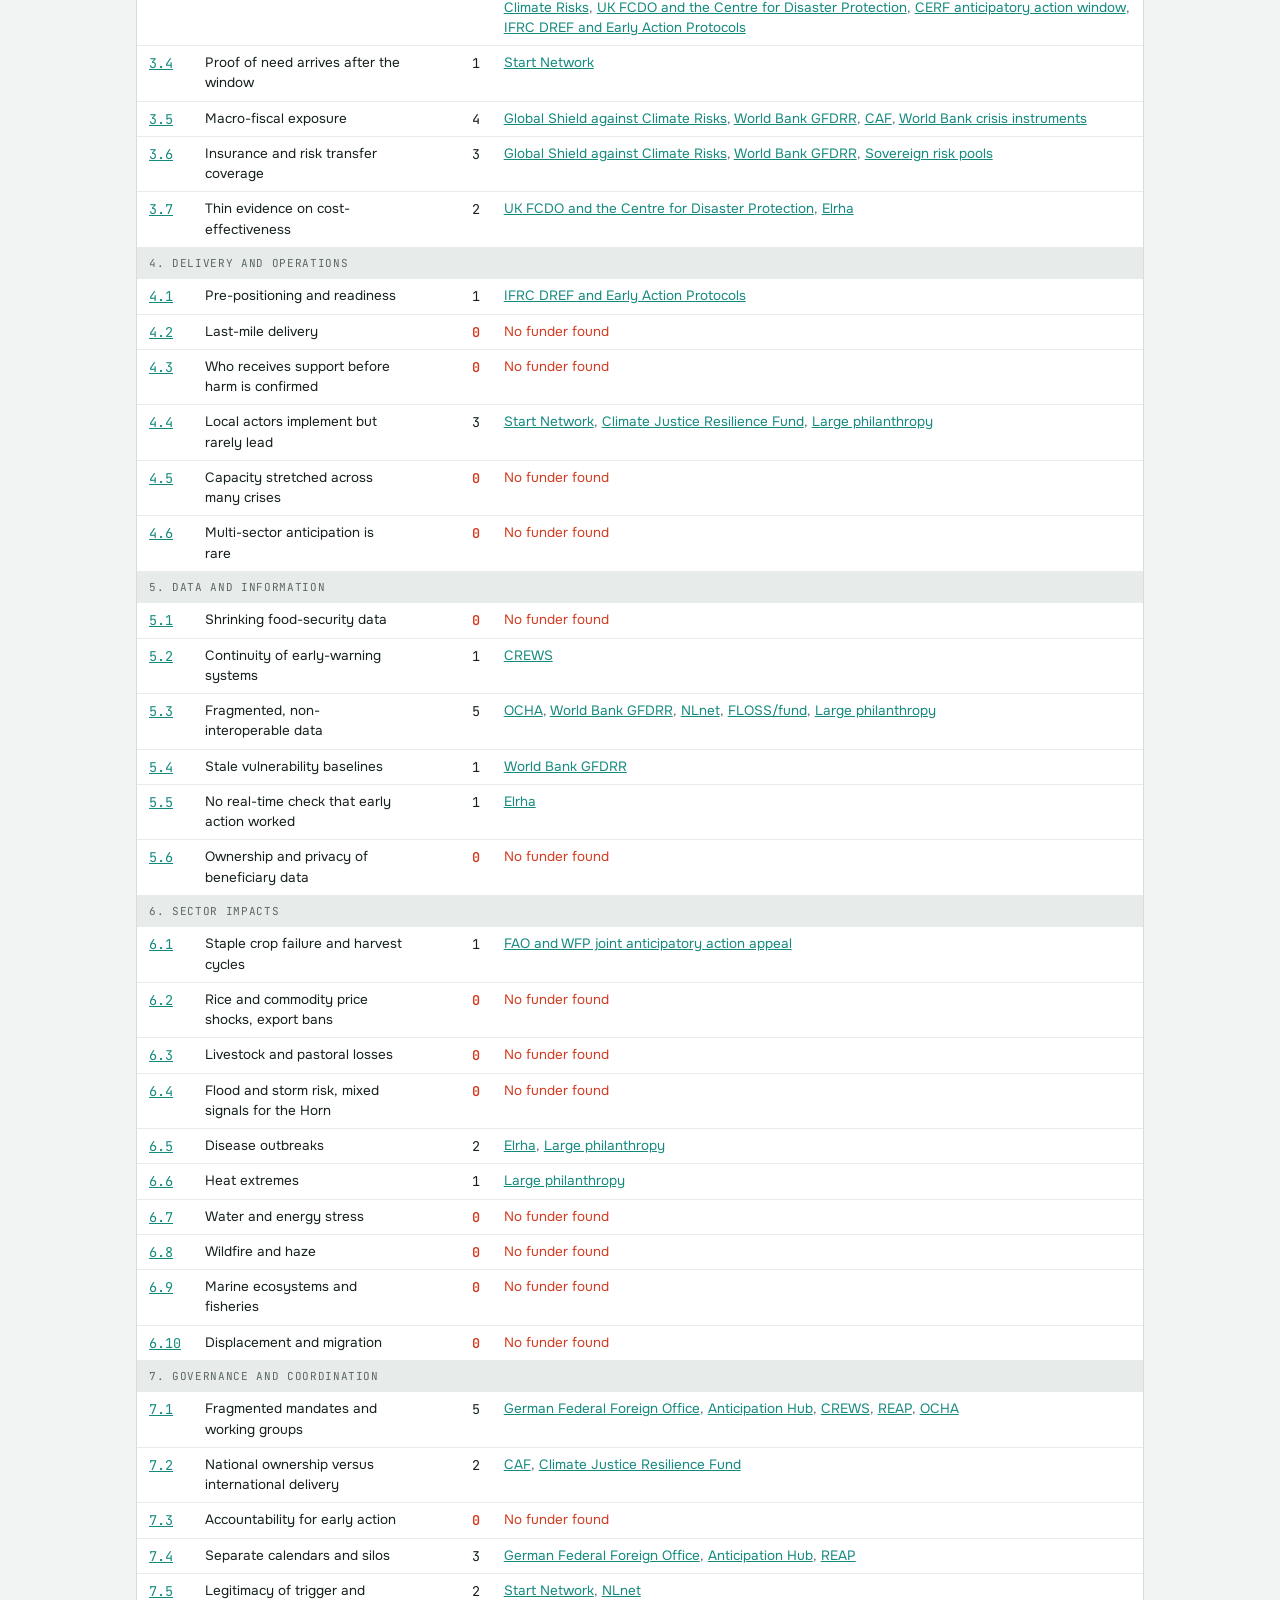
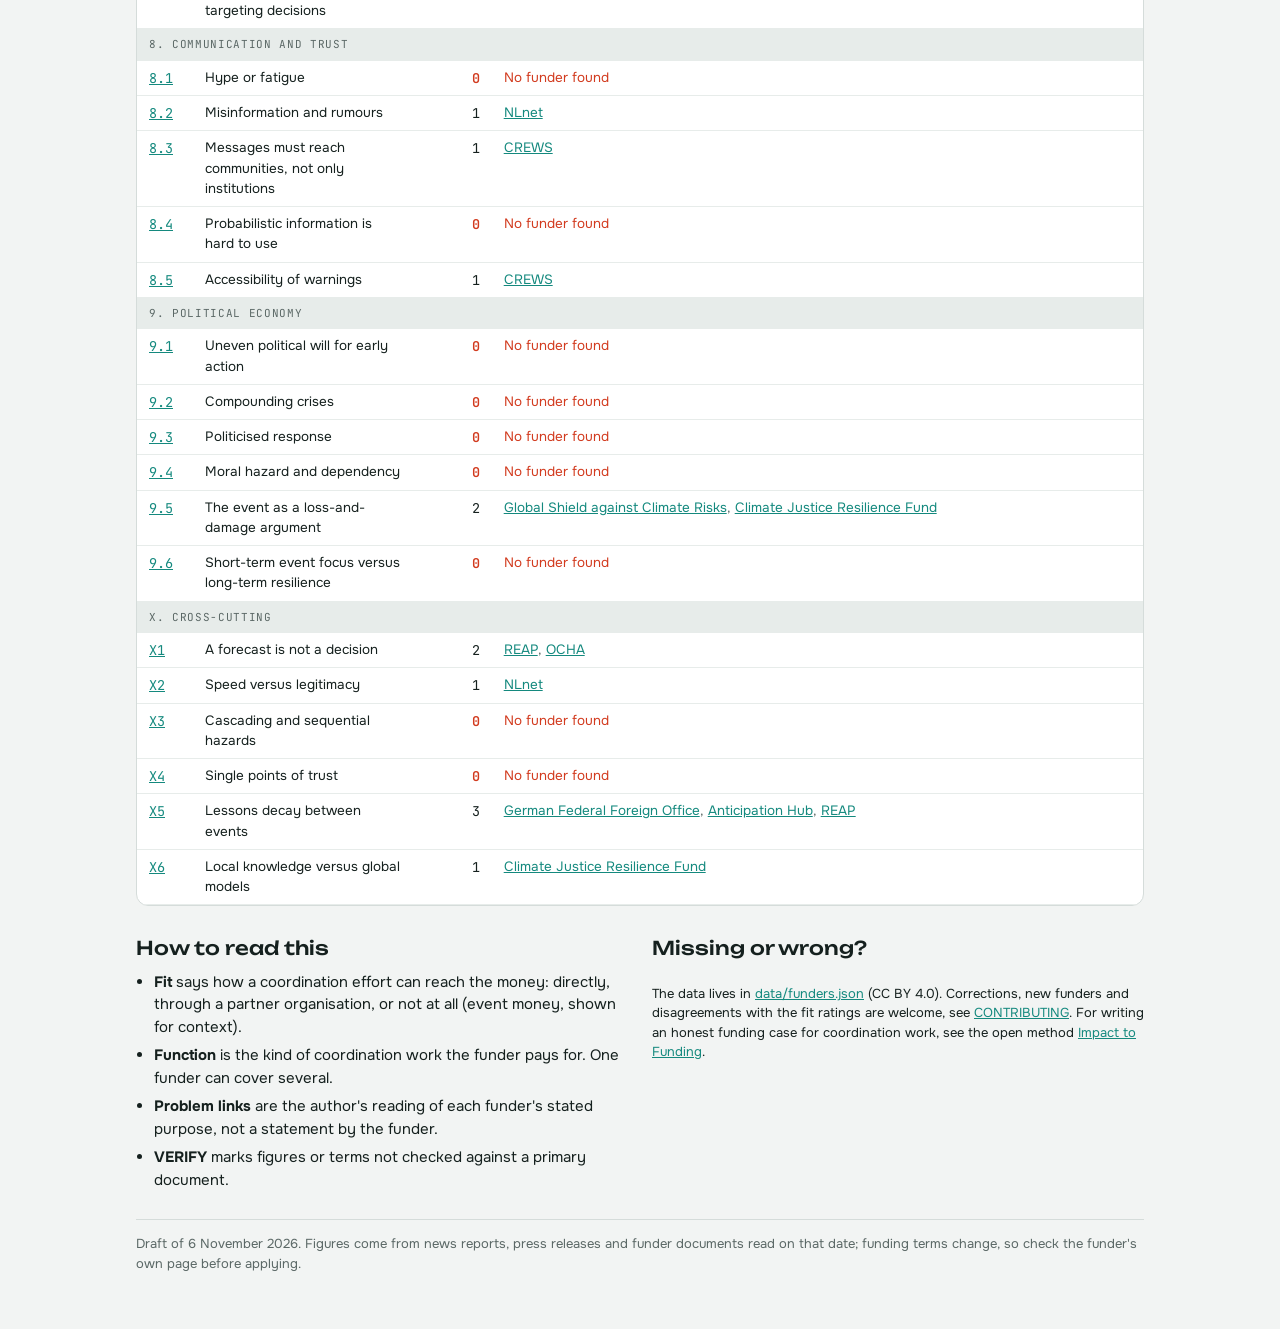
<file: el-nino/funders.html>
<!doctype html>
<html lang="en">
<head>
<meta charset="utf-8">
<meta name="viewport" content="width=device-width, initial-scale=1">
<meta http-equiv="refresh" content="0; url=coordination-funders/">
<title>Coordination funders moved</title>
<script>window.location.replace('coordination-funders/' + window.location.search + window.location.hash);</script>
</head>
<body><p>The coordination-funder map moved to <a href="coordination-funders/">its own folder</a>.</p></body>
</html>
</file>
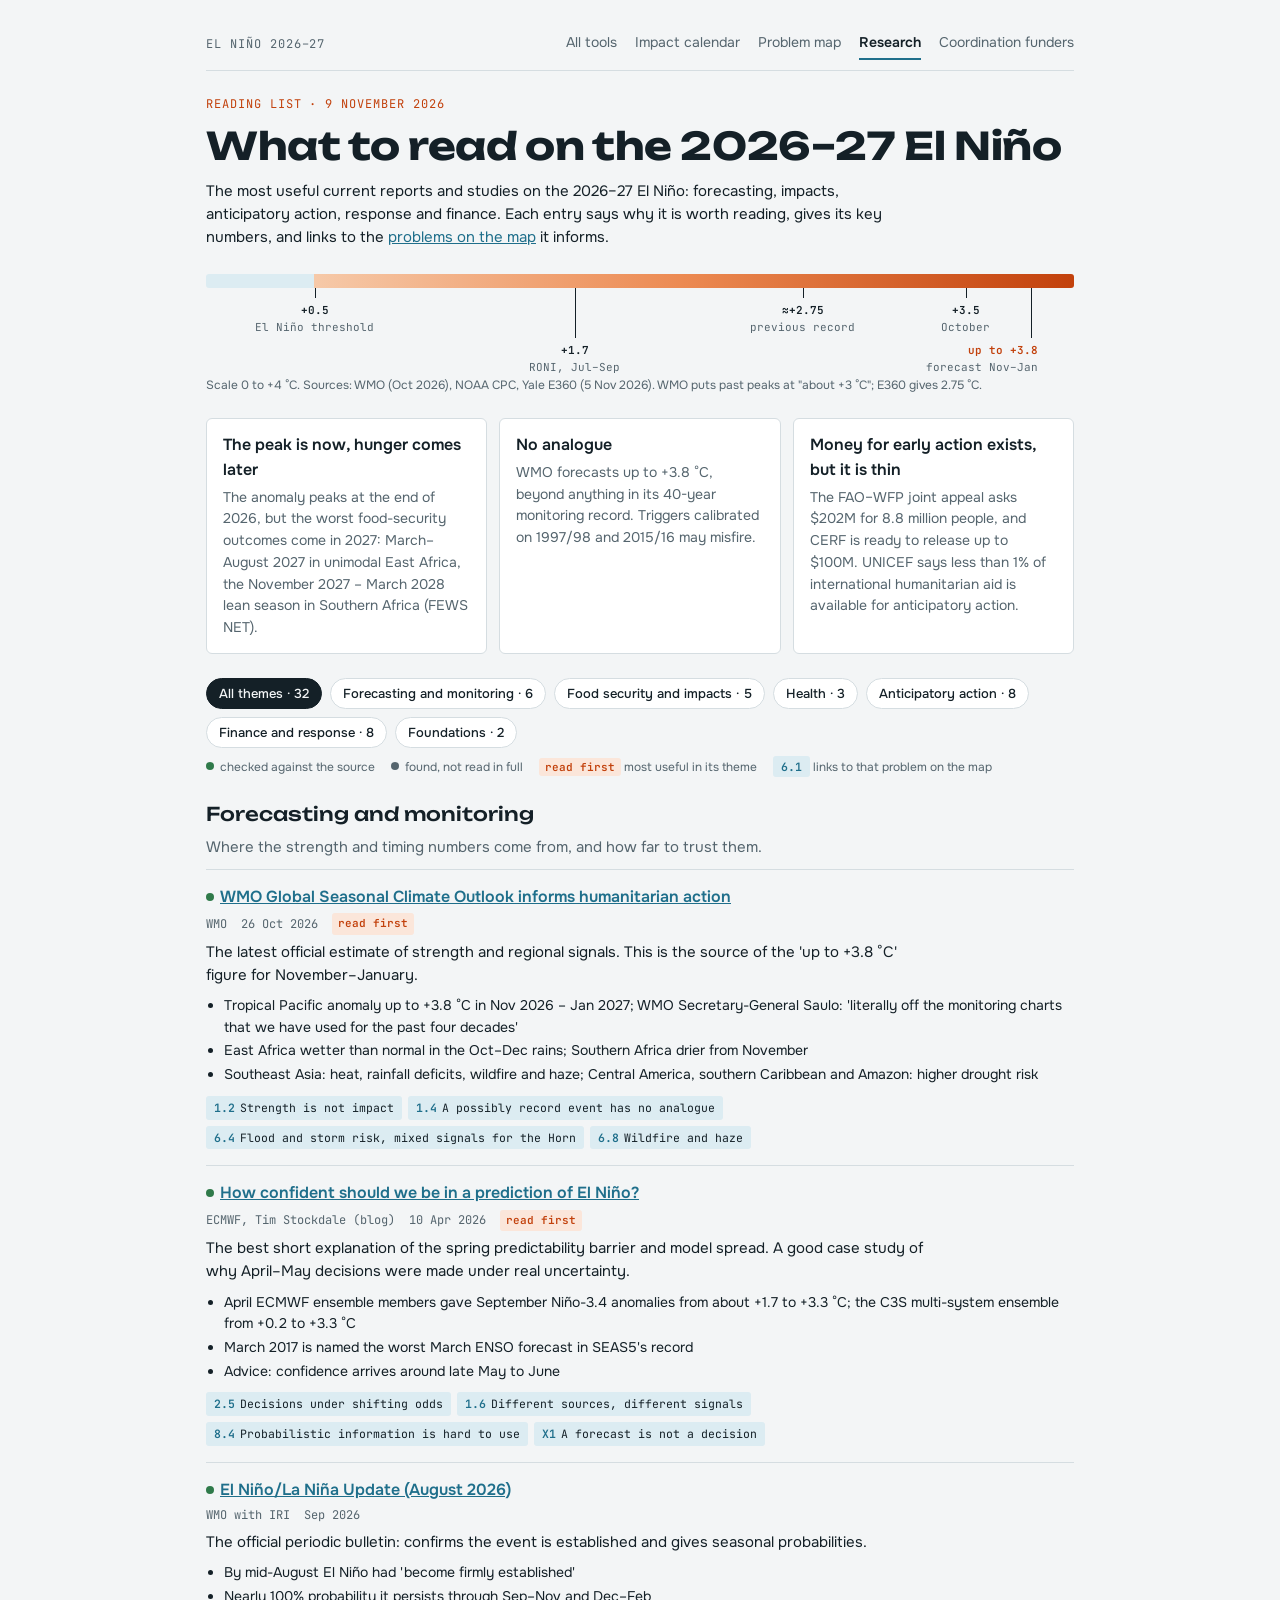
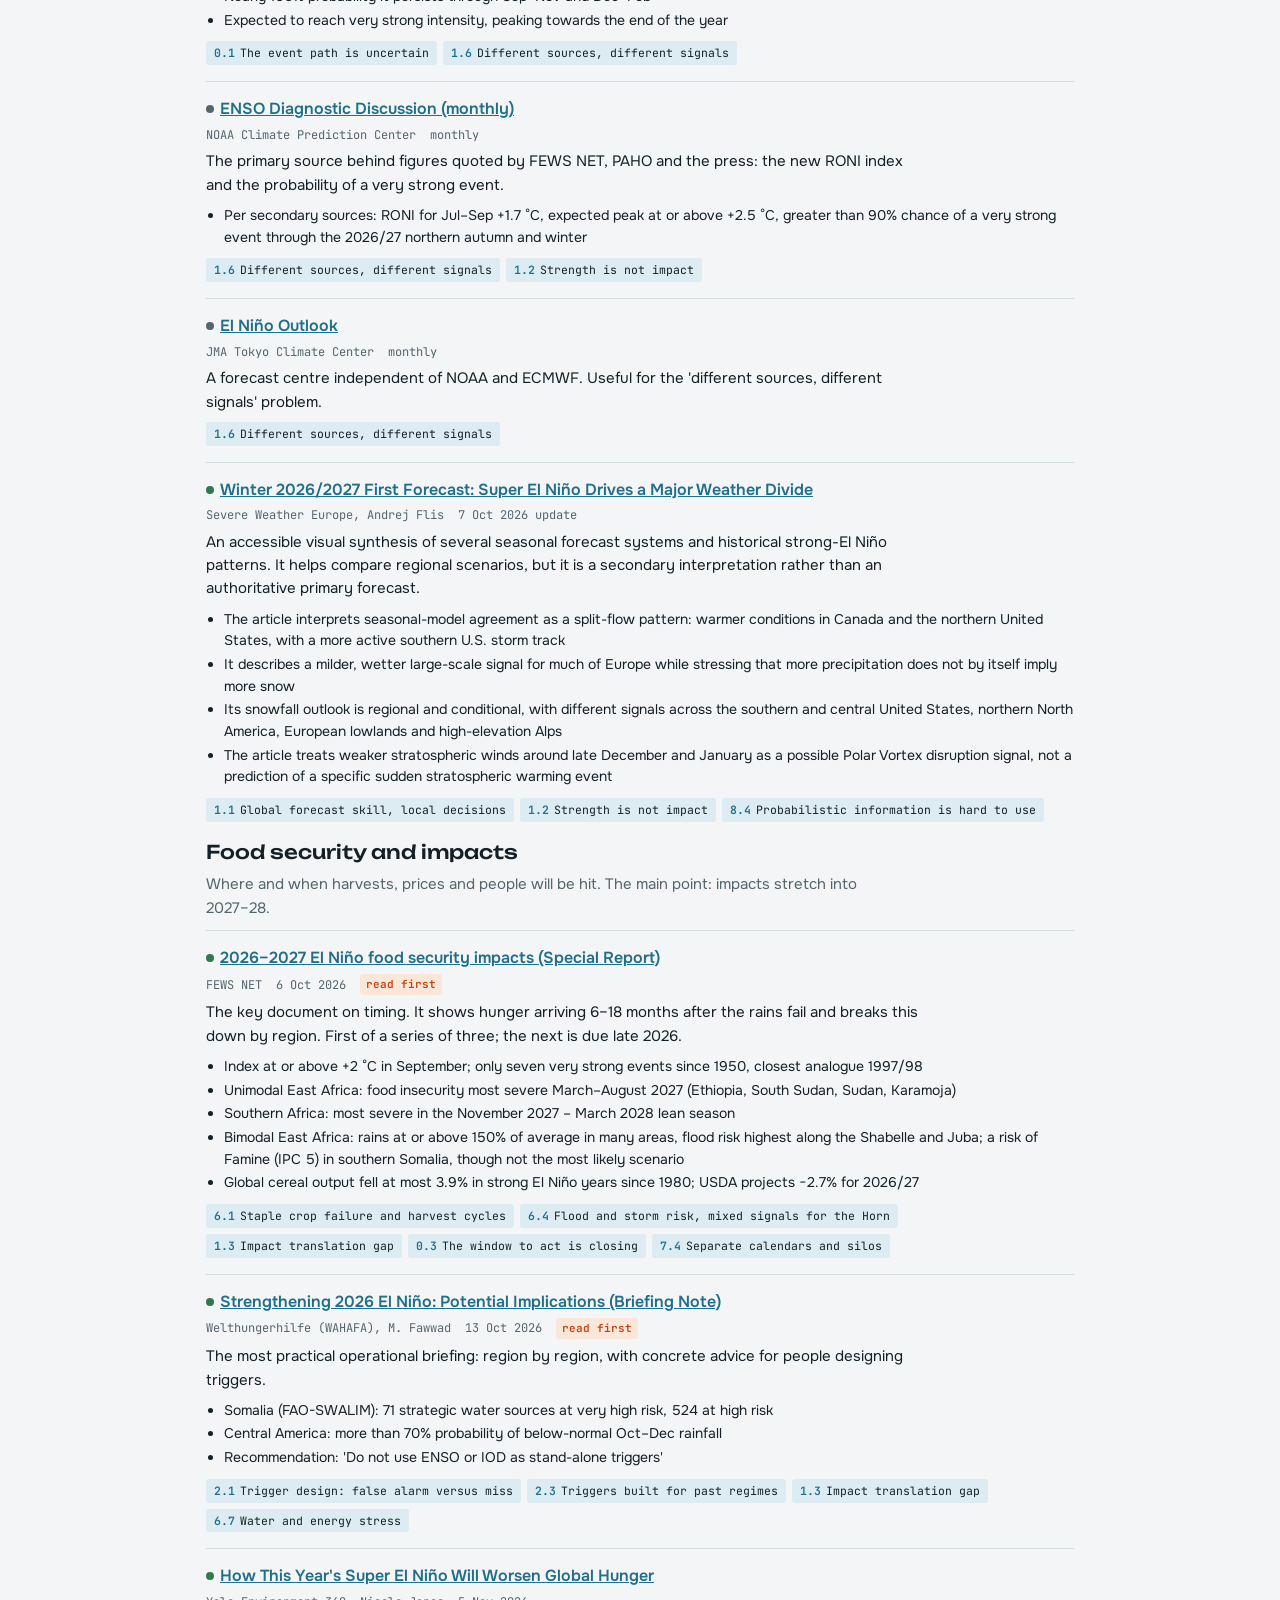
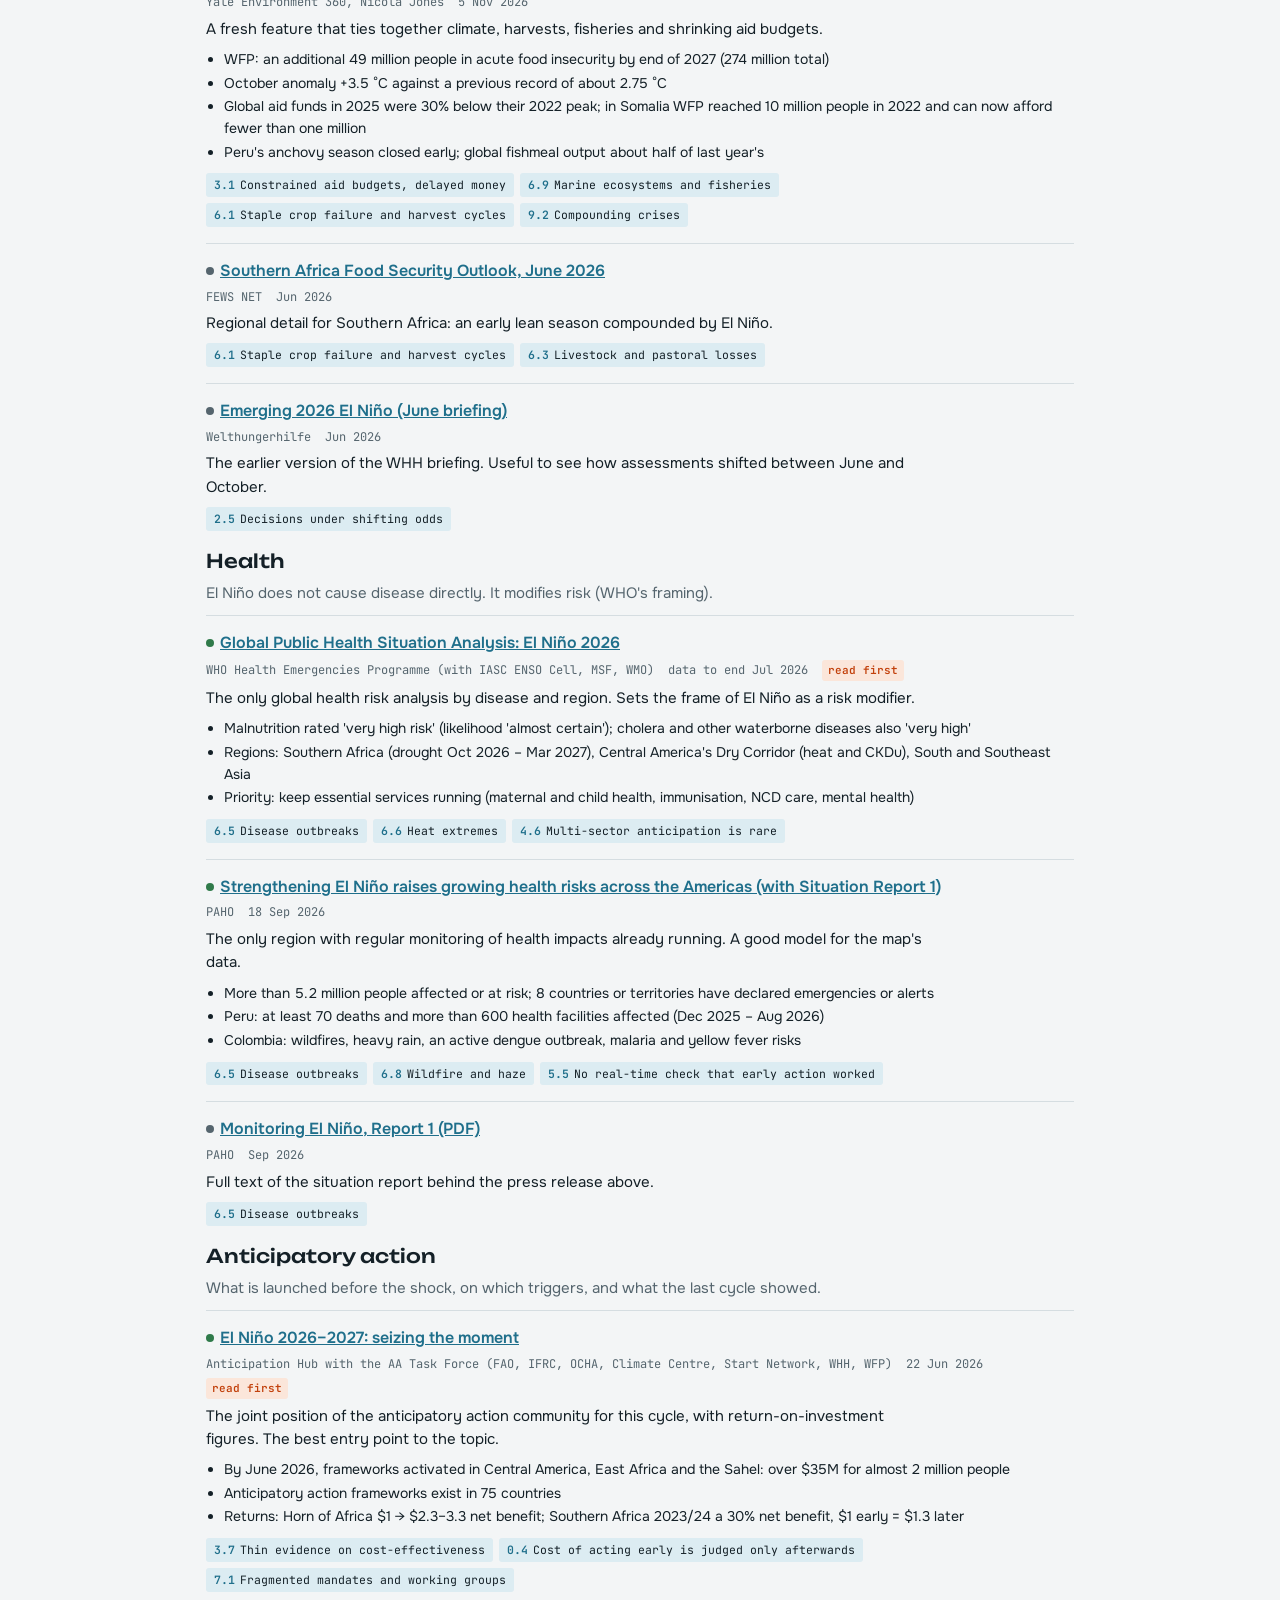
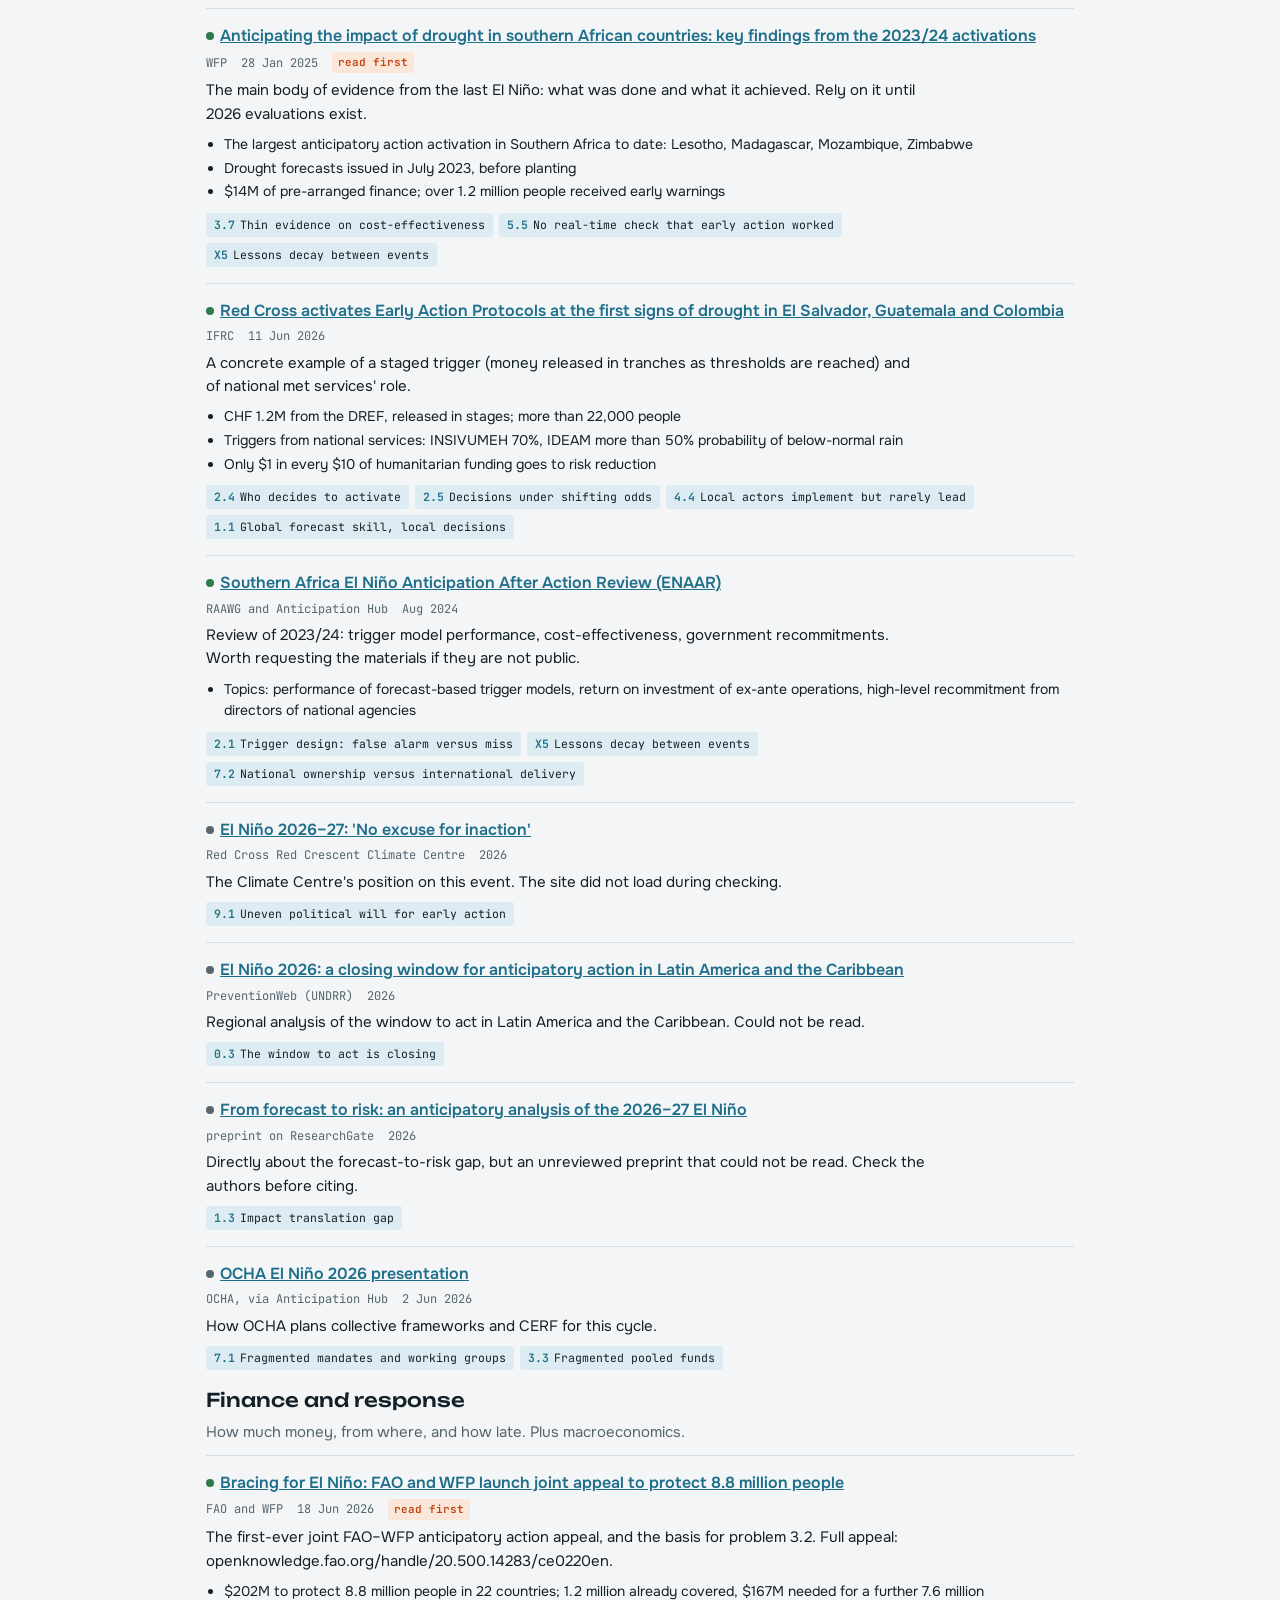
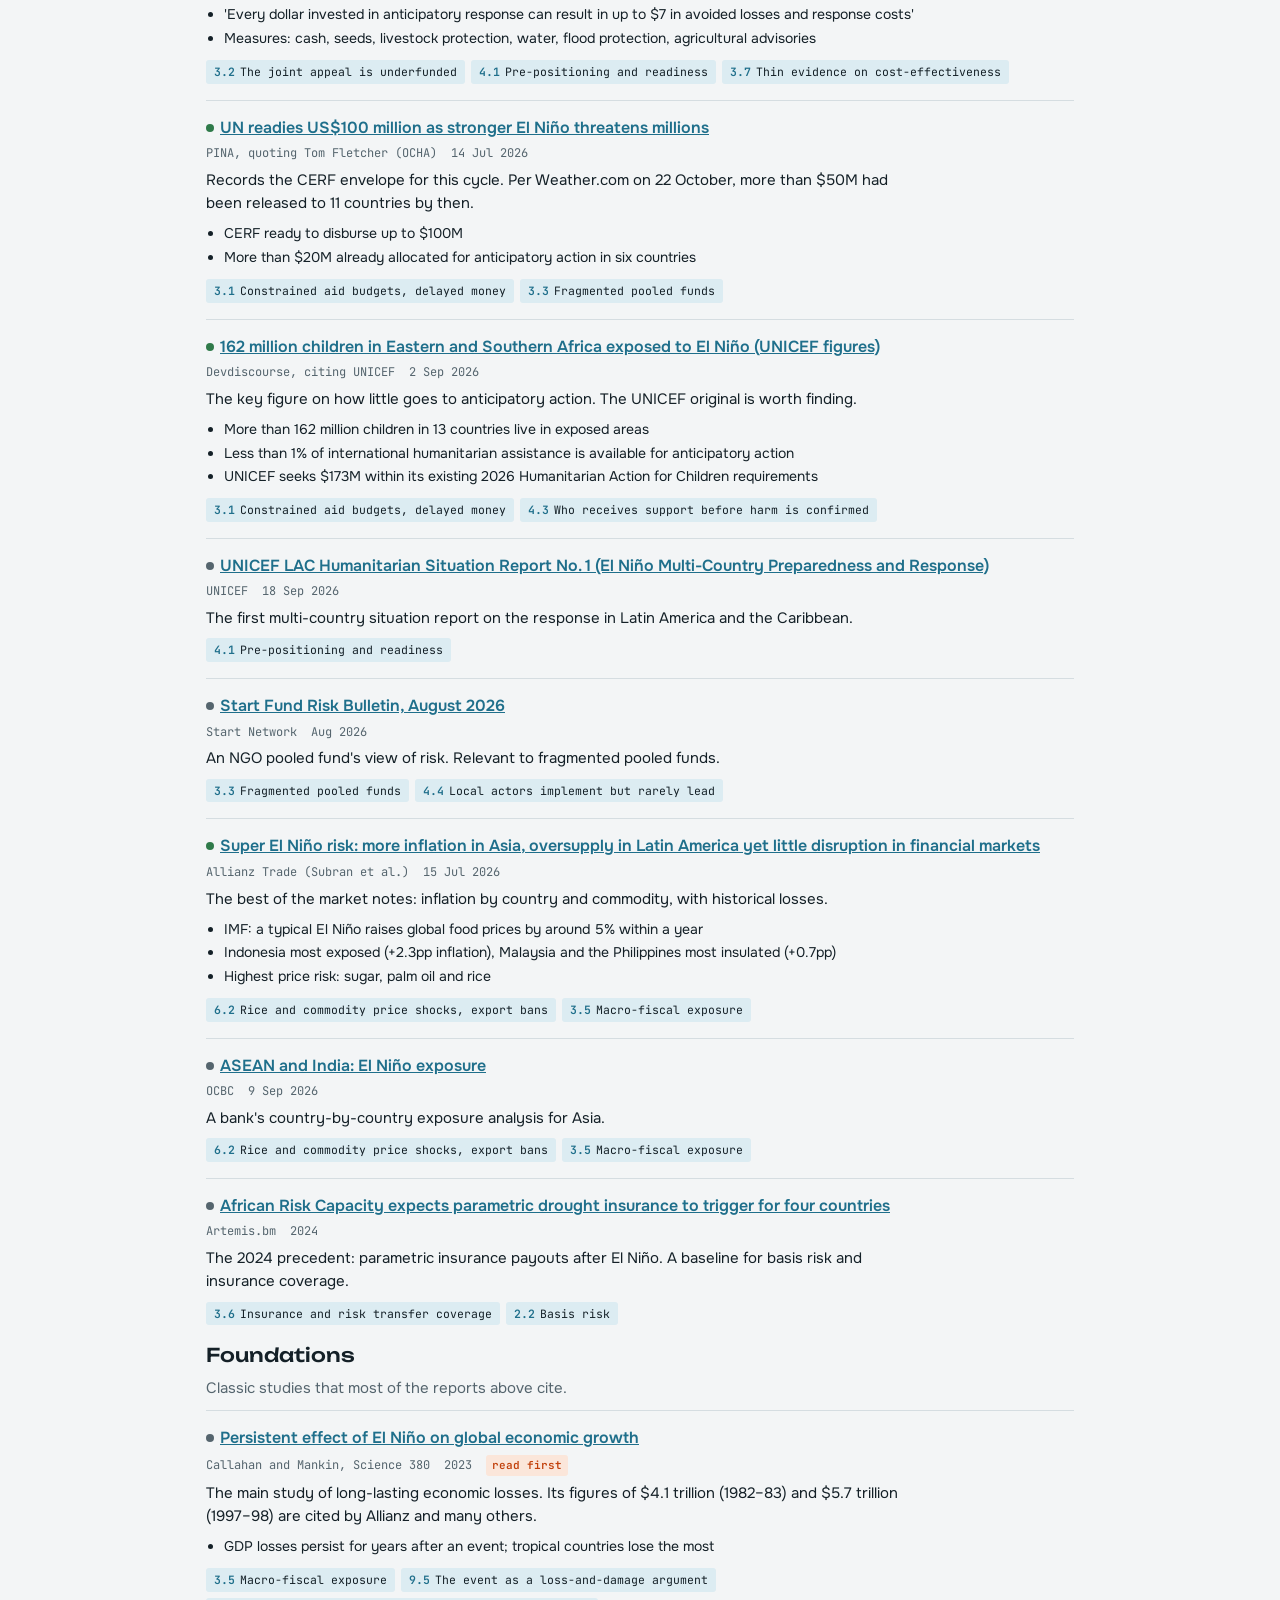
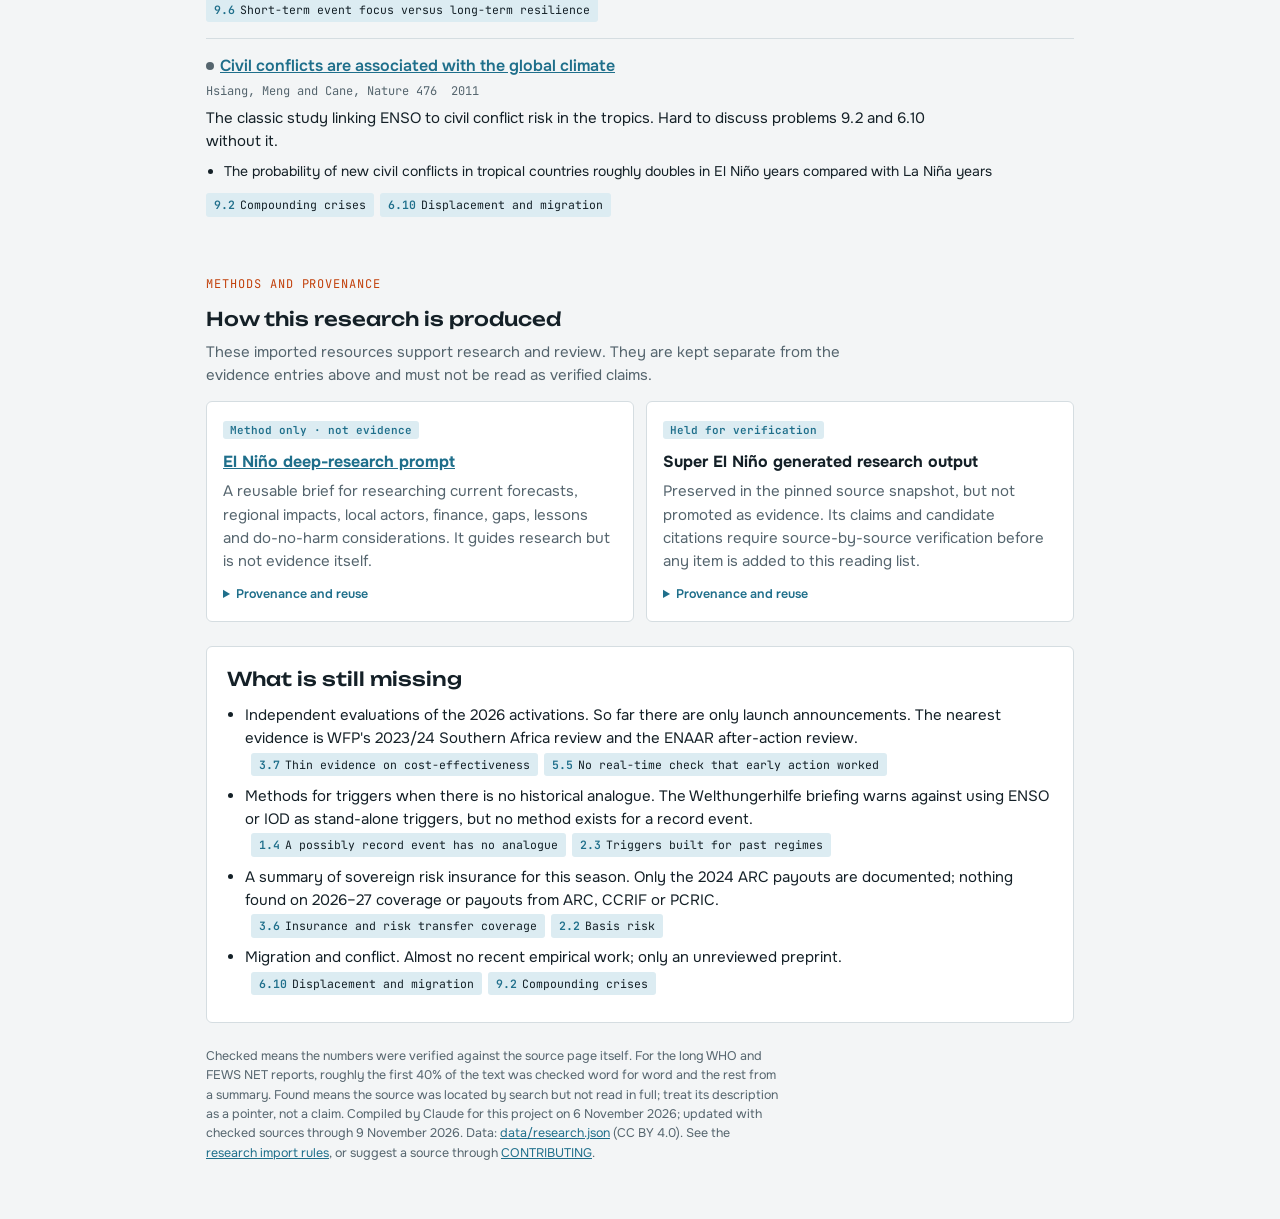
<file: el-nino/research.html>
<!doctype html>
<html lang="en">
<head>
<meta charset="utf-8">
<meta name="viewport" content="width=device-width, initial-scale=1">
<meta http-equiv="refresh" content="0; url=research-library/">
<title>Research library moved</title>
<script>window.location.replace('research-library/' + window.location.search + window.location.hash);</script>
</head>
<body><p>The research library moved to <a href="research-library/">its own folder</a>.</p></body>
</html>
</file>
<file: el-nino/hub.css>
:root {
  color-scheme: light;
  --bg: #f3f0e8;
  --surface: #fffdf8;
  --ink: #17201d;
  --muted: #5f6964;
  --line: #d8d7cf;
  --accent: #0a6b5f;
  --accent-soft: #dcefe9;
  --warm: #b8472c;
  --shadow: 0 20px 55px rgba(31, 43, 38, .08);
}

* { box-sizing: border-box; }

body {
  margin: 0;
  background:
    radial-gradient(circle at 90% 0, rgba(10, 107, 95, .12), transparent 28rem),
    radial-gradient(circle at 0 35%, rgba(184, 71, 44, .08), transparent 24rem),
    var(--bg);
  color: var(--ink);
  font: 16px/1.6 Inter, ui-sans-serif, system-ui, -apple-system, BlinkMacSystemFont, "Segoe UI", sans-serif;
}

a { color: inherit; }

.shell {
  width: min(1120px, calc(100% - 32px));
  margin: 0 auto;
  padding: 34px 0 64px;
}

.eyebrow {
  margin: 0 0 10px;
  color: var(--accent);
  font: 700 12px/1.2 ui-monospace, SFMono-Regular, Menlo, monospace;
  letter-spacing: .13em;
  text-transform: uppercase;
}

.back {
  display: inline-flex;
  margin-bottom: 28px;
  color: var(--muted);
  font-weight: 650;
  text-decoration: none;
}

.back:hover { color: var(--accent); }

.hero {
  display: grid;
  grid-template-columns: minmax(0, 1.5fr) minmax(260px, .7fr);
  gap: 32px;
  align-items: end;
  padding: clamp(28px, 5vw, 58px);
  background: rgba(255, 253, 248, .92);
  border: 1px solid var(--line);
  border-radius: 28px;
  box-shadow: var(--shadow);
}

h1, h2, h3 { line-height: 1.12; }
h1 { max-width: 760px; margin: 0; font-size: clamp(2.35rem, 6vw, 5.2rem); letter-spacing: -.055em; }
h2 { margin: 48px 0 18px; font-size: clamp(1.55rem, 3vw, 2.2rem); letter-spacing: -.025em; }
h3 { margin: 0 0 10px; font-size: 1.2rem; }

.lede { max-width: 740px; margin: 24px 0 0; color: var(--muted); font-size: clamp(1.02rem, 2vw, 1.22rem); }
.hero-note { margin: 0; padding: 20px; background: var(--accent-soft); border-radius: 18px; color: #24554d; }

.grid {
  display: grid;
  grid-template-columns: repeat(2, minmax(0, 1fr));
  gap: 16px;
}

.card {
  position: relative;
  display: block;
  min-height: 220px;
  padding: 26px;
  overflow: hidden;
  background: var(--surface);
  border: 1px solid var(--line);
  border-radius: 20px;
  text-decoration: none;
  transition: transform .16s ease, border-color .16s ease, box-shadow .16s ease;
}

.card:hover {
  transform: translateY(-3px);
  border-color: var(--accent);
  box-shadow: var(--shadow);
}

.card::after {
  content: "↗";
  position: absolute;
  right: 22px;
  bottom: 18px;
  color: var(--accent);
  font-size: 1.35rem;
}

.card p { max-width: 52ch; margin: 0; color: var(--muted); }
.tag { display: inline-block; margin-bottom: 22px; color: var(--accent); font: 700 11px/1.2 ui-monospace, SFMono-Regular, Menlo, monospace; letter-spacing: .1em; text-transform: uppercase; }
.card.platform { background: #10211f; color: #f6f4ed; border-color: #24423d; }
.card.platform p { color: #b8c9c4; }
.card.platform .tag, .card.platform::after { color: #75ddc8; }
.card.osiris { background: #12171f; color: #eef6ff; border-color: #26384b; }
.card.osiris p { color: #b7c4d2; }
.card.osiris .tag, .card.osiris::after { color: #55d7ff; }

.actions { display: flex; flex-wrap: wrap; gap: 12px; margin-top: 28px; }
.button { display: inline-flex; align-items: center; justify-content: center; min-height: 46px; padding: 0 18px; border: 1px solid var(--line); border-radius: 999px; background: var(--surface); font-weight: 750; text-decoration: none; }
.button.primary { background: var(--accent); border-color: var(--accent); color: white; }
.button:hover { border-color: var(--accent); }

.panel { margin-top: 22px; padding: 26px; background: var(--surface); border: 1px solid var(--line); border-radius: 20px; }
.panel h2 { margin: 0 0 12px; font-size: 1.35rem; }
.panel p:last-child { margin-bottom: 0; }
.meta { display: grid; grid-template-columns: 130px 1fr; gap: 10px 18px; margin: 0; }
.meta dt { color: var(--muted); }
.meta dd { min-width: 0; margin: 0; overflow-wrap: anywhere; font-family: ui-monospace, SFMono-Regular, Menlo, monospace; font-size: .88rem; }

footer { margin-top: 48px; padding-top: 20px; border-top: 1px solid var(--line); color: var(--muted); font-size: .92rem; }
footer a { color: var(--accent); }

@media (max-width: 760px) {
  .hero { grid-template-columns: 1fr; }
  .grid { grid-template-columns: 1fr; }
  .card { min-height: 190px; }
  .meta { grid-template-columns: 1fr; gap: 2px; }
  .meta dd { margin-bottom: 10px; }
}
</file>
<file: el-nino/coordination-funders/funders.css>
/* Funders page. Tokens shared with calendar.css (same palette and type); layout: summary figures, filterable funder list with problem chips, then a problem-by-funder coverage table. */
:root{
  --bg:#F2F4F3; --surface:#FFFFFF; --fg:#15201E; --muted:#5B6866; --line:#D5DCDA; --soft:#E7ECEA;
  --now:#D23B1F; --cool:#2E6DB0; --warm:#D9502E;
  --c-drought:#B87A12; --c-heat:#D2462A; --c-rain:#2F6FB5; --c-ocean:#14897E; --c-food:#7C52B8; --c-health:#B83A71;
  --f-display:"Unbounded","Onest",system-ui,sans-serif;
  --f-body:"Onest",system-ui,-apple-system,"Segoe UI",sans-serif;
  --f-mono:"JetBrains Mono",ui-monospace,Menlo,monospace;
}
@media (prefers-color-scheme: dark){:root:not([data-theme="light"]){
  --bg:#0F1615; --surface:#17201F; --fg:#E6ECEA; --muted:#93A19E; --line:#2A3634; --soft:#1E2928;
  --now:#FF6A4A; --cool:#6FA3E0; --warm:#FF7A55;
  --c-drought:#E0A740; --c-heat:#FF6E4E; --c-rain:#6FA3E6; --c-ocean:#3CC2B3; --c-food:#AE8AE8; --c-health:#EC72A6; color-scheme:dark}}
:root[data-theme="dark"]{
  --bg:#0F1615; --surface:#17201F; --fg:#E6ECEA; --muted:#93A19E; --line:#2A3634; --soft:#1E2928;
  --now:#FF6A4A; --cool:#6FA3E0; --warm:#FF7A55;
  --c-drought:#E0A740; --c-heat:#FF6E4E; --c-rain:#6FA3E6; --c-ocean:#3CC2B3; --c-food:#AE8AE8; --c-health:#EC72A6; color-scheme:dark}
*{box-sizing:border-box}
html,body{margin:0}
body{background:var(--bg);color:var(--fg);font-family:var(--f-body);font-size:15px;line-height:1.5}
.wrap{max-width:1180px;margin:0 auto;padding-left:max(16px,env(safe-area-inset-left,0px));padding-right:max(16px,env(safe-area-inset-right,0px));padding-block:28px 56px;display:flex;flex-direction:column;gap:28px}
h1{font-family:var(--f-display);font-weight:700;font-size:clamp(26px,4.4vw,42px);line-height:1.1;margin:0;text-wrap:balance;letter-spacing:-.01em}
h2{font-family:var(--f-display);font-weight:500;font-size:19px;margin:0;text-wrap:balance}
.eyebrow{font-family:var(--f-mono);font-size:12px;letter-spacing:.08em;text-transform:uppercase;color:var(--muted)}
.lede{max-width:68ch;color:var(--fg);margin:0}
.muted{color:var(--muted)}
header{display:flex;flex-direction:column;gap:12px}

.status{display:grid;grid-template-columns:repeat(auto-fit,minmax(200px,1fr));gap:12px}
.stat{background:var(--surface);border:1px solid var(--line);border-radius:10px;padding:14px 16px;display:flex;flex-direction:column;gap:4px;min-width:0}
.stat b{font-family:var(--f-mono);font-size:24px;font-weight:600;font-variant-numeric:tabular-nums}
.stat.here{border-color:var(--now)}
.stat.here b{color:var(--now)}
.stat span{font-size:13px;color:var(--muted)}
:root{--fit-direct:#14897E;--fit-partner:#B87A12;--fit-context:#5B6866;--gap:#D23B1F}
@media (prefers-color-scheme: dark){:root:not([data-theme="light"]){--fit-direct:#3CC2B3;--fit-partner:#E0A740;--fit-context:#93A19E;--gap:#FF6A4A}}
:root[data-theme="dark"]{--fit-direct:#3CC2B3;--fit-partner:#E0A740;--fit-context:#93A19E;--gap:#FF6A4A}
.wrap{max-width:1040px}
.block{display:flex;flex-direction:column;gap:14px}
.prose{max-width:70ch;margin:0}
.prose + .prose{margin-top:-4px}
a{color:var(--c-ocean)}
.filters .lab{font-family:var(--f-mono);font-size:11px;letter-spacing:.08em;text-transform:uppercase;color:var(--muted);align-self:center;margin-right:4px}
.filters button:focus-visible,.chip:focus-visible{outline:2px solid var(--now);outline-offset:2px}
.flist{display:flex;flex-direction:column;gap:10px}
.f{background:var(--surface);border:1px solid var(--line);border-radius:10px;padding:14px 16px;display:grid;grid-template-columns:1fr auto;gap:8px 16px}
.f > *{min-width:0}
.f h3{font-size:16px;margin:0;line-height:1.3}
.f .kind{font-size:13px;color:var(--muted)}
.fit{font-family:var(--f-mono);font-size:11px;padding:3px 9px;border-radius:999px;border:1px solid currentColor;white-space:nowrap;align-self:start}
.fit.direct{color:var(--fit-direct)} .fit.partner{color:var(--fit-partner)} .fit.context{color:var(--fit-context)}
.f dl{grid-column:1/-1;display:grid;grid-template-columns:150px 1fr;gap:6px 14px;margin:0;font-size:14px}
.f dt{color:var(--muted)}
.f dd{margin:0}
@media (max-width:560px){.f dl{grid-template-columns:1fr}.f dt{margin-top:4px}}
.verify{font-family:var(--f-mono);font-size:10.5px;letter-spacing:.05em;color:var(--gap);margin-left:6px}
.chips{display:flex;flex-wrap:wrap;gap:6px}
.chip{font-family:var(--f-mono);font-size:12px;text-decoration:none;color:var(--fg);background:var(--soft);border:1px solid var(--line);border-radius:6px;padding:2px 7px}
.chip:hover{border-color:var(--fg)}
.fn{font-size:12px;color:var(--muted);background:none;border:1px dashed var(--line);border-radius:6px;padding:2px 7px}
.src{font-size:13px;color:var(--muted);display:flex;flex-direction:column;gap:2px}
.src a{overflow-wrap:anywhere}
.cov{background:var(--surface);border:1px solid var(--line);border-radius:12px;overflow-x:auto}
.cov table{border-collapse:collapse;width:100%;font-size:13.5px;min-width:560px}
.cov th,.cov td{text-align:left;padding:7px 12px;border-bottom:1px solid var(--soft);vertical-align:top}
.cov th{font-family:var(--f-mono);font-size:11px;letter-spacing:.06em;text-transform:uppercase;color:var(--muted);font-weight:400}
.cov tr.layer td{background:var(--soft);font-family:var(--f-mono);font-size:11px;letter-spacing:.06em;text-transform:uppercase;color:var(--muted)}
.cov td.id{font-family:var(--f-mono);white-space:nowrap}
.cov td.n{font-family:var(--f-mono);font-variant-numeric:tabular-nums;text-align:right;width:40px}
.cov tr.gap td.n{color:var(--gap);font-weight:600}
.cov .who{color:var(--muted)}
.gapnote{color:var(--gap)}
.notes{display:grid;grid-template-columns:repeat(auto-fit,minmax(300px,1fr));gap:24px}
.notes section{display:flex;flex-direction:column;gap:8px;min-width:0}
.notes ul{margin:0;padding-left:18px;display:flex;flex-direction:column;gap:6px}
footer{color:var(--muted);font-size:13px;border-top:1px solid var(--line);padding-top:14px}
.small{font-size:13px}
.filters{display:flex;flex-wrap:wrap;gap:8px}
.filters button{font:inherit;font-size:13px;border:1px solid var(--line);background:var(--surface);color:var(--fg);padding:6px 12px;border-radius:999px;cursor:pointer}
.filters button[aria-pressed="true"]{background:var(--fg);color:var(--bg);border-color:var(--fg)}
.filters button:focus-visible,.row-label:focus-visible{outline:2px solid var(--now);outline-offset:2px}
</file>
<file: el-nino/shared/nav.css>
/* Shared site menu. Uses each page's own tokens with fallbacks. */
.site-nav{display:flex;flex-wrap:wrap;align-items:center;gap:6px 18px;padding-bottom:10px;border-bottom:1px solid var(--line,#d6d9df);font-size:14px}
.site-nav .brand{font-family:'JetBrains Mono',ui-monospace,Menlo,monospace;font-size:12px;letter-spacing:.08em;text-transform:uppercase;color:var(--muted,#59616d);margin-right:auto}
.site-nav a{color:var(--muted,#59616d);text-decoration:none;padding:4px 0;border-bottom:2px solid transparent}
.site-nav a:hover{color:var(--ink,var(--fg,#14181f))}
.site-nav a[aria-current="page"]{color:var(--ink,var(--fg,#14181f));border-bottom-color:var(--accent,var(--now,#0f766e));font-weight:600}
</file>
<file: el-nino/impact-calendar/calendar.css>
/* Layout: one horizontal time axis (Jan 2026 – Dec 2027) shared by an SST-anomaly strip, phase band and impact swimlanes; a red "today" line cuts through all of them. Cards below re-sort the same data by "when it hits". */
:root{
  --bg:#F2F4F3; --surface:#FFFFFF; --fg:#15201E; --muted:#5B6866; --line:#D5DCDA; --soft:#E7ECEA;
  --now:#D23B1F; --cool:#2E6DB0; --warm:#D9502E;
  --c-drought:#B87A12; --c-heat:#D2462A; --c-rain:#2F6FB5; --c-ocean:#14897E; --c-food:#7C52B8; --c-health:#B83A71;
  --f-display:"Unbounded","Onest",system-ui,sans-serif;
  --f-body:"Onest",system-ui,-apple-system,"Segoe UI",sans-serif;
  --f-mono:"JetBrains Mono",ui-monospace,Menlo,monospace;
  --labelw:230px; --colw:46px;
}
@media (prefers-color-scheme: dark){:root:not([data-theme="light"]){
  --bg:#0F1615; --surface:#17201F; --fg:#E6ECEA; --muted:#93A19E; --line:#2A3634; --soft:#1E2928;
  --now:#FF6A4A; --cool:#6FA3E0; --warm:#FF7A55;
  --c-drought:#E0A740; --c-heat:#FF6E4E; --c-rain:#6FA3E6; --c-ocean:#3CC2B3; --c-food:#AE8AE8; --c-health:#EC72A6; color-scheme:dark}}
:root[data-theme="dark"]{
  --bg:#0F1615; --surface:#17201F; --fg:#E6ECEA; --muted:#93A19E; --line:#2A3634; --soft:#1E2928;
  --now:#FF6A4A; --cool:#6FA3E0; --warm:#FF7A55;
  --c-drought:#E0A740; --c-heat:#FF6E4E; --c-rain:#6FA3E6; --c-ocean:#3CC2B3; --c-food:#AE8AE8; --c-health:#EC72A6; color-scheme:dark}
*{box-sizing:border-box}
html,body{margin:0}
body{background:var(--bg);color:var(--fg);font-family:var(--f-body);font-size:15px;line-height:1.5}
.wrap{max-width:1180px;margin:0 auto;padding-left:max(16px,env(safe-area-inset-left,0px));padding-right:max(16px,env(safe-area-inset-right,0px));padding-block:28px 56px;display:flex;flex-direction:column;gap:28px}
h1{font-family:var(--f-display);font-weight:700;font-size:clamp(26px,4.4vw,42px);line-height:1.1;margin:0;text-wrap:balance;letter-spacing:-.01em}
h2{font-family:var(--f-display);font-weight:500;font-size:19px;margin:0;text-wrap:balance}
.eyebrow{font-family:var(--f-mono);font-size:12px;letter-spacing:.08em;text-transform:uppercase;color:var(--muted)}
.lede{max-width:68ch;color:var(--fg);margin:0}
.muted{color:var(--muted)}
header{display:flex;flex-direction:column;gap:12px}

.status{display:grid;grid-template-columns:repeat(auto-fit,minmax(200px,1fr));gap:12px}
.stat{background:var(--surface);border:1px solid var(--line);border-radius:10px;padding:14px 16px;display:flex;flex-direction:column;gap:4px;min-width:0}
.stat b{font-family:var(--f-mono);font-size:24px;font-weight:600;font-variant-numeric:tabular-nums}
.stat.here{border-color:var(--now)}
.stat.here b{color:var(--now)}
.stat span{font-size:13px;color:var(--muted)}

.legend{display:flex;flex-wrap:wrap;gap:8px 16px;font-size:13px;align-items:center}
.legend i{display:inline-block;width:14px;height:10px;border-radius:3px;margin-right:6px;vertical-align:-1px}
.filters{display:flex;flex-wrap:wrap;gap:8px}
.filters button{font:inherit;font-size:13px;border:1px solid var(--line);background:var(--surface);color:var(--fg);padding:6px 12px;border-radius:999px;cursor:pointer}
.filters button[aria-pressed="true"]{background:var(--fg);color:var(--bg);border-color:var(--fg)}
.filters button:focus-visible,.row-label:focus-visible{outline:2px solid var(--now);outline-offset:2px}

.chart-box{background:var(--surface);border:1px solid var(--line);border-radius:12px;overflow:hidden}
.scroller{overflow-x:auto;-webkit-overflow-scrolling:touch}
.grid{position:relative;width:calc(var(--labelw) + 24 * var(--colw));font-size:13px}
.r{display:grid;grid-template-columns:var(--labelw) repeat(24,var(--colw));align-items:center;min-height:34px;border-bottom:1px solid var(--soft)}
.r > .lab{position:sticky;left:0;z-index:3;background:var(--surface);padding:6px 12px;border-right:1px solid var(--line);align-self:stretch;display:flex;align-items:center;gap:8px;min-width:0}
.head .m{font-family:var(--f-mono);font-size:11px;color:var(--muted);text-align:center;padding:8px 0 6px}
.head .m.yr{color:var(--fg);font-weight:600}
.head .m.cur{color:var(--now);font-weight:600}
.group .lab{font-family:var(--f-mono);font-size:11px;letter-spacing:.08em;text-transform:uppercase;color:var(--muted);background:var(--soft)}
.group{background:var(--soft);min-height:26px}
.bar{height:20px;border-radius:5px;margin:0 2px;position:relative;cursor:pointer;border:0;padding:0}
.bar.past{opacity:.32}
.bar.future{opacity:.8}
.bar.now{box-shadow:0 0 0 2px var(--surface),0 0 0 3.5px var(--now)}
.row-label{font:inherit;text-align:left;background:none;border:0;color:var(--fg);padding:0;cursor:pointer;line-height:1.25;min-width:0}
.row-label small{display:block;color:var(--muted);font-size:11.5px}
.conf{font-family:var(--f-mono);font-size:10px;letter-spacing:1px;color:var(--muted);margin-left:auto;white-space:nowrap}
.r.dim{display:none}

.phase{height:26px;display:flex;align-items:center;justify-content:center;font-size:11.5px;font-weight:600;border-radius:4px;margin:0 1px;color:#fff;white-space:nowrap;overflow:hidden}
.sst svg{display:block}
.today{position:absolute;top:0;bottom:0;width:2px;background:var(--now);z-index:2;pointer-events:none}
.today span{position:absolute;top:44px;left:6px;background:var(--now);color:#fff;font-family:var(--f-mono);font-size:11px;padding:2px 6px;border-radius:4px;white-space:nowrap}

.cards{display:grid;grid-template-columns:repeat(auto-fit,minmax(260px,1fr));gap:16px}
.col{display:flex;flex-direction:column;gap:10px;min-width:0}
.col h3{font-family:var(--f-display);font-weight:500;font-size:15px;margin:0;display:flex;gap:8px;align-items:baseline}
.col h3 .n{font-family:var(--f-mono);font-size:12px;color:var(--muted)}
.card{background:var(--surface);border:1px solid var(--line);border-left:4px solid var(--k);border-radius:8px;padding:10px 12px;display:flex;flex-direction:column;gap:4px;min-width:0}
.card.flash{outline:2px solid var(--now)}
.card .t{font-weight:600;line-height:1.3}
.card .w{font-family:var(--f-mono);font-size:11.5px;color:var(--muted)}
.card p{margin:0;font-size:13.5px}
.card .an{font-size:12px;color:var(--muted)}

.notes{display:grid;grid-template-columns:repeat(auto-fit,minmax(300px,1fr));gap:24px}
.notes section{display:flex;flex-direction:column;gap:8px;min-width:0}
.notes ul{margin:0;padding-left:18px;display:flex;flex-direction:column;gap:6px;font-size:14px}
a{color:var(--cool)}
footer{font-size:12.5px;color:var(--muted);border-top:1px solid var(--line);padding-top:14px}
@media (max-width:600px){:root{--labelw:160px;--colw:40px}.conf{display:none}}
@media (prefers-reduced-motion:reduce){*{scroll-behavior:auto!important}}

.block{display:flex;flex-direction:column;gap:12px}
.small{font-size:12.5px}
.loading{padding:16px;color:var(--muted)}

/* Map of affected areas, linked to the timeline month */
.map-head{display:flex;flex-wrap:wrap;align-items:center;justify-content:space-between;gap:10px 16px}
.map-month{display:flex;align-items:center;gap:10px;flex-wrap:wrap}
.map-month input{width:min(260px,60vw);accent-color:var(--now)}
.map-month b{font-family:var(--f-mono);font-size:14px;width:8.5ch;white-space:nowrap}
/* "Back to today" keeps its space while hidden, so the slider never shifts under the cursor */
.map-month button{font:inherit;font-size:13px;border:1px solid var(--now);background:var(--surface);color:var(--now);padding:4px 10px;border-radius:999px;cursor:pointer}
.map-layout{display:grid;grid-template-columns:minmax(0,1fr) 260px;gap:12px}
@media (max-width:860px){.map-layout{grid-template-columns:minmax(0,1fr)}}
.map-box{background:var(--surface);border:1px solid var(--line);border-radius:12px;overflow:hidden}
#map{display:block;width:100%;height:auto}
#map .land{fill:var(--line);fill-opacity:.7;stroke:none}
#map .borders{fill:none;stroke:var(--surface);stroke-width:.6}
#map .equator{stroke:var(--line);stroke-width:1}
#map .tropic{stroke:var(--line);stroke-width:.8;stroke-dasharray:2 4}
#map .map-lbl{font-family:var(--f-mono);font-size:10px;fill:var(--muted)}
#map .nino-box{fill:none;stroke:var(--warm);stroke-width:1.5;stroke-dasharray:5 3}
#map .nino-lbl{fill:var(--warm)}
#map .map-msg{fill:var(--muted);font-size:14px}
#map .zone{cursor:pointer}
#map .zone ellipse{fill:var(--k);fill-opacity:.32;stroke:var(--k);stroke-width:1.5}
#map .zone.now ellipse{fill-opacity:.38}
#map .zone:hover ellipse{fill-opacity:.6}
#map .zone.hi{pointer-events:none}
#map .zone.hi ellipse{fill:var(--k);fill-opacity:.15;stroke:var(--fg);stroke-width:2.5;stroke-dasharray:none}
.map-side{background:var(--surface);border:1px solid var(--line);border-radius:12px;padding:10px 12px;display:flex;flex-direction:column;gap:8px;min-width:0;height:0;min-height:100%;overflow:auto}
@media (max-width:860px){.map-side{height:auto;min-height:0;max-height:300px}}
.map-box{align-self:start}
.map-side-h{font-weight:600;font-size:14px}
.map-side-h small{display:block;font-weight:400;font-family:var(--f-mono);font-size:11.5px;color:var(--muted)}
#map-list{list-style:none;margin:0;padding:0;display:flex;flex-direction:column;gap:2px}
#map-list li{border-left:4px solid var(--k);padding-left:8px}
#map-list li.sub{border:0;padding:6px 0 0;font-family:var(--f-mono);font-size:11px;letter-spacing:.08em;text-transform:uppercase;color:var(--muted)}
#map-list button{font:inherit;font-size:13px;text-align:left;background:none;border:0;color:var(--fg);padding:3px 0;cursor:pointer;line-height:1.3}
#map-list button.on,#map-list button:hover{text-decoration:underline}
#map-list button:focus-visible,.map-month button:focus-visible{outline:2px solid var(--now);outline-offset:2px}
.head .m{cursor:pointer}
.head .m.sel{background:var(--soft);border-radius:4px}
</file>
<file: el-nino/research-library/research.css>
/* Layout: one reading column; an SST-anomaly scale opens the page, then theme filters and annotated entries whose problem tags link into the map. */
:root{
  --bg:#F3F5F6; --surface:#FFFFFF; --fg:#142027; --muted:#55656E; --line:#D5DDE1;
  --accent:#1F6F8B; --warm:#C2410C; --warm-soft:#FBE6DA; --cool-soft:#DCECF2; --ok:#2F7A4A;
  --f-display:"Unbounded","Onest",system-ui,sans-serif;
  --f-body:"Onest",system-ui,-apple-system,"Segoe UI",sans-serif;
  --f-mono:"JetBrains Mono",ui-monospace,Menlo,monospace;
}
@media (prefers-color-scheme: dark){:root:not([data-theme="light"]){
  --bg:#0E171C; --surface:#15222A; --fg:#E3EAEE; --muted:#93A4AD; --line:#2A3A43;
  --accent:#6BB7D3; --warm:#F2895A; --warm-soft:#3A2218; --cool-soft:#16313C; --ok:#6CC28C; color-scheme:dark}}
:root[data-theme="dark"]{
  --bg:#0E171C; --surface:#15222A; --fg:#E3EAEE; --muted:#93A4AD; --line:#2A3A43;
  --accent:#6BB7D3; --warm:#F2895A; --warm-soft:#3A2218; --cool-soft:#16313C; --ok:#6CC28C; color-scheme:dark}
*{box-sizing:border-box}
html,body{margin:0}
body{background:var(--bg);color:var(--fg);font-family:var(--f-body);font-size:15px;line-height:1.55}
.wrap{max-width:900px;margin:0 auto;padding-left:max(16px,env(safe-area-inset-left,0px));padding-right:max(16px,env(safe-area-inset-right,0px));padding-block:28px 56px;display:flex;flex-direction:column;gap:24px}
h1{font-family:var(--f-display);font-weight:700;font-size:clamp(24px,4.2vw,38px);line-height:1.12;margin:0;text-wrap:balance;letter-spacing:-.01em}
h2{font-family:var(--f-display);font-weight:500;font-size:19px;margin:0;text-wrap:balance}
header{display:flex;flex-direction:column;gap:12px}
.eyebrow{font-family:var(--f-mono);font-size:12px;letter-spacing:.08em;text-transform:uppercase;color:var(--warm)}
.lede{max-width:68ch;margin:0}
.muted{color:var(--muted)}
a{color:var(--accent)}
:focus-visible{outline:2px solid var(--warm);outline-offset:2px}

.scale{margin:0}
.scale-bar{height:14px;border-radius:3px;background:linear-gradient(90deg,var(--cool-soft) 0%,var(--cool-soft) 12.5%,#F6C9A8 12.5%,#EC8A52 55%,var(--warm) 100%)}
.marks{position:relative;height:88px;font-family:var(--f-mono);font-size:11px;color:var(--muted)}
.mark{position:absolute;top:0;width:1px;height:10px;background:var(--fg)}
.mark span{position:absolute;top:14px;left:0;transform:translateX(-50%);width:120px;text-align:center}
.mark b{display:block;color:var(--fg);font-weight:600}
.mark.hi b{color:var(--warm)}
.mark.hi span{left:auto;right:-6px;transform:none;text-align:right}
.mark.low{height:50px}
.mark.low span{top:54px}
.scale figcaption{font-size:12px;color:var(--muted)}
@media (max-width:560px){.mark span{width:84px;font-size:10px}}

.take{display:grid;grid-template-columns:repeat(auto-fit,minmax(240px,1fr));gap:12px}
.take div{background:var(--surface);border:1px solid var(--line);border-radius:6px;padding:14px 16px;min-width:0}
.take strong{display:block;font-weight:600;font-size:16px;margin-bottom:4px}
.take p{margin:0;font-size:14px;color:var(--muted)}

.controls{display:flex;flex-direction:column;gap:10px}
.filters{display:flex;flex-wrap:wrap;gap:8px}
.filters button{font:500 13px var(--f-body);border:1px solid var(--line);background:var(--surface);color:var(--fg);border-radius:999px;padding:6px 12px;cursor:pointer}
.filters button[aria-pressed="true"]{background:var(--fg);color:var(--bg);border-color:var(--fg)}
.legend{font-size:12px;color:var(--muted);display:flex;gap:6px 16px;flex-wrap:wrap;align-items:center}
.dot{display:inline-block;width:8px;height:8px;border-radius:50%;margin-right:6px;vertical-align:1px;flex:none}
.dot.checked{background:var(--ok)} .dot.found{background:var(--muted)}

section.theme{display:flex;flex-direction:column}
section.theme>p{color:var(--muted);margin:6px 0 10px;max-width:68ch}
.entry{border-top:1px solid var(--line);padding:16px 0;display:grid;grid-template-columns:minmax(0,1fr);gap:6px;overflow-wrap:break-word;scroll-margin-top:16px}
.entry:target{background:var(--warm-soft);box-shadow:0 0 0 8px var(--warm-soft);border-radius:2px}
.entry h3{font-size:16px;font-weight:600;margin:0;line-height:1.35}
.meta{font-family:var(--f-mono);font-size:12px;color:var(--muted);display:flex;flex-wrap:wrap;gap:4px 14px;align-items:center}
.why{margin:0;max-width:72ch;overflow-wrap:anywhere}
.facts{margin:0;padding-left:18px;font-size:14px}
.facts li{margin:2px 0}
.ptags{display:flex;flex-wrap:wrap;gap:6px;margin-top:2px}
.ptag{font-family:var(--f-mono);font-size:11.5px;background:var(--cool-soft);color:var(--fg);border-radius:3px;padding:2px 7px;text-decoration:none;border:1px solid transparent}
a.ptag:hover{border-color:var(--accent)}
.ptag b{font-weight:600;color:var(--accent);margin-right:5px}
.ptag.sample{color:var(--accent);font-weight:600}
.first{font-family:var(--f-mono);font-size:11px;background:var(--warm-soft);color:var(--warm);border-radius:3px;padding:2px 6px;font-weight:600}

.resources{display:flex;flex-direction:column;gap:14px;padding-top:6px}
.resources>div:first-child>p:last-child{max-width:68ch;margin:6px 0 0;color:var(--muted)}
.resource-grid{display:grid;grid-template-columns:repeat(auto-fit,minmax(260px,1fr));gap:12px}
.resource{min-width:0;padding:16px;background:var(--surface);border:1px solid var(--line);border-radius:6px}
.resource h3{margin:8px 0 6px;font-size:16px}
.resource>p{margin:0;color:var(--muted)}
.resource-status{display:inline-block;padding:2px 7px;border-radius:3px;background:var(--cool-soft);color:var(--accent);font:600 11px var(--f-mono)}
.resource details{margin-top:12px;font-size:12.5px}
.resource summary{cursor:pointer;color:var(--accent);font-weight:600}
.resource dl{display:grid;grid-template-columns:minmax(90px,auto) minmax(0,1fr);gap:5px 10px;margin:10px 0 0}
.resource dt{color:var(--muted)}
.resource dd{min-width:0;margin:0;overflow-wrap:anywhere}
.resource code{font-family:var(--f-mono);font-size:11px}

.gaps{background:var(--surface);border:1px solid var(--line);border-radius:6px;padding:18px 20px}
.gaps ul{margin:10px 0 0;padding-left:18px}
.gaps li{margin:8px 0}
.gaps .ptags{display:inline-flex;margin-left:6px;vertical-align:1px}
footer{font-size:12.5px;color:var(--muted);max-width:72ch}
</file>
